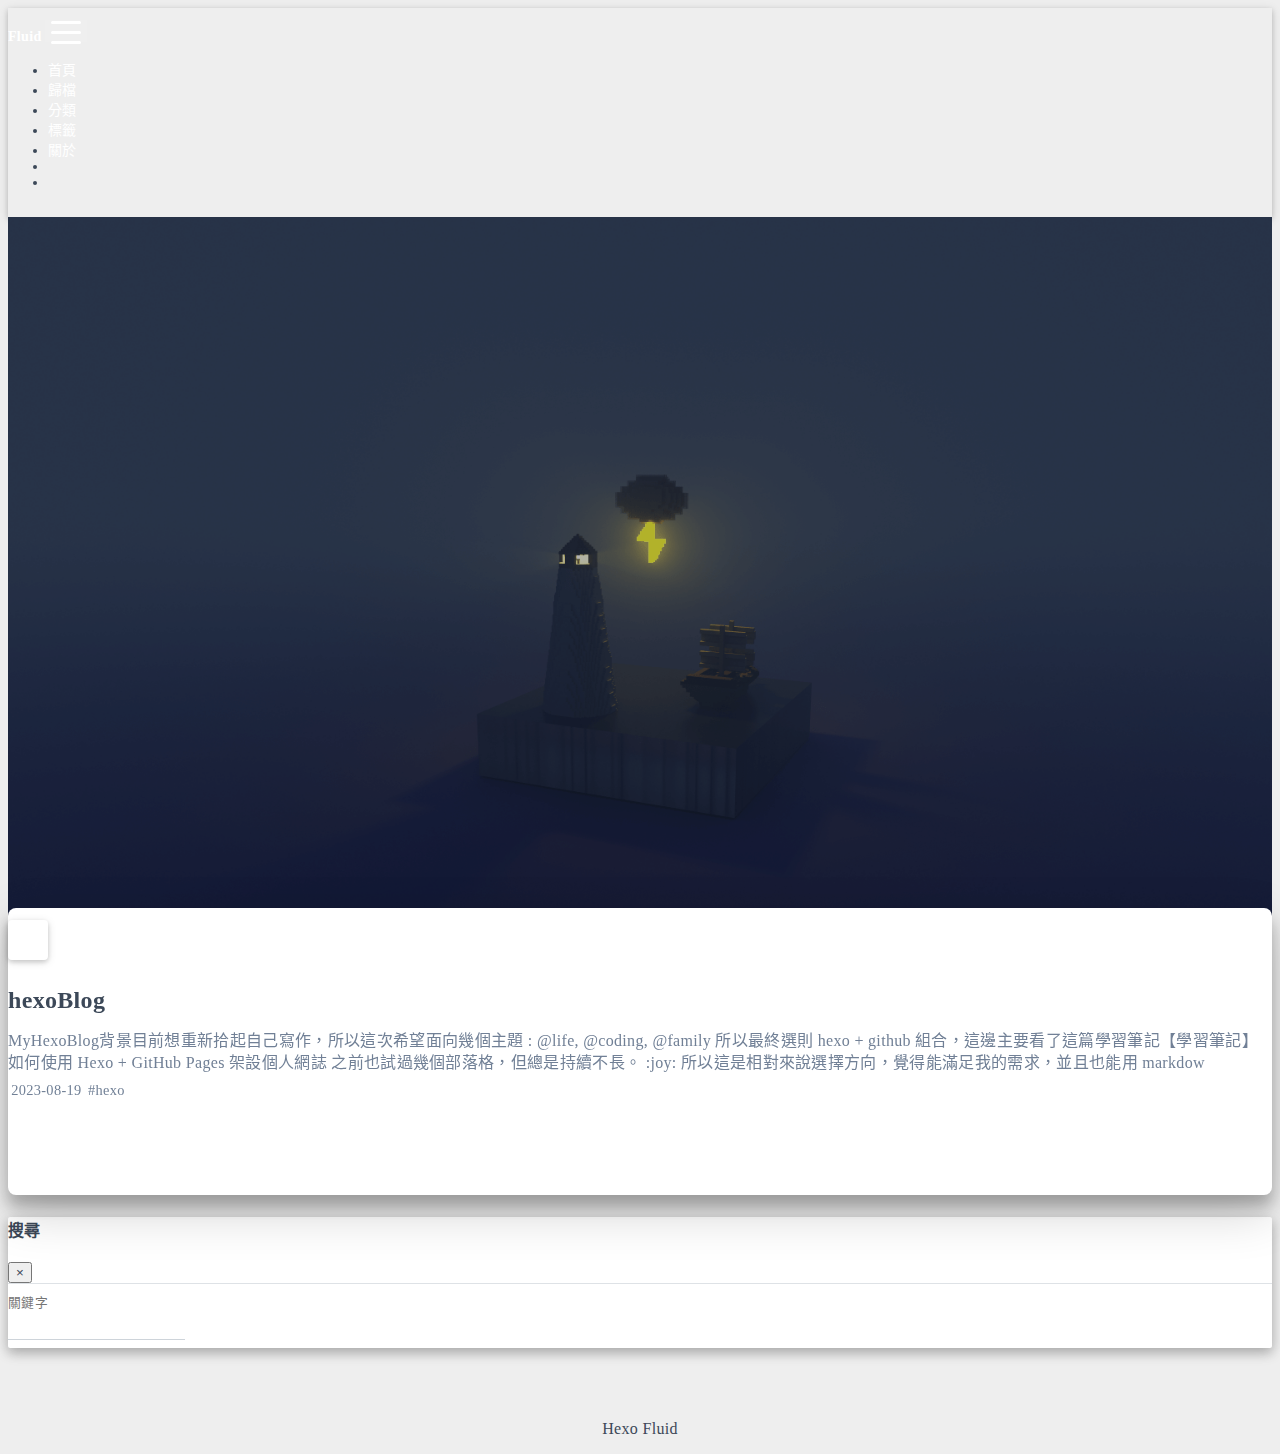
<file: index.html>
<!DOCTYPE html>
<html lang="zh-TW" data-default-color-scheme=auto>



<head>
  <meta charset="UTF-8">
  <link rel="apple-touch-icon" sizes="76x76" href="/img/fluid.png">
  <link rel="icon" href="/img/fluid.png">
  <meta name="viewport" content="width=device-width, initial-scale=1.0, maximum-scale=5.0, shrink-to-fit=no">
  <meta http-equiv="x-ua-compatible" content="ie=edge">
  
  <meta name="theme-color" content="#2f4154">
  <meta name="author" content="John Doe">
  <meta name="keywords" content="">
  
    <meta property="og:type" content="website">
<meta property="og:title" content="Hexo">
<meta property="og:url" content="http://example.com/index.html">
<meta property="og:site_name" content="Hexo">
<meta property="og:locale" content="zh_TW">
<meta property="article:author" content="John Doe">
<meta name="twitter:card" content="summary_large_image">
  
  
  
  <title>Hexo</title>

  <link  rel="stylesheet" href="https://lib.baomitu.com/twitter-bootstrap/4.6.1/css/bootstrap.min.css" />





<!-- 主题依赖的图标库，不要自行修改 -->
<!-- Do not modify the link that theme dependent icons -->

<link rel="stylesheet" href="//at.alicdn.com/t/font_1749284_hj8rtnfg7um.css">



<link rel="stylesheet" href="//at.alicdn.com/t/font_1736178_lbnruvf0jn.css">


<link  rel="stylesheet" href="/css/main.css" />


  <link id="highlight-css" rel="stylesheet" href="/css/highlight.css" />
  
    <link id="highlight-css-dark" rel="stylesheet" href="/css/highlight-dark.css" />
  




  <script id="fluid-configs">
    var Fluid = window.Fluid || {};
    Fluid.ctx = Object.assign({}, Fluid.ctx)
    var CONFIG = {"hostname":"example.com","root":"/","version":"1.9.5-a","typing":{"enable":true,"typeSpeed":70,"cursorChar":"_","loop":false,"scope":[]},"anchorjs":{"enable":true,"element":"h1,h2,h3,h4,h5,h6","placement":"left","visible":"hover","icon":""},"progressbar":{"enable":true,"height_px":3,"color":"#29d","options":{"showSpinner":false,"trickleSpeed":100}},"code_language":{"enable":true,"default":"TEXT"},"copy_btn":true,"image_caption":{"enable":true},"image_zoom":{"enable":true,"img_url_replace":["",""]},"toc":{"enable":true,"placement":"right","headingSelector":"h1,h2,h3,h4,h5,h6","collapseDepth":0},"lazyload":{"enable":true,"loading_img":"/img/loading.gif","onlypost":false,"offset_factor":2},"web_analytics":{"enable":false,"follow_dnt":true,"baidu":null,"google":{"measurement_id":null},"tencent":{"sid":null,"cid":null},"woyaola":null,"cnzz":null,"leancloud":{"app_id":null,"app_key":null,"server_url":null,"path":"window.location.pathname","ignore_local":false}},"search_path":"/local-search.xml","include_content_in_search":true};

    if (CONFIG.web_analytics.follow_dnt) {
      var dntVal = navigator.doNotTrack || window.doNotTrack || navigator.msDoNotTrack;
      Fluid.ctx.dnt = dntVal && (dntVal.startsWith('1') || dntVal.startsWith('yes') || dntVal.startsWith('on'));
    }
  </script>
  <script  src="/js/utils.js" ></script>
  <script  src="/js/color-schema.js" ></script>
  


  
<meta name="generator" content="Hexo 6.3.0"></head>


<body>
  

  <header>
    

<div class="header-inner" style="height: 100vh;">
  <nav id="navbar" class="navbar fixed-top  navbar-expand-lg navbar-dark scrolling-navbar">
  <div class="container">
    <a class="navbar-brand" href="/">
      <strong>Fluid</strong>
    </a>

    <button id="navbar-toggler-btn" class="navbar-toggler" type="button" data-toggle="collapse"
            data-target="#navbarSupportedContent"
            aria-controls="navbarSupportedContent" aria-expanded="false" aria-label="Toggle navigation">
      <div class="animated-icon"><span></span><span></span><span></span></div>
    </button>

    <!-- Collapsible content -->
    <div class="collapse navbar-collapse" id="navbarSupportedContent">
      <ul class="navbar-nav ml-auto text-center">
        
          
          
          
          
            <li class="nav-item">
              <a class="nav-link" href="/">
                <i class="iconfont icon-home-fill"></i>
                <span>首頁</span>
              </a>
            </li>
          
        
          
          
          
          
            <li class="nav-item">
              <a class="nav-link" href="/archives/">
                <i class="iconfont icon-archive-fill"></i>
                <span>歸檔</span>
              </a>
            </li>
          
        
          
          
          
          
            <li class="nav-item">
              <a class="nav-link" href="/categories/">
                <i class="iconfont icon-category-fill"></i>
                <span>分類</span>
              </a>
            </li>
          
        
          
          
          
          
            <li class="nav-item">
              <a class="nav-link" href="/tags/">
                <i class="iconfont icon-tags-fill"></i>
                <span>標籤</span>
              </a>
            </li>
          
        
          
          
          
          
            <li class="nav-item">
              <a class="nav-link" href="/about/">
                <i class="iconfont icon-user-fill"></i>
                <span>關於</span>
              </a>
            </li>
          
        
        
          <li class="nav-item" id="search-btn">
            <a class="nav-link" target="_self" href="javascript:;" data-toggle="modal" data-target="#modalSearch" aria-label="Search">
              <i class="iconfont icon-search"></i>
            </a>
          </li>
          
        
        
          <li class="nav-item" id="color-toggle-btn">
            <a class="nav-link" target="_self" href="javascript:;" aria-label="Color Toggle">
              <i class="iconfont icon-dark" id="color-toggle-icon"></i>
            </a>
          </li>
        
      </ul>
    </div>
  </div>
</nav>

  

<div id="banner" class="banner" parallax=true
     style="background: url('/img/default.png') no-repeat center center; background-size: cover;">
  <div class="full-bg-img">
    <div class="mask flex-center" style="background-color: rgba(0, 0, 0, 0.3)">
      <div class="banner-text text-center fade-in-up">
        <div class="h2">
          
            <span id="subtitle" data-typed-text="An elegant Material-Design theme for Hexo"></span>
          
        </div>

        
      </div>

      
        <div class="scroll-down-bar">
          <i class="iconfont icon-arrowdown"></i>
        </div>
      
    </div>
  </div>
</div>

</div>

  </header>

  <main>
    
      <div class="container nopadding-x-md">
        <div id="board"
          style="margin-top: 0">
          
          <div class="container">
            <div class="row">
              <div class="col-12 col-md-10 m-auto">
                


  <div class="row mx-auto index-card">
    
    
    <article class="col-12 col-md-12 mx-auto index-info">
      <h2 class="index-header">
        
        <a href="/2023/08/19/hexoBlog/" target="_self">
          hexoBlog
        </a>
      </h2>

      
      <a class="index-excerpt index-excerpt__noimg" href="/2023/08/19/hexoBlog/" target="_self">
        <div>
          MyHexoBlog背景目前想重新拾起自己寫作，所以這次希望面向幾個主題 :  @life, @coding, @family 所以最終選則 hexo + github 組合，這邊主要看了這篇學習筆記【學習筆記】如何使用 Hexo + GitHub Pages 架設個人網誌 之前也試過幾個部落格，但總是持續不長。 :joy: 所以這是相對來說選擇方向，覺得能滿足我的需求，並且也能用 markdow
        </div>
      </a>

      <div class="index-btm post-metas">
        
          <div class="post-meta mr-3">
            <i class="iconfont icon-date"></i>
            <time datetime="2023-08-19 20:01" pubdate>
              2023-08-19
            </time>
          </div>
        
        
        
          <div class="post-meta">
            <i class="iconfont icon-tags"></i>
            
              <a href="/tags/hexo/">#hexo</a>
            
          </div>
        
      </div>
    </article>
  </div>





              </div>
            </div>
          </div>
        </div>
      </div>
    

    
      <a id="scroll-top-button" aria-label="TOP" href="#" role="button">
        <i class="iconfont icon-arrowup" aria-hidden="true"></i>
      </a>
    

    
      <div class="modal fade" id="modalSearch" tabindex="-1" role="dialog" aria-labelledby="ModalLabel"
     aria-hidden="true">
  <div class="modal-dialog modal-dialog-scrollable modal-lg" role="document">
    <div class="modal-content">
      <div class="modal-header text-center">
        <h4 class="modal-title w-100 font-weight-bold">搜尋</h4>
        <button type="button" id="local-search-close" class="close" data-dismiss="modal" aria-label="Close">
          <span aria-hidden="true">&times;</span>
        </button>
      </div>
      <div class="modal-body mx-3">
        <div class="md-form mb-5">
          <input type="text" id="local-search-input" class="form-control validate">
          <label data-error="x" data-success="v" for="local-search-input">關鍵字</label>
        </div>
        <div class="list-group" id="local-search-result"></div>
      </div>
    </div>
  </div>
</div>

    

    
  </main>

  <footer>
    <div class="footer-inner">
  
    <div class="footer-content">
       <a href="https://hexo.io" target="_blank" rel="nofollow noopener"><span>Hexo</span></a> <i class="iconfont icon-love"></i> <a href="https://github.com/fluid-dev/hexo-theme-fluid" target="_blank" rel="nofollow noopener"><span>Fluid</span></a> 
    </div>
  
  
  
  
</div>

  </footer>

  <!-- Scripts -->
  
  <script  src="https://lib.baomitu.com/nprogress/0.2.0/nprogress.min.js" ></script>
  <link  rel="stylesheet" href="https://lib.baomitu.com/nprogress/0.2.0/nprogress.min.css" />

  <script>
    NProgress.configure({"showSpinner":false,"trickleSpeed":100})
    NProgress.start()
    window.addEventListener('load', function() {
      NProgress.done();
    })
  </script>


<script  src="https://lib.baomitu.com/jquery/3.6.4/jquery.min.js" ></script>
<script  src="https://lib.baomitu.com/twitter-bootstrap/4.6.1/js/bootstrap.min.js" ></script>
<script  src="/js/events.js" ></script>
<script  src="/js/plugins.js" ></script>


  <script  src="https://lib.baomitu.com/typed.js/2.0.12/typed.min.js" ></script>
  <script>
    (function (window, document) {
      var typing = Fluid.plugins.typing;
      var subtitle = document.getElementById('subtitle');
      if (!subtitle || !typing) {
        return;
      }
      var text = subtitle.getAttribute('data-typed-text');
      
        typing(text);
      
    })(window, document);
  </script>




  
    <script  src="/js/img-lazyload.js" ></script>
  




  <script  src="/js/local-search.js" ></script>





<!-- 主题的启动项，将它保持在最底部 -->
<!-- the boot of the theme, keep it at the bottom -->
<script  src="/js/boot.js" ></script>


  

  <noscript>
    <div class="noscript-warning">博客在允許 JavaScript 運行的環境下瀏覽效果更佳</div>
  </noscript>
</body>
</html>
</file>
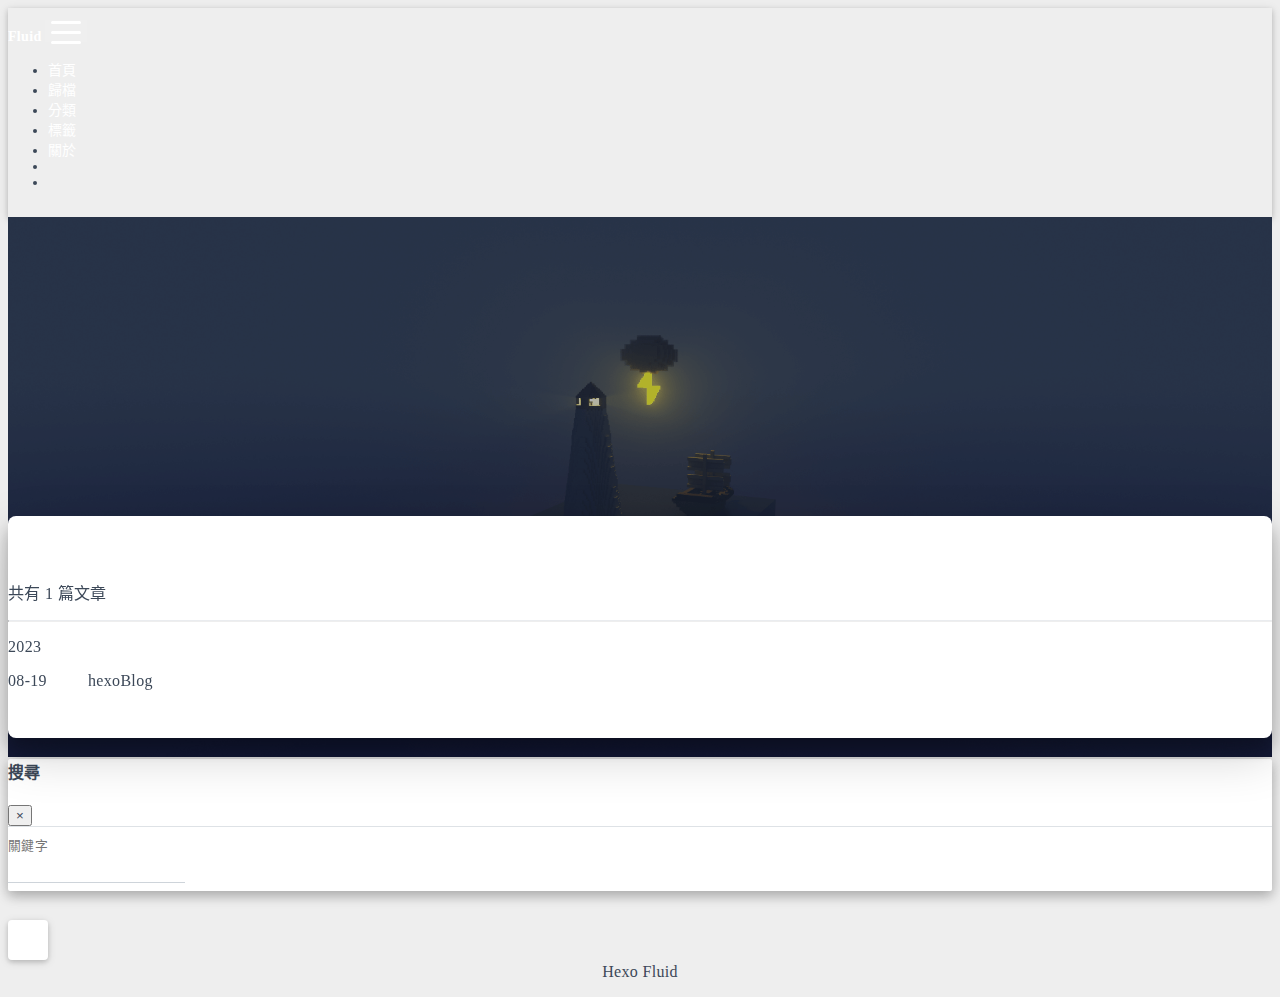
<file: archives/index.html>
<!DOCTYPE html>
<html lang="zh-TW" data-default-color-scheme=auto>



<head>
  <meta charset="UTF-8">
  <link rel="apple-touch-icon" sizes="76x76" href="/img/fluid.png">
  <link rel="icon" href="/img/fluid.png">
  <meta name="viewport" content="width=device-width, initial-scale=1.0, maximum-scale=5.0, shrink-to-fit=no">
  <meta http-equiv="x-ua-compatible" content="ie=edge">
  
  <meta name="theme-color" content="#2f4154">
  <meta name="author" content="John Doe">
  <meta name="keywords" content="">
  
    <meta property="og:type" content="website">
<meta property="og:title" content="歸檔">
<meta property="og:url" content="http://example.com/archives/index.html">
<meta property="og:site_name" content="Hexo">
<meta property="og:locale" content="zh_TW">
<meta property="article:author" content="John Doe">
<meta name="twitter:card" content="summary_large_image">
  
  
  
  <title>歸檔 - Hexo</title>

  <link  rel="stylesheet" href="https://lib.baomitu.com/twitter-bootstrap/4.6.1/css/bootstrap.min.css" />





<!-- 主题依赖的图标库，不要自行修改 -->
<!-- Do not modify the link that theme dependent icons -->

<link rel="stylesheet" href="//at.alicdn.com/t/font_1749284_hj8rtnfg7um.css">



<link rel="stylesheet" href="//at.alicdn.com/t/font_1736178_lbnruvf0jn.css">


<link  rel="stylesheet" href="/css/main.css" />


  <link id="highlight-css" rel="stylesheet" href="/css/highlight.css" />
  
    <link id="highlight-css-dark" rel="stylesheet" href="/css/highlight-dark.css" />
  




  <script id="fluid-configs">
    var Fluid = window.Fluid || {};
    Fluid.ctx = Object.assign({}, Fluid.ctx)
    var CONFIG = {"hostname":"example.com","root":"/","version":"1.9.5-a","typing":{"enable":true,"typeSpeed":70,"cursorChar":"_","loop":false,"scope":[]},"anchorjs":{"enable":true,"element":"h1,h2,h3,h4,h5,h6","placement":"left","visible":"hover","icon":""},"progressbar":{"enable":true,"height_px":3,"color":"#29d","options":{"showSpinner":false,"trickleSpeed":100}},"code_language":{"enable":true,"default":"TEXT"},"copy_btn":true,"image_caption":{"enable":true},"image_zoom":{"enable":true,"img_url_replace":["",""]},"toc":{"enable":true,"placement":"right","headingSelector":"h1,h2,h3,h4,h5,h6","collapseDepth":0},"lazyload":{"enable":true,"loading_img":"/img/loading.gif","onlypost":false,"offset_factor":2},"web_analytics":{"enable":false,"follow_dnt":true,"baidu":null,"google":{"measurement_id":null},"tencent":{"sid":null,"cid":null},"woyaola":null,"cnzz":null,"leancloud":{"app_id":null,"app_key":null,"server_url":null,"path":"window.location.pathname","ignore_local":false}},"search_path":"/local-search.xml","include_content_in_search":true};

    if (CONFIG.web_analytics.follow_dnt) {
      var dntVal = navigator.doNotTrack || window.doNotTrack || navigator.msDoNotTrack;
      Fluid.ctx.dnt = dntVal && (dntVal.startsWith('1') || dntVal.startsWith('yes') || dntVal.startsWith('on'));
    }
  </script>
  <script  src="/js/utils.js" ></script>
  <script  src="/js/color-schema.js" ></script>
  


  
<meta name="generator" content="Hexo 6.3.0"></head>


<body>
  

  <header>
    

<div class="header-inner" style="height: 60vh;">
  <nav id="navbar" class="navbar fixed-top  navbar-expand-lg navbar-dark scrolling-navbar">
  <div class="container">
    <a class="navbar-brand" href="/">
      <strong>Fluid</strong>
    </a>

    <button id="navbar-toggler-btn" class="navbar-toggler" type="button" data-toggle="collapse"
            data-target="#navbarSupportedContent"
            aria-controls="navbarSupportedContent" aria-expanded="false" aria-label="Toggle navigation">
      <div class="animated-icon"><span></span><span></span><span></span></div>
    </button>

    <!-- Collapsible content -->
    <div class="collapse navbar-collapse" id="navbarSupportedContent">
      <ul class="navbar-nav ml-auto text-center">
        
          
          
          
          
            <li class="nav-item">
              <a class="nav-link" href="/">
                <i class="iconfont icon-home-fill"></i>
                <span>首頁</span>
              </a>
            </li>
          
        
          
          
          
          
            <li class="nav-item">
              <a class="nav-link" href="/archives/">
                <i class="iconfont icon-archive-fill"></i>
                <span>歸檔</span>
              </a>
            </li>
          
        
          
          
          
          
            <li class="nav-item">
              <a class="nav-link" href="/categories/">
                <i class="iconfont icon-category-fill"></i>
                <span>分類</span>
              </a>
            </li>
          
        
          
          
          
          
            <li class="nav-item">
              <a class="nav-link" href="/tags/">
                <i class="iconfont icon-tags-fill"></i>
                <span>標籤</span>
              </a>
            </li>
          
        
          
          
          
          
            <li class="nav-item">
              <a class="nav-link" href="/about/">
                <i class="iconfont icon-user-fill"></i>
                <span>關於</span>
              </a>
            </li>
          
        
        
          <li class="nav-item" id="search-btn">
            <a class="nav-link" target="_self" href="javascript:;" data-toggle="modal" data-target="#modalSearch" aria-label="Search">
              <i class="iconfont icon-search"></i>
            </a>
          </li>
          
        
        
          <li class="nav-item" id="color-toggle-btn">
            <a class="nav-link" target="_self" href="javascript:;" aria-label="Color Toggle">
              <i class="iconfont icon-dark" id="color-toggle-icon"></i>
            </a>
          </li>
        
      </ul>
    </div>
  </div>
</nav>

  

<div id="banner" class="banner" parallax=true
     style="background: url('/img/default.png') no-repeat center center; background-size: cover;">
  <div class="full-bg-img">
    <div class="mask flex-center" style="background-color: rgba(0, 0, 0, 0.3)">
      <div class="banner-text text-center fade-in-up">
        <div class="h2">
          
            <span id="subtitle" data-typed-text="歸檔"></span>
          
        </div>

        
      </div>

      
    </div>
  </div>
</div>

</div>

  </header>

  <main>
    
      <div class="container nopadding-x-md">
        <div id="board"
          >
          
          <div class="container">
            <div class="row">
              <div class="col-12 col-md-10 m-auto">
                

<div class="list-group">
  <p class="h4">共有 1 篇文章</p>
  <hr>
  
  
    
      
      <p class="h5">2023</p>
    
    <a href="/2023/08/19/hexoBlog/" class="list-group-item list-group-item-action">
      <time>08-19</time>
      <div class="list-group-item-title">hexoBlog</div>
    </a>
  
</div>





              </div>
            </div>
          </div>
        </div>
      </div>
    

    
      <a id="scroll-top-button" aria-label="TOP" href="#" role="button">
        <i class="iconfont icon-arrowup" aria-hidden="true"></i>
      </a>
    

    
      <div class="modal fade" id="modalSearch" tabindex="-1" role="dialog" aria-labelledby="ModalLabel"
     aria-hidden="true">
  <div class="modal-dialog modal-dialog-scrollable modal-lg" role="document">
    <div class="modal-content">
      <div class="modal-header text-center">
        <h4 class="modal-title w-100 font-weight-bold">搜尋</h4>
        <button type="button" id="local-search-close" class="close" data-dismiss="modal" aria-label="Close">
          <span aria-hidden="true">&times;</span>
        </button>
      </div>
      <div class="modal-body mx-3">
        <div class="md-form mb-5">
          <input type="text" id="local-search-input" class="form-control validate">
          <label data-error="x" data-success="v" for="local-search-input">關鍵字</label>
        </div>
        <div class="list-group" id="local-search-result"></div>
      </div>
    </div>
  </div>
</div>

    

    
  </main>

  <footer>
    <div class="footer-inner">
  
    <div class="footer-content">
       <a href="https://hexo.io" target="_blank" rel="nofollow noopener"><span>Hexo</span></a> <i class="iconfont icon-love"></i> <a href="https://github.com/fluid-dev/hexo-theme-fluid" target="_blank" rel="nofollow noopener"><span>Fluid</span></a> 
    </div>
  
  
  
  
</div>

  </footer>

  <!-- Scripts -->
  
  <script  src="https://lib.baomitu.com/nprogress/0.2.0/nprogress.min.js" ></script>
  <link  rel="stylesheet" href="https://lib.baomitu.com/nprogress/0.2.0/nprogress.min.css" />

  <script>
    NProgress.configure({"showSpinner":false,"trickleSpeed":100})
    NProgress.start()
    window.addEventListener('load', function() {
      NProgress.done();
    })
  </script>


<script  src="https://lib.baomitu.com/jquery/3.6.4/jquery.min.js" ></script>
<script  src="https://lib.baomitu.com/twitter-bootstrap/4.6.1/js/bootstrap.min.js" ></script>
<script  src="/js/events.js" ></script>
<script  src="/js/plugins.js" ></script>


  <script  src="https://lib.baomitu.com/typed.js/2.0.12/typed.min.js" ></script>
  <script>
    (function (window, document) {
      var typing = Fluid.plugins.typing;
      var subtitle = document.getElementById('subtitle');
      if (!subtitle || !typing) {
        return;
      }
      var text = subtitle.getAttribute('data-typed-text');
      
        typing(text);
      
    })(window, document);
  </script>




  
    <script  src="/js/img-lazyload.js" ></script>
  




  <script  src="/js/local-search.js" ></script>





<!-- 主题的启动项，将它保持在最底部 -->
<!-- the boot of the theme, keep it at the bottom -->
<script  src="/js/boot.js" ></script>


  

  <noscript>
    <div class="noscript-warning">博客在允許 JavaScript 運行的環境下瀏覽效果更佳</div>
  </noscript>
</body>
</html>
</file>
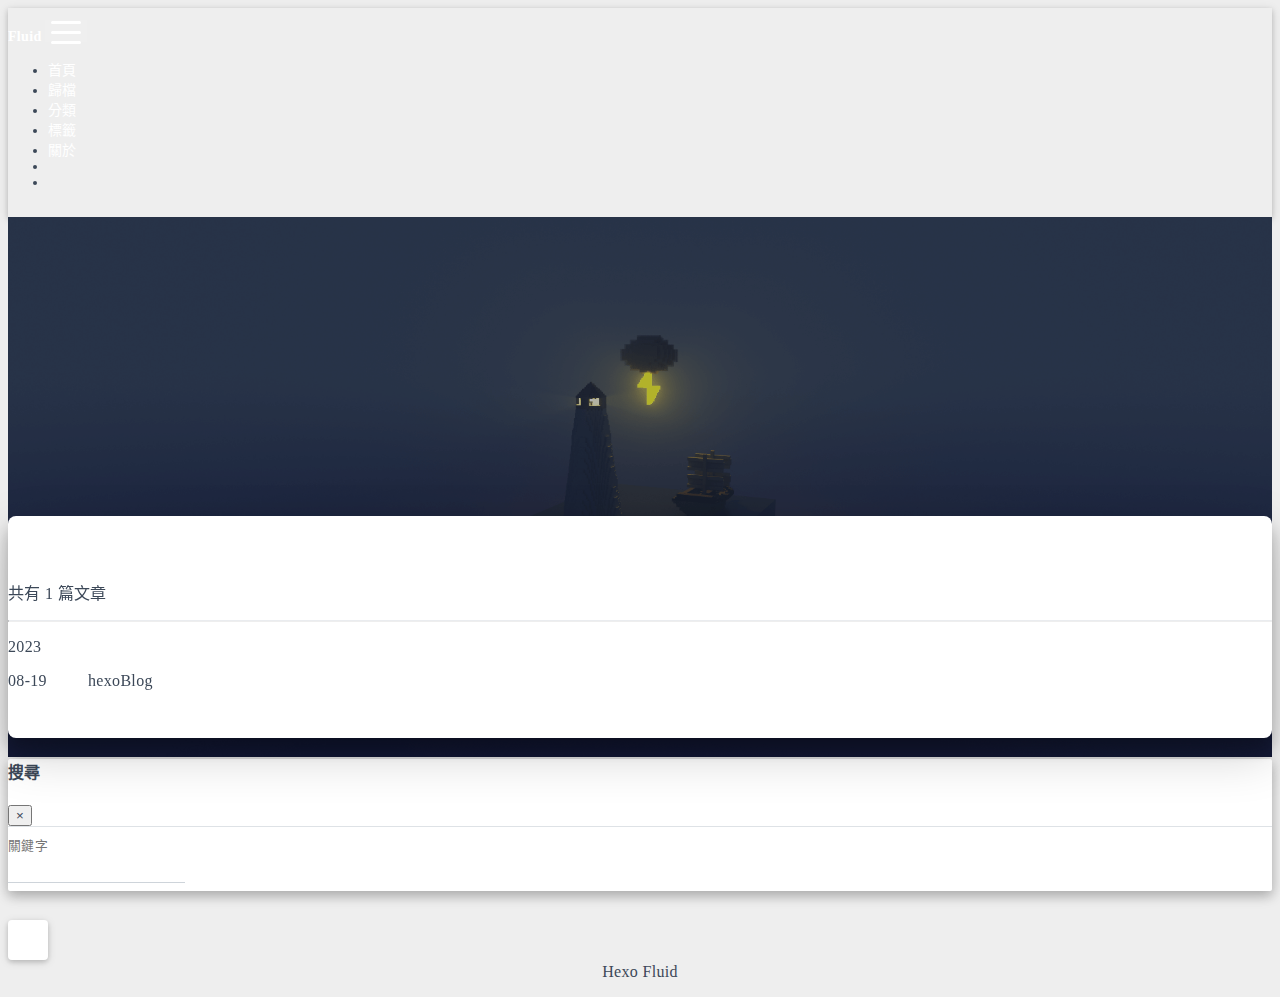
<file: archives/2023/index.html>
<!DOCTYPE html>
<html lang="zh-TW" data-default-color-scheme=auto>



<head>
  <meta charset="UTF-8">
  <link rel="apple-touch-icon" sizes="76x76" href="/img/fluid.png">
  <link rel="icon" href="/img/fluid.png">
  <meta name="viewport" content="width=device-width, initial-scale=1.0, maximum-scale=5.0, shrink-to-fit=no">
  <meta http-equiv="x-ua-compatible" content="ie=edge">
  
  <meta name="theme-color" content="#2f4154">
  <meta name="author" content="John Doe">
  <meta name="keywords" content="">
  
    <meta property="og:type" content="website">
<meta property="og:title" content="歸檔">
<meta property="og:url" content="http://example.com/archives/2023/index.html">
<meta property="og:site_name" content="Hexo">
<meta property="og:locale" content="zh_TW">
<meta property="article:author" content="John Doe">
<meta name="twitter:card" content="summary_large_image">
  
  
  
  <title>歸檔 - Hexo</title>

  <link  rel="stylesheet" href="https://lib.baomitu.com/twitter-bootstrap/4.6.1/css/bootstrap.min.css" />





<!-- 主题依赖的图标库，不要自行修改 -->
<!-- Do not modify the link that theme dependent icons -->

<link rel="stylesheet" href="//at.alicdn.com/t/font_1749284_hj8rtnfg7um.css">



<link rel="stylesheet" href="//at.alicdn.com/t/font_1736178_lbnruvf0jn.css">


<link  rel="stylesheet" href="/css/main.css" />


  <link id="highlight-css" rel="stylesheet" href="/css/highlight.css" />
  
    <link id="highlight-css-dark" rel="stylesheet" href="/css/highlight-dark.css" />
  




  <script id="fluid-configs">
    var Fluid = window.Fluid || {};
    Fluid.ctx = Object.assign({}, Fluid.ctx)
    var CONFIG = {"hostname":"example.com","root":"/","version":"1.9.5-a","typing":{"enable":true,"typeSpeed":70,"cursorChar":"_","loop":false,"scope":[]},"anchorjs":{"enable":true,"element":"h1,h2,h3,h4,h5,h6","placement":"left","visible":"hover","icon":""},"progressbar":{"enable":true,"height_px":3,"color":"#29d","options":{"showSpinner":false,"trickleSpeed":100}},"code_language":{"enable":true,"default":"TEXT"},"copy_btn":true,"image_caption":{"enable":true},"image_zoom":{"enable":true,"img_url_replace":["",""]},"toc":{"enable":true,"placement":"right","headingSelector":"h1,h2,h3,h4,h5,h6","collapseDepth":0},"lazyload":{"enable":true,"loading_img":"/img/loading.gif","onlypost":false,"offset_factor":2},"web_analytics":{"enable":false,"follow_dnt":true,"baidu":null,"google":{"measurement_id":null},"tencent":{"sid":null,"cid":null},"woyaola":null,"cnzz":null,"leancloud":{"app_id":null,"app_key":null,"server_url":null,"path":"window.location.pathname","ignore_local":false}},"search_path":"/local-search.xml","include_content_in_search":true};

    if (CONFIG.web_analytics.follow_dnt) {
      var dntVal = navigator.doNotTrack || window.doNotTrack || navigator.msDoNotTrack;
      Fluid.ctx.dnt = dntVal && (dntVal.startsWith('1') || dntVal.startsWith('yes') || dntVal.startsWith('on'));
    }
  </script>
  <script  src="/js/utils.js" ></script>
  <script  src="/js/color-schema.js" ></script>
  


  
<meta name="generator" content="Hexo 6.3.0"></head>


<body>
  

  <header>
    

<div class="header-inner" style="height: 60vh;">
  <nav id="navbar" class="navbar fixed-top  navbar-expand-lg navbar-dark scrolling-navbar">
  <div class="container">
    <a class="navbar-brand" href="/">
      <strong>Fluid</strong>
    </a>

    <button id="navbar-toggler-btn" class="navbar-toggler" type="button" data-toggle="collapse"
            data-target="#navbarSupportedContent"
            aria-controls="navbarSupportedContent" aria-expanded="false" aria-label="Toggle navigation">
      <div class="animated-icon"><span></span><span></span><span></span></div>
    </button>

    <!-- Collapsible content -->
    <div class="collapse navbar-collapse" id="navbarSupportedContent">
      <ul class="navbar-nav ml-auto text-center">
        
          
          
          
          
            <li class="nav-item">
              <a class="nav-link" href="/">
                <i class="iconfont icon-home-fill"></i>
                <span>首頁</span>
              </a>
            </li>
          
        
          
          
          
          
            <li class="nav-item">
              <a class="nav-link" href="/archives/">
                <i class="iconfont icon-archive-fill"></i>
                <span>歸檔</span>
              </a>
            </li>
          
        
          
          
          
          
            <li class="nav-item">
              <a class="nav-link" href="/categories/">
                <i class="iconfont icon-category-fill"></i>
                <span>分類</span>
              </a>
            </li>
          
        
          
          
          
          
            <li class="nav-item">
              <a class="nav-link" href="/tags/">
                <i class="iconfont icon-tags-fill"></i>
                <span>標籤</span>
              </a>
            </li>
          
        
          
          
          
          
            <li class="nav-item">
              <a class="nav-link" href="/about/">
                <i class="iconfont icon-user-fill"></i>
                <span>關於</span>
              </a>
            </li>
          
        
        
          <li class="nav-item" id="search-btn">
            <a class="nav-link" target="_self" href="javascript:;" data-toggle="modal" data-target="#modalSearch" aria-label="Search">
              <i class="iconfont icon-search"></i>
            </a>
          </li>
          
        
        
          <li class="nav-item" id="color-toggle-btn">
            <a class="nav-link" target="_self" href="javascript:;" aria-label="Color Toggle">
              <i class="iconfont icon-dark" id="color-toggle-icon"></i>
            </a>
          </li>
        
      </ul>
    </div>
  </div>
</nav>

  

<div id="banner" class="banner" parallax=true
     style="background: url('/img/default.png') no-repeat center center; background-size: cover;">
  <div class="full-bg-img">
    <div class="mask flex-center" style="background-color: rgba(0, 0, 0, 0.3)">
      <div class="banner-text text-center fade-in-up">
        <div class="h2">
          
            <span id="subtitle" data-typed-text="歸檔"></span>
          
        </div>

        
      </div>

      
    </div>
  </div>
</div>

</div>

  </header>

  <main>
    
      <div class="container nopadding-x-md">
        <div id="board"
          >
          
          <div class="container">
            <div class="row">
              <div class="col-12 col-md-10 m-auto">
                

<div class="list-group">
  <p class="h4">共有 1 篇文章</p>
  <hr>
  
  
    
      
      <p class="h5">2023</p>
    
    <a href="/2023/08/19/hexoBlog/" class="list-group-item list-group-item-action">
      <time>08-19</time>
      <div class="list-group-item-title">hexoBlog</div>
    </a>
  
</div>





              </div>
            </div>
          </div>
        </div>
      </div>
    

    
      <a id="scroll-top-button" aria-label="TOP" href="#" role="button">
        <i class="iconfont icon-arrowup" aria-hidden="true"></i>
      </a>
    

    
      <div class="modal fade" id="modalSearch" tabindex="-1" role="dialog" aria-labelledby="ModalLabel"
     aria-hidden="true">
  <div class="modal-dialog modal-dialog-scrollable modal-lg" role="document">
    <div class="modal-content">
      <div class="modal-header text-center">
        <h4 class="modal-title w-100 font-weight-bold">搜尋</h4>
        <button type="button" id="local-search-close" class="close" data-dismiss="modal" aria-label="Close">
          <span aria-hidden="true">&times;</span>
        </button>
      </div>
      <div class="modal-body mx-3">
        <div class="md-form mb-5">
          <input type="text" id="local-search-input" class="form-control validate">
          <label data-error="x" data-success="v" for="local-search-input">關鍵字</label>
        </div>
        <div class="list-group" id="local-search-result"></div>
      </div>
    </div>
  </div>
</div>

    

    
  </main>

  <footer>
    <div class="footer-inner">
  
    <div class="footer-content">
       <a href="https://hexo.io" target="_blank" rel="nofollow noopener"><span>Hexo</span></a> <i class="iconfont icon-love"></i> <a href="https://github.com/fluid-dev/hexo-theme-fluid" target="_blank" rel="nofollow noopener"><span>Fluid</span></a> 
    </div>
  
  
  
  
</div>

  </footer>

  <!-- Scripts -->
  
  <script  src="https://lib.baomitu.com/nprogress/0.2.0/nprogress.min.js" ></script>
  <link  rel="stylesheet" href="https://lib.baomitu.com/nprogress/0.2.0/nprogress.min.css" />

  <script>
    NProgress.configure({"showSpinner":false,"trickleSpeed":100})
    NProgress.start()
    window.addEventListener('load', function() {
      NProgress.done();
    })
  </script>


<script  src="https://lib.baomitu.com/jquery/3.6.4/jquery.min.js" ></script>
<script  src="https://lib.baomitu.com/twitter-bootstrap/4.6.1/js/bootstrap.min.js" ></script>
<script  src="/js/events.js" ></script>
<script  src="/js/plugins.js" ></script>


  <script  src="https://lib.baomitu.com/typed.js/2.0.12/typed.min.js" ></script>
  <script>
    (function (window, document) {
      var typing = Fluid.plugins.typing;
      var subtitle = document.getElementById('subtitle');
      if (!subtitle || !typing) {
        return;
      }
      var text = subtitle.getAttribute('data-typed-text');
      
        typing(text);
      
    })(window, document);
  </script>




  
    <script  src="/js/img-lazyload.js" ></script>
  




  <script  src="/js/local-search.js" ></script>





<!-- 主题的启动项，将它保持在最底部 -->
<!-- the boot of the theme, keep it at the bottom -->
<script  src="/js/boot.js" ></script>


  

  <noscript>
    <div class="noscript-warning">博客在允許 JavaScript 運行的環境下瀏覽效果更佳</div>
  </noscript>
</body>
</html>
</file>
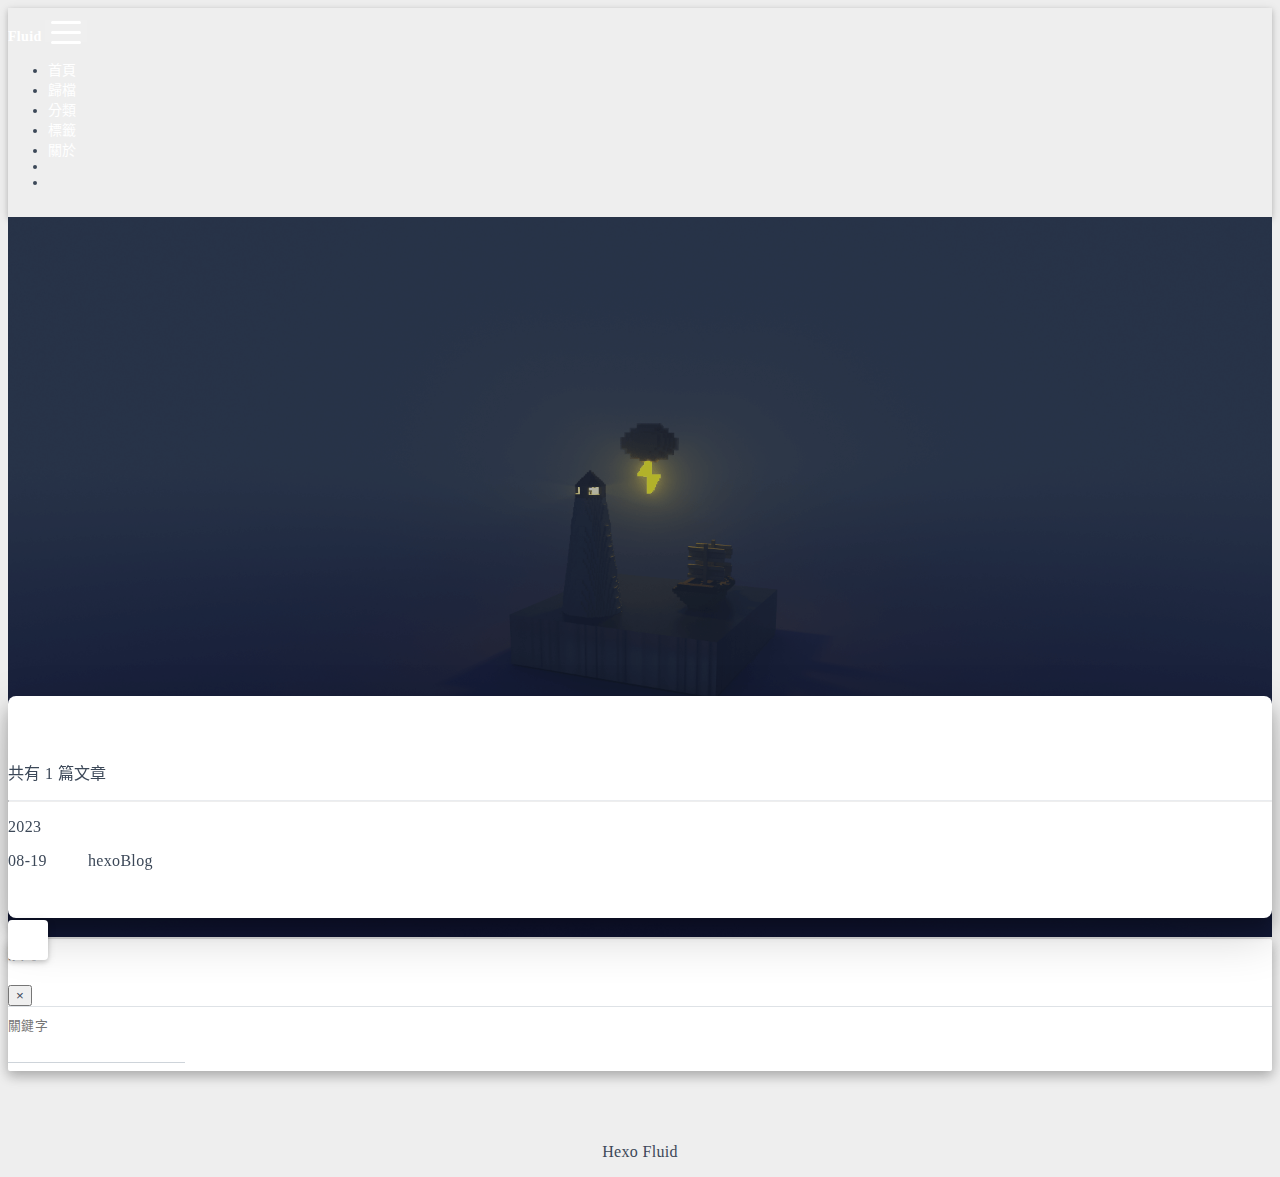
<file: tags/hexo/index.html>
<!DOCTYPE html>
<html lang="zh-TW" data-default-color-scheme=auto>



<head>
  <meta charset="UTF-8">
  <link rel="apple-touch-icon" sizes="76x76" href="/img/fluid.png">
  <link rel="icon" href="/img/fluid.png">
  <meta name="viewport" content="width=device-width, initial-scale=1.0, maximum-scale=5.0, shrink-to-fit=no">
  <meta http-equiv="x-ua-compatible" content="ie=edge">
  
  <meta name="theme-color" content="#2f4154">
  <meta name="author" content="John Doe">
  <meta name="keywords" content="">
  
    <meta property="og:type" content="website">
<meta property="og:title" content="標籤 - hexo">
<meta property="og:url" content="http://example.com/tags/hexo/index.html">
<meta property="og:site_name" content="Hexo">
<meta property="og:locale" content="zh_TW">
<meta property="article:author" content="John Doe">
<meta name="twitter:card" content="summary_large_image">
  
  
  
  <title>標籤 - hexo - Hexo</title>

  <link  rel="stylesheet" href="https://lib.baomitu.com/twitter-bootstrap/4.6.1/css/bootstrap.min.css" />





<!-- 主题依赖的图标库，不要自行修改 -->
<!-- Do not modify the link that theme dependent icons -->

<link rel="stylesheet" href="//at.alicdn.com/t/font_1749284_hj8rtnfg7um.css">



<link rel="stylesheet" href="//at.alicdn.com/t/font_1736178_lbnruvf0jn.css">


<link  rel="stylesheet" href="/css/main.css" />


  <link id="highlight-css" rel="stylesheet" href="/css/highlight.css" />
  
    <link id="highlight-css-dark" rel="stylesheet" href="/css/highlight-dark.css" />
  




  <script id="fluid-configs">
    var Fluid = window.Fluid || {};
    Fluid.ctx = Object.assign({}, Fluid.ctx)
    var CONFIG = {"hostname":"example.com","root":"/","version":"1.9.5-a","typing":{"enable":true,"typeSpeed":70,"cursorChar":"_","loop":false,"scope":[]},"anchorjs":{"enable":true,"element":"h1,h2,h3,h4,h5,h6","placement":"left","visible":"hover","icon":""},"progressbar":{"enable":true,"height_px":3,"color":"#29d","options":{"showSpinner":false,"trickleSpeed":100}},"code_language":{"enable":true,"default":"TEXT"},"copy_btn":true,"image_caption":{"enable":true},"image_zoom":{"enable":true,"img_url_replace":["",""]},"toc":{"enable":true,"placement":"right","headingSelector":"h1,h2,h3,h4,h5,h6","collapseDepth":0},"lazyload":{"enable":true,"loading_img":"/img/loading.gif","onlypost":false,"offset_factor":2},"web_analytics":{"enable":false,"follow_dnt":true,"baidu":null,"google":{"measurement_id":null},"tencent":{"sid":null,"cid":null},"woyaola":null,"cnzz":null,"leancloud":{"app_id":null,"app_key":null,"server_url":null,"path":"window.location.pathname","ignore_local":false}},"search_path":"/local-search.xml","include_content_in_search":true};

    if (CONFIG.web_analytics.follow_dnt) {
      var dntVal = navigator.doNotTrack || window.doNotTrack || navigator.msDoNotTrack;
      Fluid.ctx.dnt = dntVal && (dntVal.startsWith('1') || dntVal.startsWith('yes') || dntVal.startsWith('on'));
    }
  </script>
  <script  src="/js/utils.js" ></script>
  <script  src="/js/color-schema.js" ></script>
  


  
<meta name="generator" content="Hexo 6.3.0"></head>


<body>
  

  <header>
    

<div class="header-inner" style="height: 80vh;">
  <nav id="navbar" class="navbar fixed-top  navbar-expand-lg navbar-dark scrolling-navbar">
  <div class="container">
    <a class="navbar-brand" href="/">
      <strong>Fluid</strong>
    </a>

    <button id="navbar-toggler-btn" class="navbar-toggler" type="button" data-toggle="collapse"
            data-target="#navbarSupportedContent"
            aria-controls="navbarSupportedContent" aria-expanded="false" aria-label="Toggle navigation">
      <div class="animated-icon"><span></span><span></span><span></span></div>
    </button>

    <!-- Collapsible content -->
    <div class="collapse navbar-collapse" id="navbarSupportedContent">
      <ul class="navbar-nav ml-auto text-center">
        
          
          
          
          
            <li class="nav-item">
              <a class="nav-link" href="/">
                <i class="iconfont icon-home-fill"></i>
                <span>首頁</span>
              </a>
            </li>
          
        
          
          
          
          
            <li class="nav-item">
              <a class="nav-link" href="/archives/">
                <i class="iconfont icon-archive-fill"></i>
                <span>歸檔</span>
              </a>
            </li>
          
        
          
          
          
          
            <li class="nav-item">
              <a class="nav-link" href="/categories/">
                <i class="iconfont icon-category-fill"></i>
                <span>分類</span>
              </a>
            </li>
          
        
          
          
          
          
            <li class="nav-item">
              <a class="nav-link" href="/tags/">
                <i class="iconfont icon-tags-fill"></i>
                <span>標籤</span>
              </a>
            </li>
          
        
          
          
          
          
            <li class="nav-item">
              <a class="nav-link" href="/about/">
                <i class="iconfont icon-user-fill"></i>
                <span>關於</span>
              </a>
            </li>
          
        
        
          <li class="nav-item" id="search-btn">
            <a class="nav-link" target="_self" href="javascript:;" data-toggle="modal" data-target="#modalSearch" aria-label="Search">
              <i class="iconfont icon-search"></i>
            </a>
          </li>
          
        
        
          <li class="nav-item" id="color-toggle-btn">
            <a class="nav-link" target="_self" href="javascript:;" aria-label="Color Toggle">
              <i class="iconfont icon-dark" id="color-toggle-icon"></i>
            </a>
          </li>
        
      </ul>
    </div>
  </div>
</nav>

  

<div id="banner" class="banner" parallax=true
     style="background: url('/img/default.png') no-repeat center center; background-size: cover;">
  <div class="full-bg-img">
    <div class="mask flex-center" style="background-color: rgba(0, 0, 0, 0.3)">
      <div class="banner-text text-center fade-in-up">
        <div class="h2">
          
            <span id="subtitle" data-typed-text="標籤 - hexo"></span>
          
        </div>

        
      </div>

      
        <div class="scroll-down-bar">
          <i class="iconfont icon-arrowdown"></i>
        </div>
      
    </div>
  </div>
</div>

</div>

  </header>

  <main>
    
      <div class="container nopadding-x-md">
        <div id="board"
          >
          
          <div class="container">
            <div class="row">
              <div class="col-12 col-md-10 m-auto">
                

<div class="list-group">
  <p class="h4">共有 1 篇文章</p>
  <hr>
  
  
    
      
      <p class="h5">2023</p>
    
    <a href="/2023/08/19/hexoBlog/" class="list-group-item list-group-item-action">
      <time>08-19</time>
      <div class="list-group-item-title">hexoBlog</div>
    </a>
  
</div>





              </div>
            </div>
          </div>
        </div>
      </div>
    

    
      <a id="scroll-top-button" aria-label="TOP" href="#" role="button">
        <i class="iconfont icon-arrowup" aria-hidden="true"></i>
      </a>
    

    
      <div class="modal fade" id="modalSearch" tabindex="-1" role="dialog" aria-labelledby="ModalLabel"
     aria-hidden="true">
  <div class="modal-dialog modal-dialog-scrollable modal-lg" role="document">
    <div class="modal-content">
      <div class="modal-header text-center">
        <h4 class="modal-title w-100 font-weight-bold">搜尋</h4>
        <button type="button" id="local-search-close" class="close" data-dismiss="modal" aria-label="Close">
          <span aria-hidden="true">&times;</span>
        </button>
      </div>
      <div class="modal-body mx-3">
        <div class="md-form mb-5">
          <input type="text" id="local-search-input" class="form-control validate">
          <label data-error="x" data-success="v" for="local-search-input">關鍵字</label>
        </div>
        <div class="list-group" id="local-search-result"></div>
      </div>
    </div>
  </div>
</div>

    

    
  </main>

  <footer>
    <div class="footer-inner">
  
    <div class="footer-content">
       <a href="https://hexo.io" target="_blank" rel="nofollow noopener"><span>Hexo</span></a> <i class="iconfont icon-love"></i> <a href="https://github.com/fluid-dev/hexo-theme-fluid" target="_blank" rel="nofollow noopener"><span>Fluid</span></a> 
    </div>
  
  
  
  
</div>

  </footer>

  <!-- Scripts -->
  
  <script  src="https://lib.baomitu.com/nprogress/0.2.0/nprogress.min.js" ></script>
  <link  rel="stylesheet" href="https://lib.baomitu.com/nprogress/0.2.0/nprogress.min.css" />

  <script>
    NProgress.configure({"showSpinner":false,"trickleSpeed":100})
    NProgress.start()
    window.addEventListener('load', function() {
      NProgress.done();
    })
  </script>


<script  src="https://lib.baomitu.com/jquery/3.6.4/jquery.min.js" ></script>
<script  src="https://lib.baomitu.com/twitter-bootstrap/4.6.1/js/bootstrap.min.js" ></script>
<script  src="/js/events.js" ></script>
<script  src="/js/plugins.js" ></script>


  <script  src="https://lib.baomitu.com/typed.js/2.0.12/typed.min.js" ></script>
  <script>
    (function (window, document) {
      var typing = Fluid.plugins.typing;
      var subtitle = document.getElementById('subtitle');
      if (!subtitle || !typing) {
        return;
      }
      var text = subtitle.getAttribute('data-typed-text');
      
        typing(text);
      
    })(window, document);
  </script>




  
    <script  src="/js/img-lazyload.js" ></script>
  




  <script  src="/js/local-search.js" ></script>





<!-- 主题的启动项，将它保持在最底部 -->
<!-- the boot of the theme, keep it at the bottom -->
<script  src="/js/boot.js" ></script>


  

  <noscript>
    <div class="noscript-warning">博客在允許 JavaScript 運行的環境下瀏覽效果更佳</div>
  </noscript>
</body>
</html>
</file>
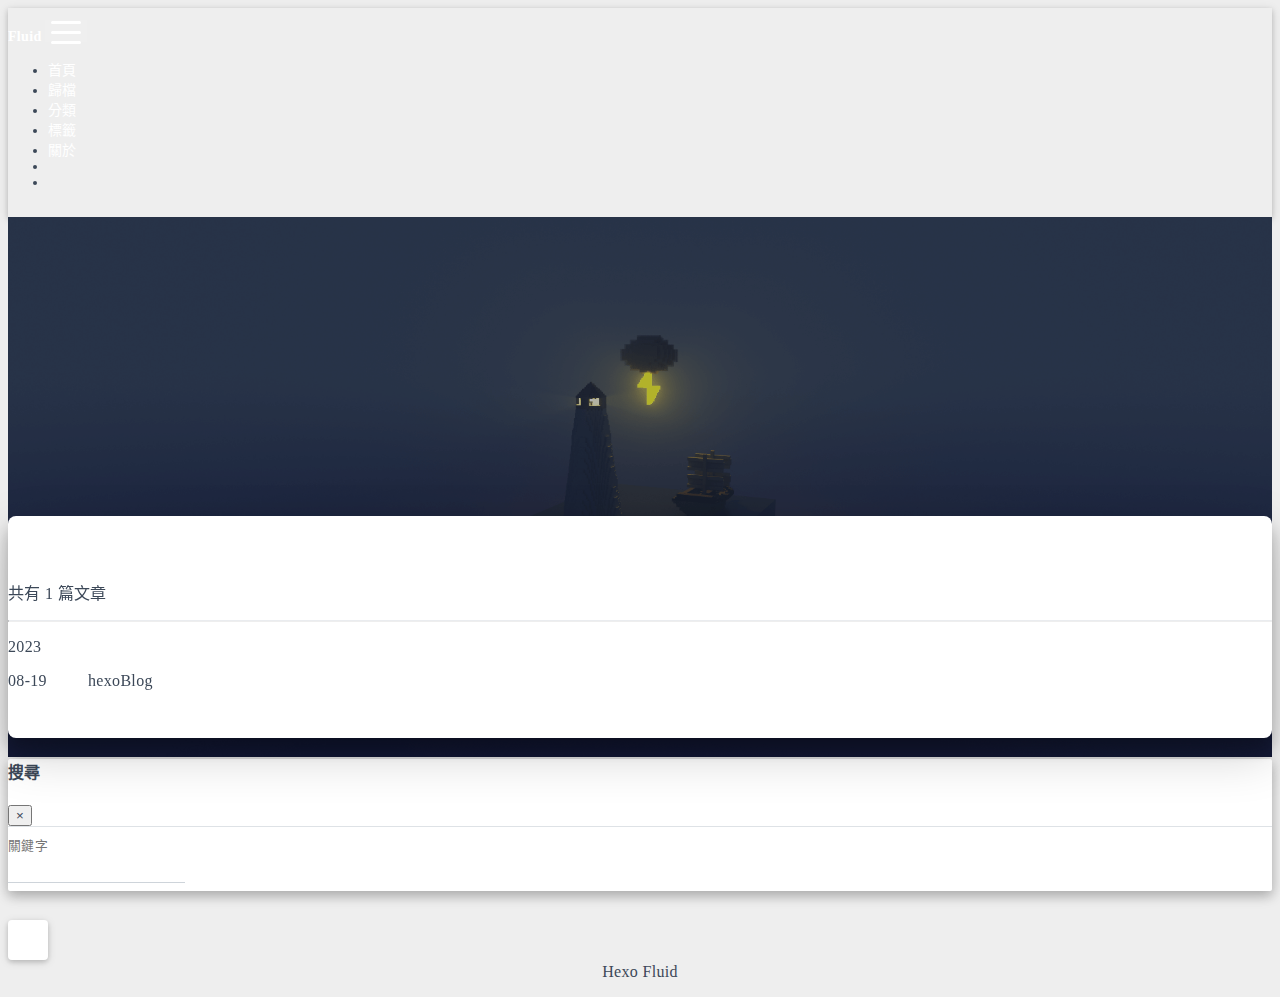
<file: archives/2023/08/index.html>
<!DOCTYPE html>
<html lang="zh-TW" data-default-color-scheme=auto>



<head>
  <meta charset="UTF-8">
  <link rel="apple-touch-icon" sizes="76x76" href="/img/fluid.png">
  <link rel="icon" href="/img/fluid.png">
  <meta name="viewport" content="width=device-width, initial-scale=1.0, maximum-scale=5.0, shrink-to-fit=no">
  <meta http-equiv="x-ua-compatible" content="ie=edge">
  
  <meta name="theme-color" content="#2f4154">
  <meta name="author" content="John Doe">
  <meta name="keywords" content="">
  
    <meta property="og:type" content="website">
<meta property="og:title" content="歸檔">
<meta property="og:url" content="http://example.com/archives/2023/08/index.html">
<meta property="og:site_name" content="Hexo">
<meta property="og:locale" content="zh_TW">
<meta property="article:author" content="John Doe">
<meta name="twitter:card" content="summary_large_image">
  
  
  
  <title>歸檔 - Hexo</title>

  <link  rel="stylesheet" href="https://lib.baomitu.com/twitter-bootstrap/4.6.1/css/bootstrap.min.css" />





<!-- 主题依赖的图标库，不要自行修改 -->
<!-- Do not modify the link that theme dependent icons -->

<link rel="stylesheet" href="//at.alicdn.com/t/font_1749284_hj8rtnfg7um.css">



<link rel="stylesheet" href="//at.alicdn.com/t/font_1736178_lbnruvf0jn.css">


<link  rel="stylesheet" href="/css/main.css" />


  <link id="highlight-css" rel="stylesheet" href="/css/highlight.css" />
  
    <link id="highlight-css-dark" rel="stylesheet" href="/css/highlight-dark.css" />
  




  <script id="fluid-configs">
    var Fluid = window.Fluid || {};
    Fluid.ctx = Object.assign({}, Fluid.ctx)
    var CONFIG = {"hostname":"example.com","root":"/","version":"1.9.5-a","typing":{"enable":true,"typeSpeed":70,"cursorChar":"_","loop":false,"scope":[]},"anchorjs":{"enable":true,"element":"h1,h2,h3,h4,h5,h6","placement":"left","visible":"hover","icon":""},"progressbar":{"enable":true,"height_px":3,"color":"#29d","options":{"showSpinner":false,"trickleSpeed":100}},"code_language":{"enable":true,"default":"TEXT"},"copy_btn":true,"image_caption":{"enable":true},"image_zoom":{"enable":true,"img_url_replace":["",""]},"toc":{"enable":true,"placement":"right","headingSelector":"h1,h2,h3,h4,h5,h6","collapseDepth":0},"lazyload":{"enable":true,"loading_img":"/img/loading.gif","onlypost":false,"offset_factor":2},"web_analytics":{"enable":false,"follow_dnt":true,"baidu":null,"google":{"measurement_id":null},"tencent":{"sid":null,"cid":null},"woyaola":null,"cnzz":null,"leancloud":{"app_id":null,"app_key":null,"server_url":null,"path":"window.location.pathname","ignore_local":false}},"search_path":"/local-search.xml","include_content_in_search":true};

    if (CONFIG.web_analytics.follow_dnt) {
      var dntVal = navigator.doNotTrack || window.doNotTrack || navigator.msDoNotTrack;
      Fluid.ctx.dnt = dntVal && (dntVal.startsWith('1') || dntVal.startsWith('yes') || dntVal.startsWith('on'));
    }
  </script>
  <script  src="/js/utils.js" ></script>
  <script  src="/js/color-schema.js" ></script>
  


  
<meta name="generator" content="Hexo 6.3.0"></head>


<body>
  

  <header>
    

<div class="header-inner" style="height: 60vh;">
  <nav id="navbar" class="navbar fixed-top  navbar-expand-lg navbar-dark scrolling-navbar">
  <div class="container">
    <a class="navbar-brand" href="/">
      <strong>Fluid</strong>
    </a>

    <button id="navbar-toggler-btn" class="navbar-toggler" type="button" data-toggle="collapse"
            data-target="#navbarSupportedContent"
            aria-controls="navbarSupportedContent" aria-expanded="false" aria-label="Toggle navigation">
      <div class="animated-icon"><span></span><span></span><span></span></div>
    </button>

    <!-- Collapsible content -->
    <div class="collapse navbar-collapse" id="navbarSupportedContent">
      <ul class="navbar-nav ml-auto text-center">
        
          
          
          
          
            <li class="nav-item">
              <a class="nav-link" href="/">
                <i class="iconfont icon-home-fill"></i>
                <span>首頁</span>
              </a>
            </li>
          
        
          
          
          
          
            <li class="nav-item">
              <a class="nav-link" href="/archives/">
                <i class="iconfont icon-archive-fill"></i>
                <span>歸檔</span>
              </a>
            </li>
          
        
          
          
          
          
            <li class="nav-item">
              <a class="nav-link" href="/categories/">
                <i class="iconfont icon-category-fill"></i>
                <span>分類</span>
              </a>
            </li>
          
        
          
          
          
          
            <li class="nav-item">
              <a class="nav-link" href="/tags/">
                <i class="iconfont icon-tags-fill"></i>
                <span>標籤</span>
              </a>
            </li>
          
        
          
          
          
          
            <li class="nav-item">
              <a class="nav-link" href="/about/">
                <i class="iconfont icon-user-fill"></i>
                <span>關於</span>
              </a>
            </li>
          
        
        
          <li class="nav-item" id="search-btn">
            <a class="nav-link" target="_self" href="javascript:;" data-toggle="modal" data-target="#modalSearch" aria-label="Search">
              <i class="iconfont icon-search"></i>
            </a>
          </li>
          
        
        
          <li class="nav-item" id="color-toggle-btn">
            <a class="nav-link" target="_self" href="javascript:;" aria-label="Color Toggle">
              <i class="iconfont icon-dark" id="color-toggle-icon"></i>
            </a>
          </li>
        
      </ul>
    </div>
  </div>
</nav>

  

<div id="banner" class="banner" parallax=true
     style="background: url('/img/default.png') no-repeat center center; background-size: cover;">
  <div class="full-bg-img">
    <div class="mask flex-center" style="background-color: rgba(0, 0, 0, 0.3)">
      <div class="banner-text text-center fade-in-up">
        <div class="h2">
          
            <span id="subtitle" data-typed-text="歸檔"></span>
          
        </div>

        
      </div>

      
    </div>
  </div>
</div>

</div>

  </header>

  <main>
    
      <div class="container nopadding-x-md">
        <div id="board"
          >
          
          <div class="container">
            <div class="row">
              <div class="col-12 col-md-10 m-auto">
                

<div class="list-group">
  <p class="h4">共有 1 篇文章</p>
  <hr>
  
  
    
      
      <p class="h5">2023</p>
    
    <a href="/2023/08/19/hexoBlog/" class="list-group-item list-group-item-action">
      <time>08-19</time>
      <div class="list-group-item-title">hexoBlog</div>
    </a>
  
</div>





              </div>
            </div>
          </div>
        </div>
      </div>
    

    
      <a id="scroll-top-button" aria-label="TOP" href="#" role="button">
        <i class="iconfont icon-arrowup" aria-hidden="true"></i>
      </a>
    

    
      <div class="modal fade" id="modalSearch" tabindex="-1" role="dialog" aria-labelledby="ModalLabel"
     aria-hidden="true">
  <div class="modal-dialog modal-dialog-scrollable modal-lg" role="document">
    <div class="modal-content">
      <div class="modal-header text-center">
        <h4 class="modal-title w-100 font-weight-bold">搜尋</h4>
        <button type="button" id="local-search-close" class="close" data-dismiss="modal" aria-label="Close">
          <span aria-hidden="true">&times;</span>
        </button>
      </div>
      <div class="modal-body mx-3">
        <div class="md-form mb-5">
          <input type="text" id="local-search-input" class="form-control validate">
          <label data-error="x" data-success="v" for="local-search-input">關鍵字</label>
        </div>
        <div class="list-group" id="local-search-result"></div>
      </div>
    </div>
  </div>
</div>

    

    
  </main>

  <footer>
    <div class="footer-inner">
  
    <div class="footer-content">
       <a href="https://hexo.io" target="_blank" rel="nofollow noopener"><span>Hexo</span></a> <i class="iconfont icon-love"></i> <a href="https://github.com/fluid-dev/hexo-theme-fluid" target="_blank" rel="nofollow noopener"><span>Fluid</span></a> 
    </div>
  
  
  
  
</div>

  </footer>

  <!-- Scripts -->
  
  <script  src="https://lib.baomitu.com/nprogress/0.2.0/nprogress.min.js" ></script>
  <link  rel="stylesheet" href="https://lib.baomitu.com/nprogress/0.2.0/nprogress.min.css" />

  <script>
    NProgress.configure({"showSpinner":false,"trickleSpeed":100})
    NProgress.start()
    window.addEventListener('load', function() {
      NProgress.done();
    })
  </script>


<script  src="https://lib.baomitu.com/jquery/3.6.4/jquery.min.js" ></script>
<script  src="https://lib.baomitu.com/twitter-bootstrap/4.6.1/js/bootstrap.min.js" ></script>
<script  src="/js/events.js" ></script>
<script  src="/js/plugins.js" ></script>


  <script  src="https://lib.baomitu.com/typed.js/2.0.12/typed.min.js" ></script>
  <script>
    (function (window, document) {
      var typing = Fluid.plugins.typing;
      var subtitle = document.getElementById('subtitle');
      if (!subtitle || !typing) {
        return;
      }
      var text = subtitle.getAttribute('data-typed-text');
      
        typing(text);
      
    })(window, document);
  </script>




  
    <script  src="/js/img-lazyload.js" ></script>
  




  <script  src="/js/local-search.js" ></script>





<!-- 主题的启动项，将它保持在最底部 -->
<!-- the boot of the theme, keep it at the bottom -->
<script  src="/js/boot.js" ></script>


  

  <noscript>
    <div class="noscript-warning">博客在允許 JavaScript 運行的環境下瀏覽效果更佳</div>
  </noscript>
</body>
</html>
</file>
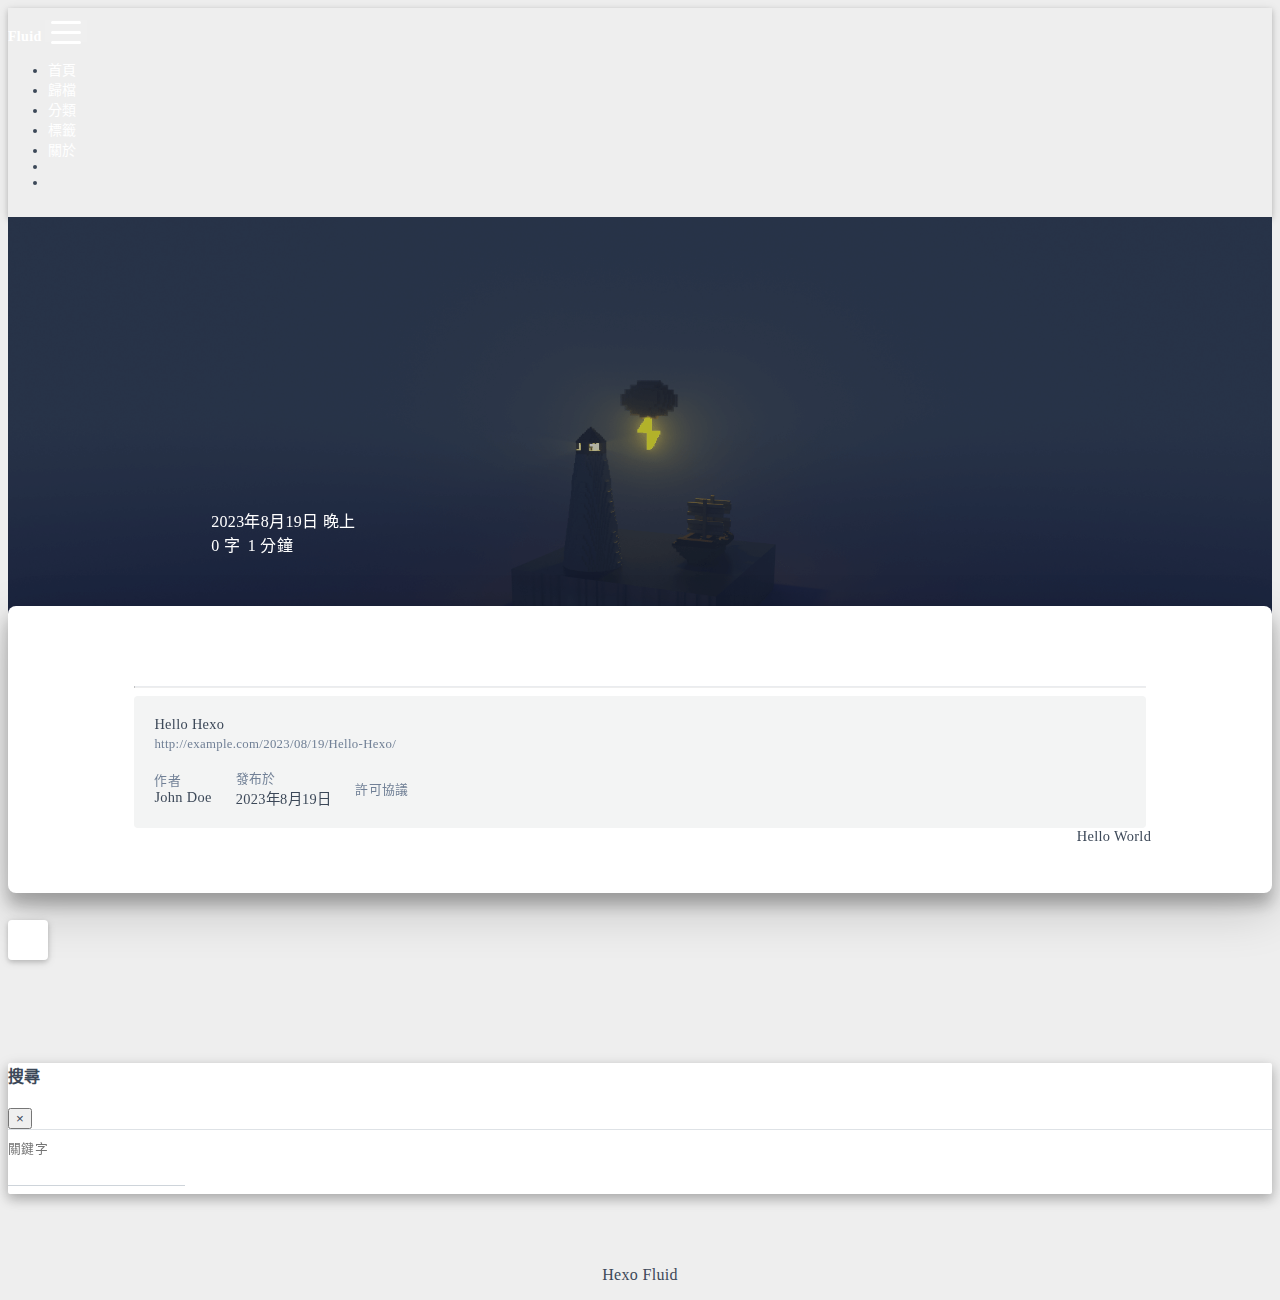
<file: 2023/08/19/Hello-Hexo/index.html>
<!DOCTYPE html>
<html lang="zh-TW" data-default-color-scheme=auto>



<head>
  <meta charset="UTF-8">
  <link rel="apple-touch-icon" sizes="76x76" href="/img/fluid.png">
  <link rel="icon" href="/img/fluid.png">
  <meta name="viewport" content="width=device-width, initial-scale=1.0, maximum-scale=5.0, shrink-to-fit=no">
  <meta http-equiv="x-ua-compatible" content="ie=edge">
  
  <meta name="theme-color" content="#2f4154">
  <meta name="author" content="John Doe">
  <meta name="keywords" content="">
  
    <meta property="og:type" content="article">
<meta property="og:title" content="Hello Hexo">
<meta property="og:url" content="http://example.com/2023/08/19/Hello-Hexo/index.html">
<meta property="og:site_name" content="Hexo">
<meta property="og:locale" content="zh_TW">
<meta property="article:published_time" content="2023-08-19T10:24:21.000Z">
<meta property="article:modified_time" content="2023-08-19T10:24:21.801Z">
<meta property="article:author" content="John Doe">
<meta name="twitter:card" content="summary_large_image">
  
  
  
  <title>Hello Hexo - Hexo</title>

  <link  rel="stylesheet" href="https://lib.baomitu.com/twitter-bootstrap/4.6.1/css/bootstrap.min.css" />



  <link  rel="stylesheet" href="https://lib.baomitu.com/github-markdown-css/4.0.0/github-markdown.min.css" />

  <link  rel="stylesheet" href="https://lib.baomitu.com/hint.css/2.7.0/hint.min.css" />

  <link  rel="stylesheet" href="https://lib.baomitu.com/fancybox/3.5.7/jquery.fancybox.min.css" />



<!-- 主题依赖的图标库，不要自行修改 -->
<!-- Do not modify the link that theme dependent icons -->

<link rel="stylesheet" href="//at.alicdn.com/t/font_1749284_hj8rtnfg7um.css">



<link rel="stylesheet" href="//at.alicdn.com/t/font_1736178_lbnruvf0jn.css">


<link  rel="stylesheet" href="/css/main.css" />


  <link id="highlight-css" rel="stylesheet" href="/css/highlight.css" />
  
    <link id="highlight-css-dark" rel="stylesheet" href="/css/highlight-dark.css" />
  




  <script id="fluid-configs">
    var Fluid = window.Fluid || {};
    Fluid.ctx = Object.assign({}, Fluid.ctx)
    var CONFIG = {"hostname":"example.com","root":"/","version":"1.9.5-a","typing":{"enable":true,"typeSpeed":70,"cursorChar":"_","loop":false,"scope":[]},"anchorjs":{"enable":true,"element":"h1,h2,h3,h4,h5,h6","placement":"left","visible":"hover","icon":""},"progressbar":{"enable":true,"height_px":3,"color":"#29d","options":{"showSpinner":false,"trickleSpeed":100}},"code_language":{"enable":true,"default":"TEXT"},"copy_btn":true,"image_caption":{"enable":true},"image_zoom":{"enable":true,"img_url_replace":["",""]},"toc":{"enable":true,"placement":"right","headingSelector":"h1,h2,h3,h4,h5,h6","collapseDepth":0},"lazyload":{"enable":true,"loading_img":"/img/loading.gif","onlypost":false,"offset_factor":2},"web_analytics":{"enable":false,"follow_dnt":true,"baidu":null,"google":{"measurement_id":null},"tencent":{"sid":null,"cid":null},"woyaola":null,"cnzz":null,"leancloud":{"app_id":null,"app_key":null,"server_url":null,"path":"window.location.pathname","ignore_local":false}},"search_path":"/local-search.xml","include_content_in_search":true};

    if (CONFIG.web_analytics.follow_dnt) {
      var dntVal = navigator.doNotTrack || window.doNotTrack || navigator.msDoNotTrack;
      Fluid.ctx.dnt = dntVal && (dntVal.startsWith('1') || dntVal.startsWith('yes') || dntVal.startsWith('on'));
    }
  </script>
  <script  src="/js/utils.js" ></script>
  <script  src="/js/color-schema.js" ></script>
  


  
<meta name="generator" content="Hexo 6.3.0"></head>


<body>
  

  <header>
    

<div class="header-inner" style="height: 70vh;">
  <nav id="navbar" class="navbar fixed-top  navbar-expand-lg navbar-dark scrolling-navbar">
  <div class="container">
    <a class="navbar-brand" href="/">
      <strong>Fluid</strong>
    </a>

    <button id="navbar-toggler-btn" class="navbar-toggler" type="button" data-toggle="collapse"
            data-target="#navbarSupportedContent"
            aria-controls="navbarSupportedContent" aria-expanded="false" aria-label="Toggle navigation">
      <div class="animated-icon"><span></span><span></span><span></span></div>
    </button>

    <!-- Collapsible content -->
    <div class="collapse navbar-collapse" id="navbarSupportedContent">
      <ul class="navbar-nav ml-auto text-center">
        
          
          
          
          
            <li class="nav-item">
              <a class="nav-link" href="/">
                <i class="iconfont icon-home-fill"></i>
                <span>首頁</span>
              </a>
            </li>
          
        
          
          
          
          
            <li class="nav-item">
              <a class="nav-link" href="/archives/">
                <i class="iconfont icon-archive-fill"></i>
                <span>歸檔</span>
              </a>
            </li>
          
        
          
          
          
          
            <li class="nav-item">
              <a class="nav-link" href="/categories/">
                <i class="iconfont icon-category-fill"></i>
                <span>分類</span>
              </a>
            </li>
          
        
          
          
          
          
            <li class="nav-item">
              <a class="nav-link" href="/tags/">
                <i class="iconfont icon-tags-fill"></i>
                <span>標籤</span>
              </a>
            </li>
          
        
          
          
          
          
            <li class="nav-item">
              <a class="nav-link" href="/about/">
                <i class="iconfont icon-user-fill"></i>
                <span>關於</span>
              </a>
            </li>
          
        
        
          <li class="nav-item" id="search-btn">
            <a class="nav-link" target="_self" href="javascript:;" data-toggle="modal" data-target="#modalSearch" aria-label="Search">
              <i class="iconfont icon-search"></i>
            </a>
          </li>
          
        
        
          <li class="nav-item" id="color-toggle-btn">
            <a class="nav-link" target="_self" href="javascript:;" aria-label="Color Toggle">
              <i class="iconfont icon-dark" id="color-toggle-icon"></i>
            </a>
          </li>
        
      </ul>
    </div>
  </div>
</nav>

  

<div id="banner" class="banner" parallax=true
     style="background: url('/img/default.png') no-repeat center center; background-size: cover;">
  <div class="full-bg-img">
    <div class="mask flex-center" style="background-color: rgba(0, 0, 0, 0.3)">
      <div class="banner-text text-center fade-in-up">
        <div class="h2">
          
            <span id="subtitle" data-typed-text="Hello Hexo"></span>
          
        </div>

        
          
  <div class="mt-3">
    
    
      <span class="post-meta">
        <i class="iconfont icon-date-fill" aria-hidden="true"></i>
        <time datetime="2023-08-19 18:24" pubdate>
          2023年8月19日 晚上
        </time>
      </span>
    
  </div>

  <div class="mt-1">
    
      <span class="post-meta mr-2">
        <i class="iconfont icon-chart"></i>
        
          0 字
        
      </span>
    

    
      <span class="post-meta mr-2">
        <i class="iconfont icon-clock-fill"></i>
        
        
        
          1 分鐘
        
      </span>
    

    
    
  </div>


        
      </div>

      
    </div>
  </div>
</div>

</div>

  </header>

  <main>
    
      

<div class="container-fluid nopadding-x">
  <div class="row nomargin-x">
    <div class="side-col d-none d-lg-block col-lg-2">
      

    </div>

    <div class="col-lg-8 nopadding-x-md">
      <div class="container nopadding-x-md" id="board-ctn">
        <div id="board">
          <article class="post-content mx-auto">
            <h1 id="seo-header">Hello Hexo</h1>
            
            
              <div class="markdown-body">
                
                
                
              </div>
            
            <hr/>
            <div>
              <div class="post-metas my-3">
  
  
</div>


              
  

  <div class="license-box my-3">
    <div class="license-title">
      <div>Hello Hexo</div>
      <div>http://example.com/2023/08/19/Hello-Hexo/</div>
    </div>
    <div class="license-meta">
      
        <div class="license-meta-item">
          <div>作者</div>
          <div>John Doe</div>
        </div>
      
      
        <div class="license-meta-item license-meta-date">
          <div>發布於</div>
          <div>2023年8月19日</div>
        </div>
      
      
      
        <div class="license-meta-item">
          <div>許可協議</div>
          <div>
            
              
              
                <a class="print-no-link" target="_blank" href="https://creativecommons.org/licenses/by/4.0/">
                  <span class="hint--top hint--rounded" aria-label="BY - 署名">
                    <i class="iconfont icon-by"></i>
                  </span>
                </a>
              
            
          </div>
        </div>
      
    </div>
    <div class="license-icon iconfont"></div>
  </div>



              
                <div class="post-prevnext my-3">
                  <article class="post-prev col-6">
                    
                    
                  </article>
                  <article class="post-next col-6">
                    
                    
                      <a href="/2023/08/19/hello-world/" title="Hello World">
                        <span class="hidden-mobile">Hello World</span>
                        <span class="visible-mobile">下一篇</span>
                        <i class="iconfont icon-arrowright"></i>
                      </a>
                    
                  </article>
                </div>
              
            </div>

            
          </article>
        </div>
      </div>
    </div>

    <div class="side-col d-none d-lg-block col-lg-2">
      
  <aside class="sidebar" style="margin-left: -1rem">
    <div id="toc">
  <p class="toc-header">
    <i class="iconfont icon-list"></i>
    <span>目錄</span>
  </p>
  <div class="toc-body" id="toc-body"></div>
</div>



  </aside>


    </div>
  </div>
</div>





  



  



  



  



  







    

    
      <a id="scroll-top-button" aria-label="TOP" href="#" role="button">
        <i class="iconfont icon-arrowup" aria-hidden="true"></i>
      </a>
    

    
      <div class="modal fade" id="modalSearch" tabindex="-1" role="dialog" aria-labelledby="ModalLabel"
     aria-hidden="true">
  <div class="modal-dialog modal-dialog-scrollable modal-lg" role="document">
    <div class="modal-content">
      <div class="modal-header text-center">
        <h4 class="modal-title w-100 font-weight-bold">搜尋</h4>
        <button type="button" id="local-search-close" class="close" data-dismiss="modal" aria-label="Close">
          <span aria-hidden="true">&times;</span>
        </button>
      </div>
      <div class="modal-body mx-3">
        <div class="md-form mb-5">
          <input type="text" id="local-search-input" class="form-control validate">
          <label data-error="x" data-success="v" for="local-search-input">關鍵字</label>
        </div>
        <div class="list-group" id="local-search-result"></div>
      </div>
    </div>
  </div>
</div>

    

    
  </main>

  <footer>
    <div class="footer-inner">
  
    <div class="footer-content">
       <a href="https://hexo.io" target="_blank" rel="nofollow noopener"><span>Hexo</span></a> <i class="iconfont icon-love"></i> <a href="https://github.com/fluid-dev/hexo-theme-fluid" target="_blank" rel="nofollow noopener"><span>Fluid</span></a> 
    </div>
  
  
  
  
</div>

  </footer>

  <!-- Scripts -->
  
  <script  src="https://lib.baomitu.com/nprogress/0.2.0/nprogress.min.js" ></script>
  <link  rel="stylesheet" href="https://lib.baomitu.com/nprogress/0.2.0/nprogress.min.css" />

  <script>
    NProgress.configure({"showSpinner":false,"trickleSpeed":100})
    NProgress.start()
    window.addEventListener('load', function() {
      NProgress.done();
    })
  </script>


<script  src="https://lib.baomitu.com/jquery/3.6.4/jquery.min.js" ></script>
<script  src="https://lib.baomitu.com/twitter-bootstrap/4.6.1/js/bootstrap.min.js" ></script>
<script  src="/js/events.js" ></script>
<script  src="/js/plugins.js" ></script>


  <script  src="https://lib.baomitu.com/typed.js/2.0.12/typed.min.js" ></script>
  <script>
    (function (window, document) {
      var typing = Fluid.plugins.typing;
      var subtitle = document.getElementById('subtitle');
      if (!subtitle || !typing) {
        return;
      }
      var text = subtitle.getAttribute('data-typed-text');
      
        typing(text);
      
    })(window, document);
  </script>




  
    <script  src="/js/img-lazyload.js" ></script>
  




  
<script>
  Fluid.utils.createScript('https://lib.baomitu.com/tocbot/4.20.1/tocbot.min.js', function() {
    var toc = jQuery('#toc');
    if (toc.length === 0 || !window.tocbot) { return; }
    var boardCtn = jQuery('#board-ctn');
    var boardTop = boardCtn.offset().top;

    window.tocbot.init(Object.assign({
      tocSelector     : '#toc-body',
      contentSelector : '.markdown-body',
      linkClass       : 'tocbot-link',
      activeLinkClass : 'tocbot-active-link',
      listClass       : 'tocbot-list',
      isCollapsedClass: 'tocbot-is-collapsed',
      collapsibleClass: 'tocbot-is-collapsible',
      scrollSmooth    : true,
      includeTitleTags: true,
      headingsOffset  : -boardTop,
    }, CONFIG.toc));
    if (toc.find('.toc-list-item').length > 0) {
      toc.css('visibility', 'visible');
    }

    Fluid.events.registerRefreshCallback(function() {
      if ('tocbot' in window) {
        tocbot.refresh();
        var toc = jQuery('#toc');
        if (toc.length === 0 || !tocbot) {
          return;
        }
        if (toc.find('.toc-list-item').length > 0) {
          toc.css('visibility', 'visible');
        }
      }
    });
  });
</script>


  <script src=https://lib.baomitu.com/clipboard.js/2.0.11/clipboard.min.js></script>

  <script>Fluid.plugins.codeWidget();</script>


  
<script>
  Fluid.utils.createScript('https://lib.baomitu.com/anchor-js/4.3.1/anchor.min.js', function() {
    window.anchors.options = {
      placement: CONFIG.anchorjs.placement,
      visible  : CONFIG.anchorjs.visible
    };
    if (CONFIG.anchorjs.icon) {
      window.anchors.options.icon = CONFIG.anchorjs.icon;
    }
    var el = (CONFIG.anchorjs.element || 'h1,h2,h3,h4,h5,h6').split(',');
    var res = [];
    for (var item of el) {
      res.push('.markdown-body > ' + item.trim());
    }
    if (CONFIG.anchorjs.placement === 'left') {
      window.anchors.options.class = 'anchorjs-link-left';
    }
    window.anchors.add(res.join(', '));

    Fluid.events.registerRefreshCallback(function() {
      if ('anchors' in window) {
        anchors.removeAll();
        var el = (CONFIG.anchorjs.element || 'h1,h2,h3,h4,h5,h6').split(',');
        var res = [];
        for (var item of el) {
          res.push('.markdown-body > ' + item.trim());
        }
        if (CONFIG.anchorjs.placement === 'left') {
          anchors.options.class = 'anchorjs-link-left';
        }
        anchors.add(res.join(', '));
      }
    });
  });
</script>


  
<script>
  Fluid.utils.createScript('https://lib.baomitu.com/fancybox/3.5.7/jquery.fancybox.min.js', function() {
    Fluid.plugins.fancyBox();
  });
</script>


  <script>Fluid.plugins.imageCaption();</script>

  <script  src="/js/local-search.js" ></script>





<!-- 主题的启动项，将它保持在最底部 -->
<!-- the boot of the theme, keep it at the bottom -->
<script  src="/js/boot.js" ></script>


  

  <noscript>
    <div class="noscript-warning">博客在允許 JavaScript 運行的環境下瀏覽效果更佳</div>
  </noscript>
</body>
</html>
</file>
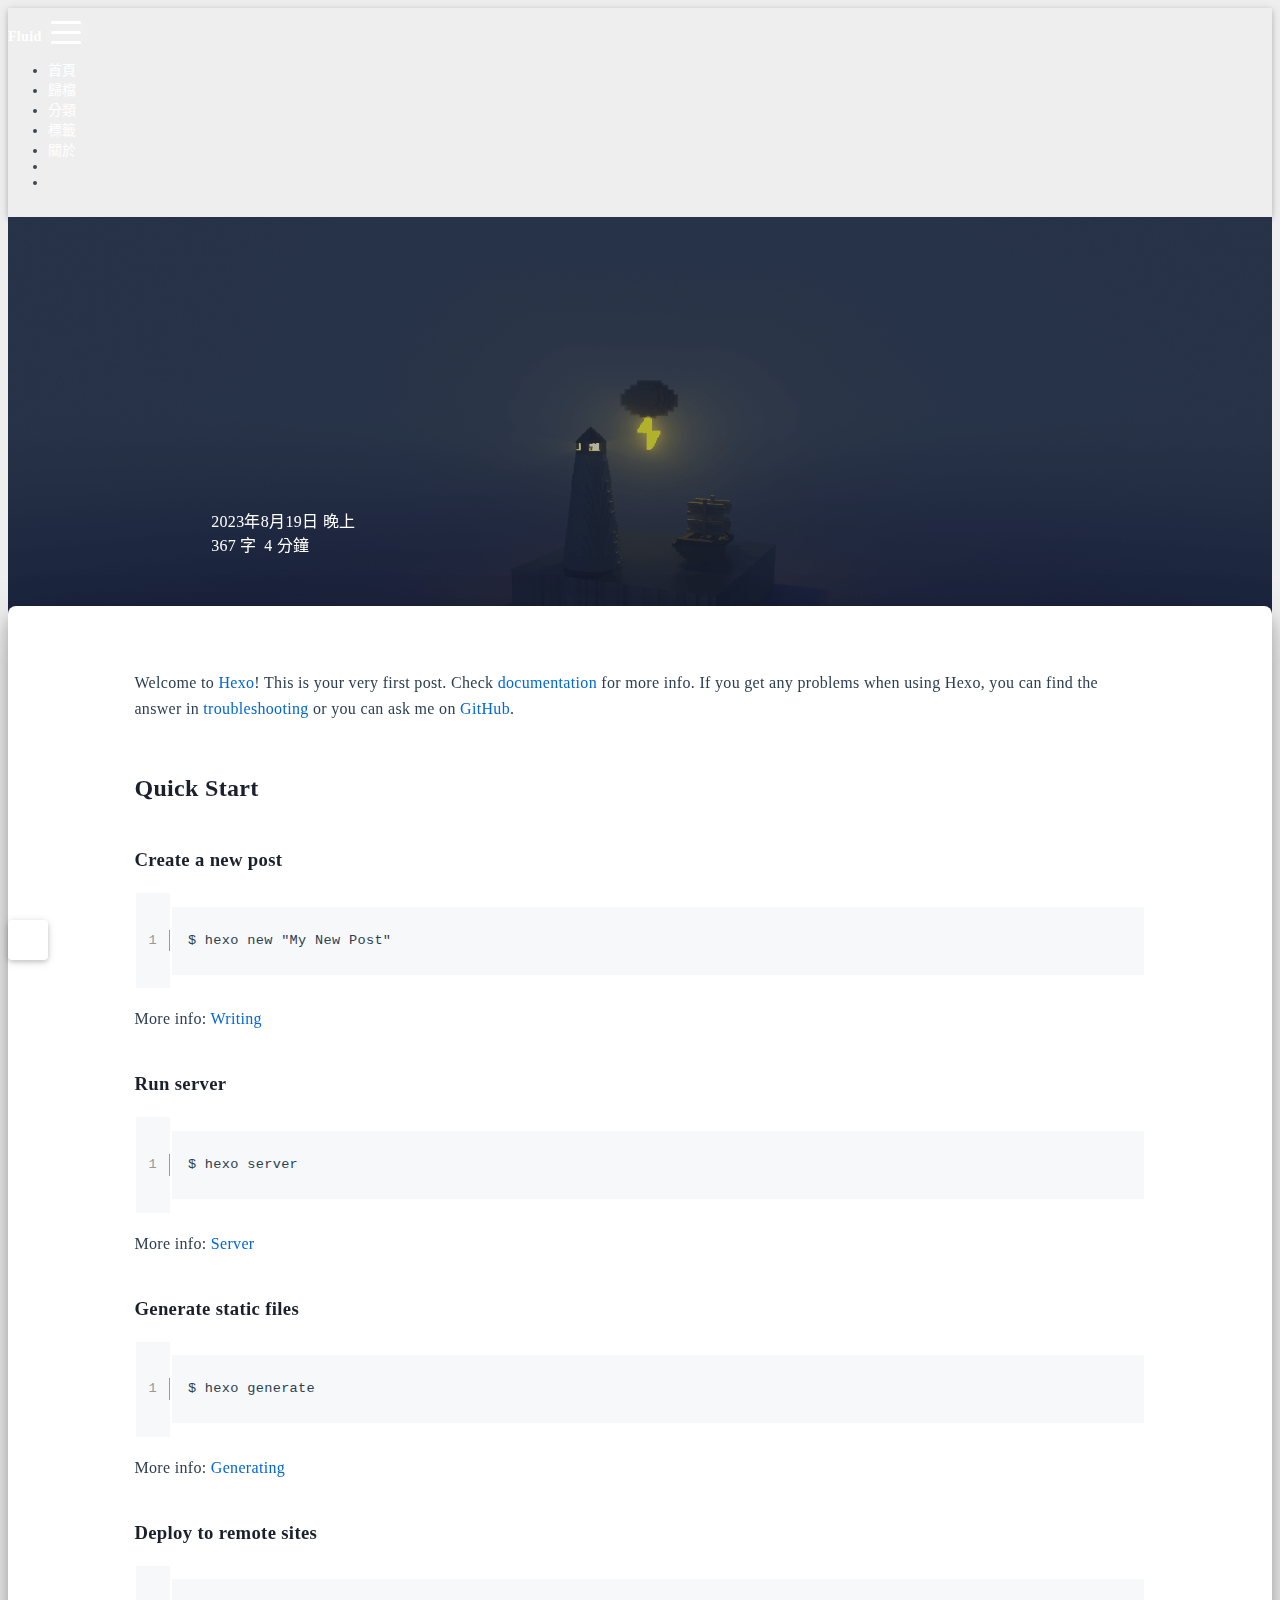
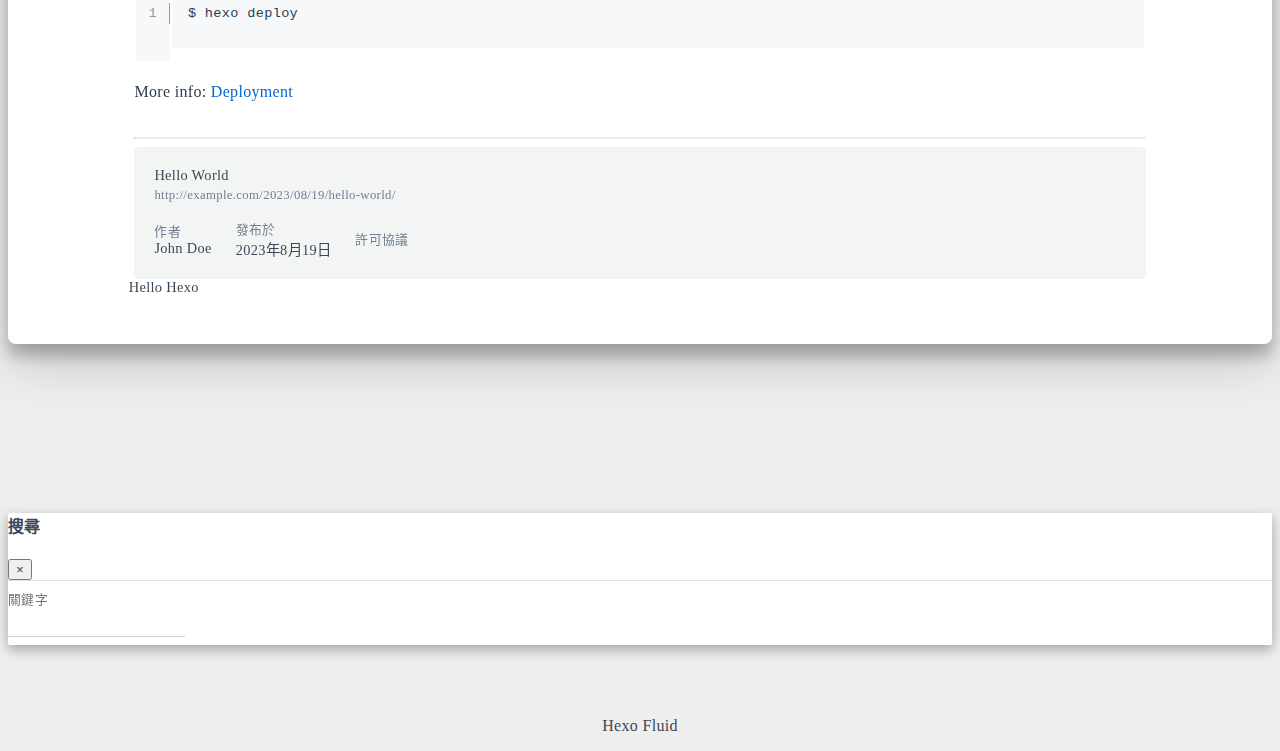
<file: 2023/08/19/hello-world/index.html>
<!DOCTYPE html>
<html lang="zh-TW" data-default-color-scheme=auto>



<head>
  <meta charset="UTF-8">
  <link rel="apple-touch-icon" sizes="76x76" href="/img/fluid.png">
  <link rel="icon" href="/img/fluid.png">
  <meta name="viewport" content="width=device-width, initial-scale=1.0, maximum-scale=5.0, shrink-to-fit=no">
  <meta http-equiv="x-ua-compatible" content="ie=edge">
  
  <meta name="theme-color" content="#2f4154">
  <meta name="author" content="John Doe">
  <meta name="keywords" content="">
  
    <meta name="description" content="Welcome to Hexo! This is your very first post. Check documentation for more info. If you get any problems when using Hexo, you can find the answer in troubleshooting or you can ask me on GitHub. Quick">
<meta property="og:type" content="article">
<meta property="og:title" content="Hello World">
<meta property="og:url" content="http://example.com/2023/08/19/hello-world/index.html">
<meta property="og:site_name" content="Hexo">
<meta property="og:description" content="Welcome to Hexo! This is your very first post. Check documentation for more info. If you get any problems when using Hexo, you can find the answer in troubleshooting or you can ask me on GitHub. Quick">
<meta property="og:locale" content="zh_TW">
<meta property="article:published_time" content="2023-08-19T10:23:00.987Z">
<meta property="article:modified_time" content="2023-08-19T10:23:00.987Z">
<meta property="article:author" content="John Doe">
<meta name="twitter:card" content="summary_large_image">
  
  
  
  <title>Hello World - Hexo</title>

  <link  rel="stylesheet" href="https://lib.baomitu.com/twitter-bootstrap/4.6.1/css/bootstrap.min.css" />



  <link  rel="stylesheet" href="https://lib.baomitu.com/github-markdown-css/4.0.0/github-markdown.min.css" />

  <link  rel="stylesheet" href="https://lib.baomitu.com/hint.css/2.7.0/hint.min.css" />

  <link  rel="stylesheet" href="https://lib.baomitu.com/fancybox/3.5.7/jquery.fancybox.min.css" />



<!-- 主题依赖的图标库，不要自行修改 -->
<!-- Do not modify the link that theme dependent icons -->

<link rel="stylesheet" href="//at.alicdn.com/t/font_1749284_hj8rtnfg7um.css">



<link rel="stylesheet" href="//at.alicdn.com/t/font_1736178_lbnruvf0jn.css">


<link  rel="stylesheet" href="/css/main.css" />


  <link id="highlight-css" rel="stylesheet" href="/css/highlight.css" />
  
    <link id="highlight-css-dark" rel="stylesheet" href="/css/highlight-dark.css" />
  




  <script id="fluid-configs">
    var Fluid = window.Fluid || {};
    Fluid.ctx = Object.assign({}, Fluid.ctx)
    var CONFIG = {"hostname":"example.com","root":"/","version":"1.9.5-a","typing":{"enable":true,"typeSpeed":70,"cursorChar":"_","loop":false,"scope":[]},"anchorjs":{"enable":true,"element":"h1,h2,h3,h4,h5,h6","placement":"left","visible":"hover","icon":""},"progressbar":{"enable":true,"height_px":3,"color":"#29d","options":{"showSpinner":false,"trickleSpeed":100}},"code_language":{"enable":true,"default":"TEXT"},"copy_btn":true,"image_caption":{"enable":true},"image_zoom":{"enable":true,"img_url_replace":["",""]},"toc":{"enable":true,"placement":"right","headingSelector":"h1,h2,h3,h4,h5,h6","collapseDepth":0},"lazyload":{"enable":true,"loading_img":"/img/loading.gif","onlypost":false,"offset_factor":2},"web_analytics":{"enable":false,"follow_dnt":true,"baidu":null,"google":{"measurement_id":null},"tencent":{"sid":null,"cid":null},"woyaola":null,"cnzz":null,"leancloud":{"app_id":null,"app_key":null,"server_url":null,"path":"window.location.pathname","ignore_local":false}},"search_path":"/local-search.xml","include_content_in_search":true};

    if (CONFIG.web_analytics.follow_dnt) {
      var dntVal = navigator.doNotTrack || window.doNotTrack || navigator.msDoNotTrack;
      Fluid.ctx.dnt = dntVal && (dntVal.startsWith('1') || dntVal.startsWith('yes') || dntVal.startsWith('on'));
    }
  </script>
  <script  src="/js/utils.js" ></script>
  <script  src="/js/color-schema.js" ></script>
  


  
<meta name="generator" content="Hexo 6.3.0"></head>


<body>
  

  <header>
    

<div class="header-inner" style="height: 70vh;">
  <nav id="navbar" class="navbar fixed-top  navbar-expand-lg navbar-dark scrolling-navbar">
  <div class="container">
    <a class="navbar-brand" href="/">
      <strong>Fluid</strong>
    </a>

    <button id="navbar-toggler-btn" class="navbar-toggler" type="button" data-toggle="collapse"
            data-target="#navbarSupportedContent"
            aria-controls="navbarSupportedContent" aria-expanded="false" aria-label="Toggle navigation">
      <div class="animated-icon"><span></span><span></span><span></span></div>
    </button>

    <!-- Collapsible content -->
    <div class="collapse navbar-collapse" id="navbarSupportedContent">
      <ul class="navbar-nav ml-auto text-center">
        
          
          
          
          
            <li class="nav-item">
              <a class="nav-link" href="/">
                <i class="iconfont icon-home-fill"></i>
                <span>首頁</span>
              </a>
            </li>
          
        
          
          
          
          
            <li class="nav-item">
              <a class="nav-link" href="/archives/">
                <i class="iconfont icon-archive-fill"></i>
                <span>歸檔</span>
              </a>
            </li>
          
        
          
          
          
          
            <li class="nav-item">
              <a class="nav-link" href="/categories/">
                <i class="iconfont icon-category-fill"></i>
                <span>分類</span>
              </a>
            </li>
          
        
          
          
          
          
            <li class="nav-item">
              <a class="nav-link" href="/tags/">
                <i class="iconfont icon-tags-fill"></i>
                <span>標籤</span>
              </a>
            </li>
          
        
          
          
          
          
            <li class="nav-item">
              <a class="nav-link" href="/about/">
                <i class="iconfont icon-user-fill"></i>
                <span>關於</span>
              </a>
            </li>
          
        
        
          <li class="nav-item" id="search-btn">
            <a class="nav-link" target="_self" href="javascript:;" data-toggle="modal" data-target="#modalSearch" aria-label="Search">
              <i class="iconfont icon-search"></i>
            </a>
          </li>
          
        
        
          <li class="nav-item" id="color-toggle-btn">
            <a class="nav-link" target="_self" href="javascript:;" aria-label="Color Toggle">
              <i class="iconfont icon-dark" id="color-toggle-icon"></i>
            </a>
          </li>
        
      </ul>
    </div>
  </div>
</nav>

  

<div id="banner" class="banner" parallax=true
     style="background: url('/img/default.png') no-repeat center center; background-size: cover;">
  <div class="full-bg-img">
    <div class="mask flex-center" style="background-color: rgba(0, 0, 0, 0.3)">
      <div class="banner-text text-center fade-in-up">
        <div class="h2">
          
            <span id="subtitle" data-typed-text="Hello World"></span>
          
        </div>

        
          
  <div class="mt-3">
    
    
      <span class="post-meta">
        <i class="iconfont icon-date-fill" aria-hidden="true"></i>
        <time datetime="2023-08-19 18:23" pubdate>
          2023年8月19日 晚上
        </time>
      </span>
    
  </div>

  <div class="mt-1">
    
      <span class="post-meta mr-2">
        <i class="iconfont icon-chart"></i>
        
          367 字
        
      </span>
    

    
      <span class="post-meta mr-2">
        <i class="iconfont icon-clock-fill"></i>
        
        
        
          4 分鐘
        
      </span>
    

    
    
  </div>


        
      </div>

      
    </div>
  </div>
</div>

</div>

  </header>

  <main>
    
      

<div class="container-fluid nopadding-x">
  <div class="row nomargin-x">
    <div class="side-col d-none d-lg-block col-lg-2">
      

    </div>

    <div class="col-lg-8 nopadding-x-md">
      <div class="container nopadding-x-md" id="board-ctn">
        <div id="board">
          <article class="post-content mx-auto">
            <h1 id="seo-header">Hello World</h1>
            
            
              <div class="markdown-body">
                
                <p>Welcome to <a target="_blank" rel="noopener" href="https://hexo.io/">Hexo</a>! This is your very first post. Check <a target="_blank" rel="noopener" href="https://hexo.io/docs/">documentation</a> for more info. If you get any problems when using Hexo, you can find the answer in <a target="_blank" rel="noopener" href="https://hexo.io/docs/troubleshooting.html">troubleshooting</a> or you can ask me on <a target="_blank" rel="noopener" href="https://github.com/hexojs/hexo/issues">GitHub</a>.</p>
<h2 id="Quick-Start"><a href="#Quick-Start" class="headerlink" title="Quick Start"></a>Quick Start</h2><h3 id="Create-a-new-post"><a href="#Create-a-new-post" class="headerlink" title="Create a new post"></a>Create a new post</h3><figure class="highlight bash"><table><tr><td class="gutter"><pre><span class="line">1</span><br></pre></td><td class="code"><pre><span class="line">$ hexo new <span class="string">&quot;My New Post&quot;</span></span><br></pre></td></tr></table></figure>

<p>More info: <a target="_blank" rel="noopener" href="https://hexo.io/docs/writing.html">Writing</a></p>
<h3 id="Run-server"><a href="#Run-server" class="headerlink" title="Run server"></a>Run server</h3><figure class="highlight bash"><table><tr><td class="gutter"><pre><span class="line">1</span><br></pre></td><td class="code"><pre><span class="line">$ hexo server</span><br></pre></td></tr></table></figure>

<p>More info: <a target="_blank" rel="noopener" href="https://hexo.io/docs/server.html">Server</a></p>
<h3 id="Generate-static-files"><a href="#Generate-static-files" class="headerlink" title="Generate static files"></a>Generate static files</h3><figure class="highlight bash"><table><tr><td class="gutter"><pre><span class="line">1</span><br></pre></td><td class="code"><pre><span class="line">$ hexo generate</span><br></pre></td></tr></table></figure>

<p>More info: <a target="_blank" rel="noopener" href="https://hexo.io/docs/generating.html">Generating</a></p>
<h3 id="Deploy-to-remote-sites"><a href="#Deploy-to-remote-sites" class="headerlink" title="Deploy to remote sites"></a>Deploy to remote sites</h3><figure class="highlight bash"><table><tr><td class="gutter"><pre><span class="line">1</span><br></pre></td><td class="code"><pre><span class="line">$ hexo deploy</span><br></pre></td></tr></table></figure>

<p>More info: <a target="_blank" rel="noopener" href="https://hexo.io/docs/one-command-deployment.html">Deployment</a></p>

                
              </div>
            
            <hr/>
            <div>
              <div class="post-metas my-3">
  
  
</div>


              
  

  <div class="license-box my-3">
    <div class="license-title">
      <div>Hello World</div>
      <div>http://example.com/2023/08/19/hello-world/</div>
    </div>
    <div class="license-meta">
      
        <div class="license-meta-item">
          <div>作者</div>
          <div>John Doe</div>
        </div>
      
      
        <div class="license-meta-item license-meta-date">
          <div>發布於</div>
          <div>2023年8月19日</div>
        </div>
      
      
      
        <div class="license-meta-item">
          <div>許可協議</div>
          <div>
            
              
              
                <a class="print-no-link" target="_blank" href="https://creativecommons.org/licenses/by/4.0/">
                  <span class="hint--top hint--rounded" aria-label="BY - 署名">
                    <i class="iconfont icon-by"></i>
                  </span>
                </a>
              
            
          </div>
        </div>
      
    </div>
    <div class="license-icon iconfont"></div>
  </div>



              
                <div class="post-prevnext my-3">
                  <article class="post-prev col-6">
                    
                    
                      <a href="/2023/08/19/Hello-Hexo/" title="Hello Hexo">
                        <i class="iconfont icon-arrowleft"></i>
                        <span class="hidden-mobile">Hello Hexo</span>
                        <span class="visible-mobile">上一篇</span>
                      </a>
                    
                  </article>
                  <article class="post-next col-6">
                    
                    
                  </article>
                </div>
              
            </div>

            
          </article>
        </div>
      </div>
    </div>

    <div class="side-col d-none d-lg-block col-lg-2">
      
  <aside class="sidebar" style="margin-left: -1rem">
    <div id="toc">
  <p class="toc-header">
    <i class="iconfont icon-list"></i>
    <span>目錄</span>
  </p>
  <div class="toc-body" id="toc-body"></div>
</div>



  </aside>


    </div>
  </div>
</div>





  



  



  



  



  







    

    
      <a id="scroll-top-button" aria-label="TOP" href="#" role="button">
        <i class="iconfont icon-arrowup" aria-hidden="true"></i>
      </a>
    

    
      <div class="modal fade" id="modalSearch" tabindex="-1" role="dialog" aria-labelledby="ModalLabel"
     aria-hidden="true">
  <div class="modal-dialog modal-dialog-scrollable modal-lg" role="document">
    <div class="modal-content">
      <div class="modal-header text-center">
        <h4 class="modal-title w-100 font-weight-bold">搜尋</h4>
        <button type="button" id="local-search-close" class="close" data-dismiss="modal" aria-label="Close">
          <span aria-hidden="true">&times;</span>
        </button>
      </div>
      <div class="modal-body mx-3">
        <div class="md-form mb-5">
          <input type="text" id="local-search-input" class="form-control validate">
          <label data-error="x" data-success="v" for="local-search-input">關鍵字</label>
        </div>
        <div class="list-group" id="local-search-result"></div>
      </div>
    </div>
  </div>
</div>

    

    
  </main>

  <footer>
    <div class="footer-inner">
  
    <div class="footer-content">
       <a href="https://hexo.io" target="_blank" rel="nofollow noopener"><span>Hexo</span></a> <i class="iconfont icon-love"></i> <a href="https://github.com/fluid-dev/hexo-theme-fluid" target="_blank" rel="nofollow noopener"><span>Fluid</span></a> 
    </div>
  
  
  
  
</div>

  </footer>

  <!-- Scripts -->
  
  <script  src="https://lib.baomitu.com/nprogress/0.2.0/nprogress.min.js" ></script>
  <link  rel="stylesheet" href="https://lib.baomitu.com/nprogress/0.2.0/nprogress.min.css" />

  <script>
    NProgress.configure({"showSpinner":false,"trickleSpeed":100})
    NProgress.start()
    window.addEventListener('load', function() {
      NProgress.done();
    })
  </script>


<script  src="https://lib.baomitu.com/jquery/3.6.4/jquery.min.js" ></script>
<script  src="https://lib.baomitu.com/twitter-bootstrap/4.6.1/js/bootstrap.min.js" ></script>
<script  src="/js/events.js" ></script>
<script  src="/js/plugins.js" ></script>


  <script  src="https://lib.baomitu.com/typed.js/2.0.12/typed.min.js" ></script>
  <script>
    (function (window, document) {
      var typing = Fluid.plugins.typing;
      var subtitle = document.getElementById('subtitle');
      if (!subtitle || !typing) {
        return;
      }
      var text = subtitle.getAttribute('data-typed-text');
      
        typing(text);
      
    })(window, document);
  </script>




  
    <script  src="/js/img-lazyload.js" ></script>
  




  
<script>
  Fluid.utils.createScript('https://lib.baomitu.com/tocbot/4.20.1/tocbot.min.js', function() {
    var toc = jQuery('#toc');
    if (toc.length === 0 || !window.tocbot) { return; }
    var boardCtn = jQuery('#board-ctn');
    var boardTop = boardCtn.offset().top;

    window.tocbot.init(Object.assign({
      tocSelector     : '#toc-body',
      contentSelector : '.markdown-body',
      linkClass       : 'tocbot-link',
      activeLinkClass : 'tocbot-active-link',
      listClass       : 'tocbot-list',
      isCollapsedClass: 'tocbot-is-collapsed',
      collapsibleClass: 'tocbot-is-collapsible',
      scrollSmooth    : true,
      includeTitleTags: true,
      headingsOffset  : -boardTop,
    }, CONFIG.toc));
    if (toc.find('.toc-list-item').length > 0) {
      toc.css('visibility', 'visible');
    }

    Fluid.events.registerRefreshCallback(function() {
      if ('tocbot' in window) {
        tocbot.refresh();
        var toc = jQuery('#toc');
        if (toc.length === 0 || !tocbot) {
          return;
        }
        if (toc.find('.toc-list-item').length > 0) {
          toc.css('visibility', 'visible');
        }
      }
    });
  });
</script>


  <script src=https://lib.baomitu.com/clipboard.js/2.0.11/clipboard.min.js></script>

  <script>Fluid.plugins.codeWidget();</script>


  
<script>
  Fluid.utils.createScript('https://lib.baomitu.com/anchor-js/4.3.1/anchor.min.js', function() {
    window.anchors.options = {
      placement: CONFIG.anchorjs.placement,
      visible  : CONFIG.anchorjs.visible
    };
    if (CONFIG.anchorjs.icon) {
      window.anchors.options.icon = CONFIG.anchorjs.icon;
    }
    var el = (CONFIG.anchorjs.element || 'h1,h2,h3,h4,h5,h6').split(',');
    var res = [];
    for (var item of el) {
      res.push('.markdown-body > ' + item.trim());
    }
    if (CONFIG.anchorjs.placement === 'left') {
      window.anchors.options.class = 'anchorjs-link-left';
    }
    window.anchors.add(res.join(', '));

    Fluid.events.registerRefreshCallback(function() {
      if ('anchors' in window) {
        anchors.removeAll();
        var el = (CONFIG.anchorjs.element || 'h1,h2,h3,h4,h5,h6').split(',');
        var res = [];
        for (var item of el) {
          res.push('.markdown-body > ' + item.trim());
        }
        if (CONFIG.anchorjs.placement === 'left') {
          anchors.options.class = 'anchorjs-link-left';
        }
        anchors.add(res.join(', '));
      }
    });
  });
</script>


  
<script>
  Fluid.utils.createScript('https://lib.baomitu.com/fancybox/3.5.7/jquery.fancybox.min.js', function() {
    Fluid.plugins.fancyBox();
  });
</script>


  <script>Fluid.plugins.imageCaption();</script>

  <script  src="/js/local-search.js" ></script>





<!-- 主题的启动项，将它保持在最底部 -->
<!-- the boot of the theme, keep it at the bottom -->
<script  src="/js/boot.js" ></script>


  

  <noscript>
    <div class="noscript-warning">博客在允許 JavaScript 運行的環境下瀏覽效果更佳</div>
  </noscript>
</body>
</html>
</file>
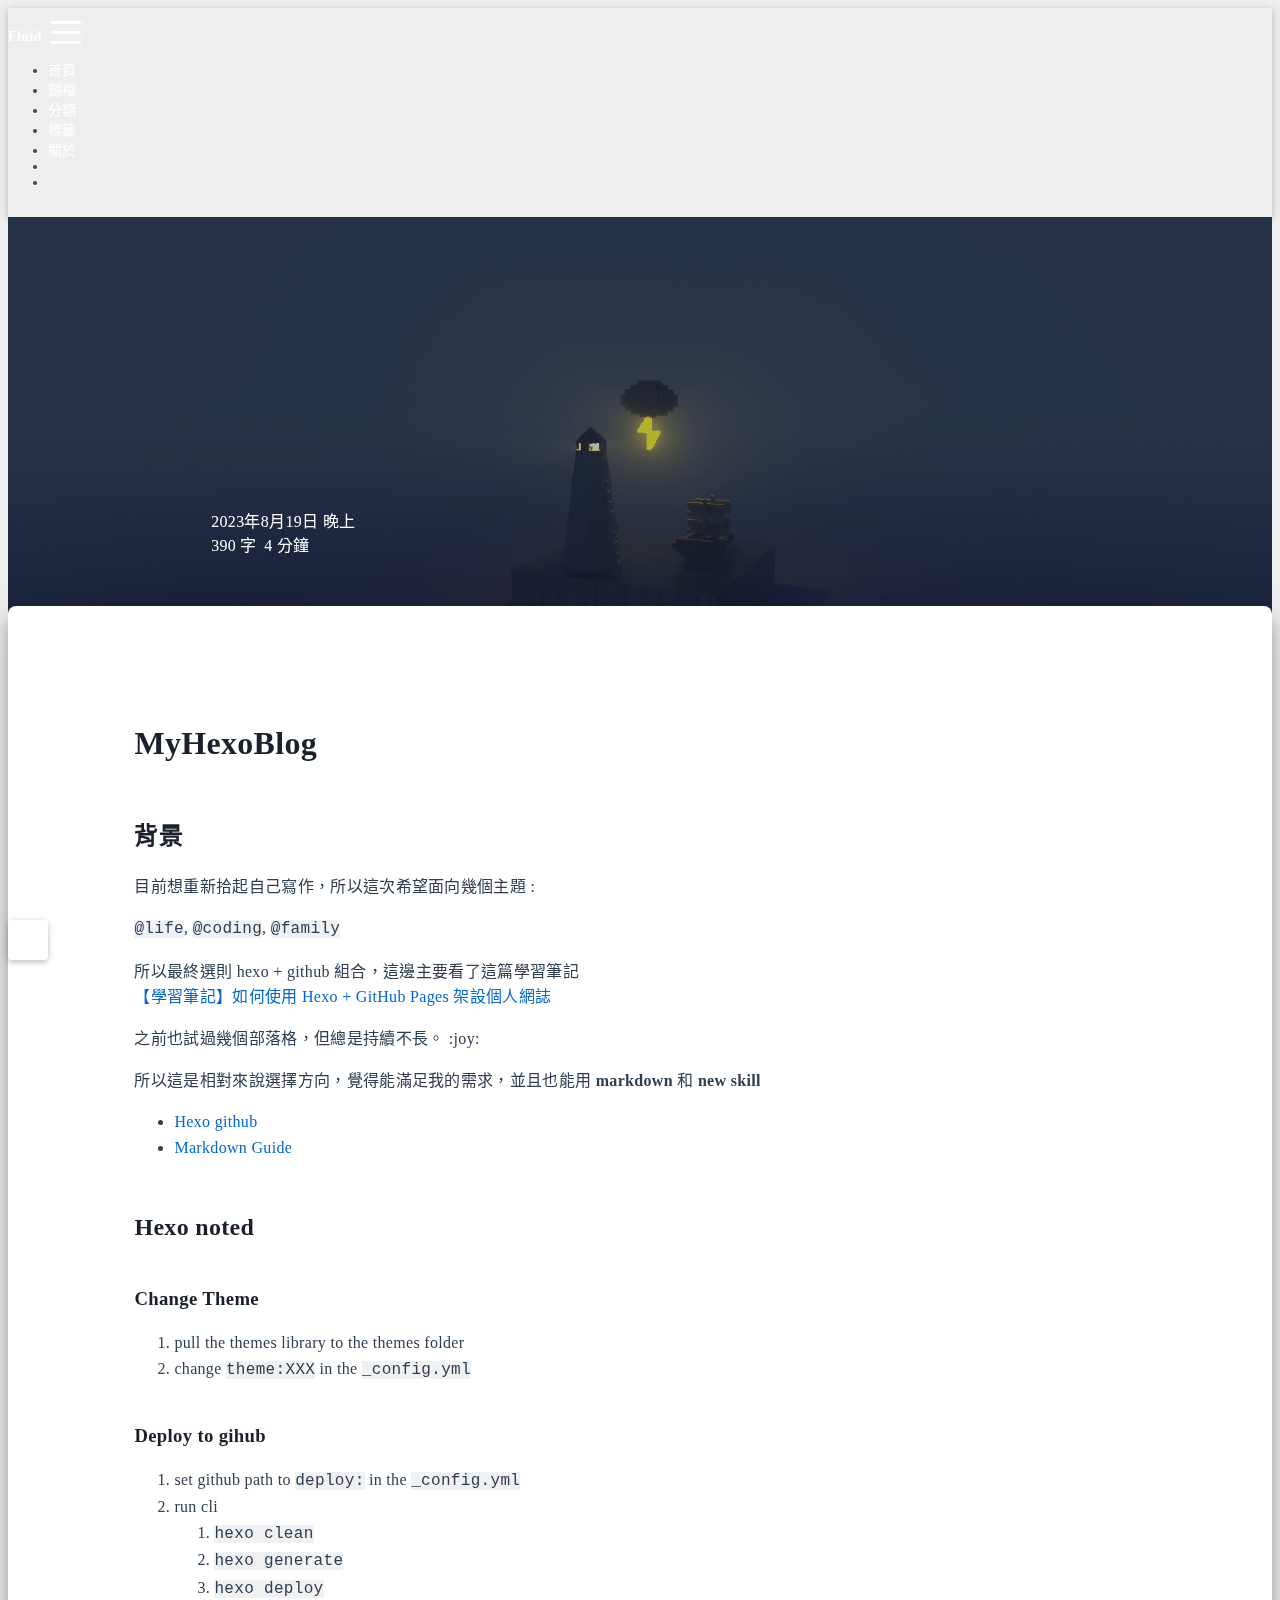
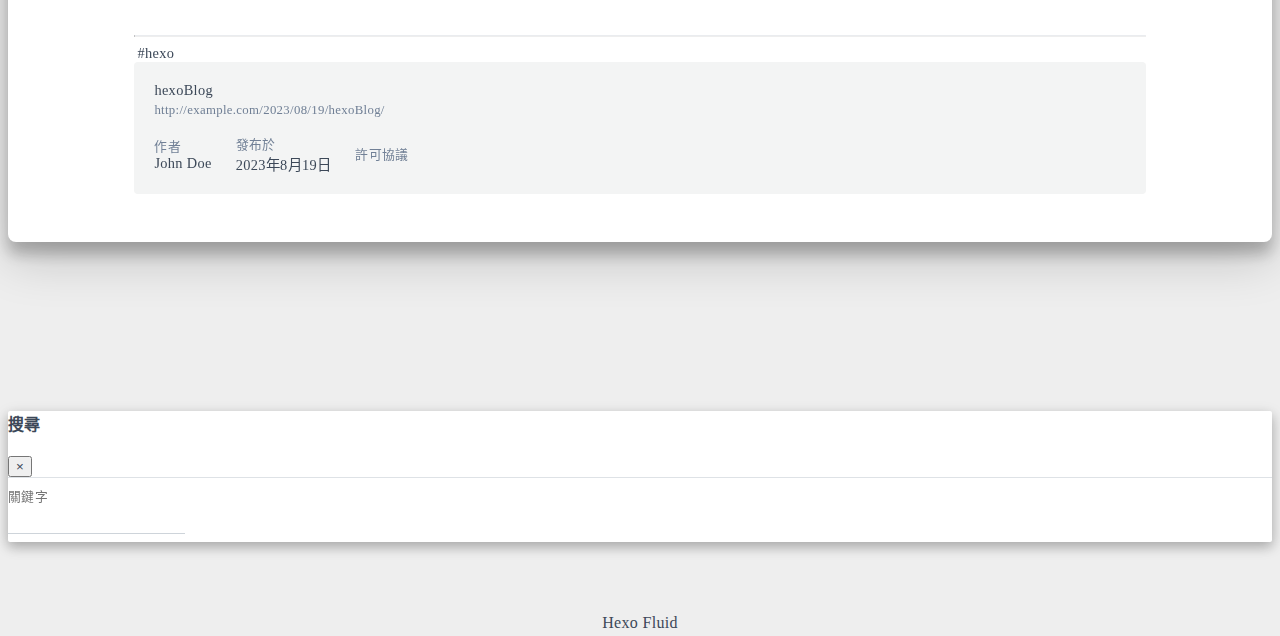
<file: 2023/08/19/hexoBlog/index.html>
<!DOCTYPE html>
<html lang="zh-TW" data-default-color-scheme=auto>



<head>
  <meta charset="UTF-8">
  <link rel="apple-touch-icon" sizes="76x76" href="/img/fluid.png">
  <link rel="icon" href="/img/fluid.png">
  <meta name="viewport" content="width=device-width, initial-scale=1.0, maximum-scale=5.0, shrink-to-fit=no">
  <meta http-equiv="x-ua-compatible" content="ie=edge">
  
  <meta name="theme-color" content="#2f4154">
  <meta name="author" content="John Doe">
  <meta name="keywords" content="">
  
    <meta name="description" content="MyHexoBlog背景目前想重新拾起自己寫作，所以這次希望面向幾個主題 :  @life, @coding, @family 所以最終選則 hexo + github 組合，這邊主要看了這篇學習筆記【學習筆記】如何使用 Hexo + GitHub Pages 架設個人網誌 之前也試過幾個部落格，但總是持續不長。 :joy: 所以這是相對來說選擇方向，覺得能滿足我的需求，並且也能用 markdow">
<meta property="og:type" content="article">
<meta property="og:title" content="hexoBlog">
<meta property="og:url" content="http://example.com/2023/08/19/hexoBlog/index.html">
<meta property="og:site_name" content="Hexo">
<meta property="og:description" content="MyHexoBlog背景目前想重新拾起自己寫作，所以這次希望面向幾個主題 :  @life, @coding, @family 所以最終選則 hexo + github 組合，這邊主要看了這篇學習筆記【學習筆記】如何使用 Hexo + GitHub Pages 架設個人網誌 之前也試過幾個部落格，但總是持續不長。 :joy: 所以這是相對來說選擇方向，覺得能滿足我的需求，並且也能用 markdow">
<meta property="og:locale" content="zh_TW">
<meta property="article:published_time" content="2023-08-19T12:01:37.000Z">
<meta property="article:modified_time" content="2023-08-19T15:10:34.516Z">
<meta property="article:author" content="John Doe">
<meta property="article:tag" content="hexo">
<meta name="twitter:card" content="summary_large_image">
  
  
  
  <title>hexoBlog - Hexo</title>

  <link  rel="stylesheet" href="https://lib.baomitu.com/twitter-bootstrap/4.6.1/css/bootstrap.min.css" />



  <link  rel="stylesheet" href="https://lib.baomitu.com/github-markdown-css/4.0.0/github-markdown.min.css" />

  <link  rel="stylesheet" href="https://lib.baomitu.com/hint.css/2.7.0/hint.min.css" />

  <link  rel="stylesheet" href="https://lib.baomitu.com/fancybox/3.5.7/jquery.fancybox.min.css" />



<!-- 主题依赖的图标库，不要自行修改 -->
<!-- Do not modify the link that theme dependent icons -->

<link rel="stylesheet" href="//at.alicdn.com/t/font_1749284_hj8rtnfg7um.css">



<link rel="stylesheet" href="//at.alicdn.com/t/font_1736178_lbnruvf0jn.css">


<link  rel="stylesheet" href="/css/main.css" />


  <link id="highlight-css" rel="stylesheet" href="/css/highlight.css" />
  
    <link id="highlight-css-dark" rel="stylesheet" href="/css/highlight-dark.css" />
  




  <script id="fluid-configs">
    var Fluid = window.Fluid || {};
    Fluid.ctx = Object.assign({}, Fluid.ctx)
    var CONFIG = {"hostname":"example.com","root":"/","version":"1.9.5-a","typing":{"enable":true,"typeSpeed":70,"cursorChar":"_","loop":false,"scope":[]},"anchorjs":{"enable":true,"element":"h1,h2,h3,h4,h5,h6","placement":"left","visible":"hover","icon":""},"progressbar":{"enable":true,"height_px":3,"color":"#29d","options":{"showSpinner":false,"trickleSpeed":100}},"code_language":{"enable":true,"default":"TEXT"},"copy_btn":true,"image_caption":{"enable":true},"image_zoom":{"enable":true,"img_url_replace":["",""]},"toc":{"enable":true,"placement":"right","headingSelector":"h1,h2,h3,h4,h5,h6","collapseDepth":0},"lazyload":{"enable":true,"loading_img":"/img/loading.gif","onlypost":false,"offset_factor":2},"web_analytics":{"enable":false,"follow_dnt":true,"baidu":null,"google":{"measurement_id":null},"tencent":{"sid":null,"cid":null},"woyaola":null,"cnzz":null,"leancloud":{"app_id":null,"app_key":null,"server_url":null,"path":"window.location.pathname","ignore_local":false}},"search_path":"/local-search.xml","include_content_in_search":true};

    if (CONFIG.web_analytics.follow_dnt) {
      var dntVal = navigator.doNotTrack || window.doNotTrack || navigator.msDoNotTrack;
      Fluid.ctx.dnt = dntVal && (dntVal.startsWith('1') || dntVal.startsWith('yes') || dntVal.startsWith('on'));
    }
  </script>
  <script  src="/js/utils.js" ></script>
  <script  src="/js/color-schema.js" ></script>
  


  
<meta name="generator" content="Hexo 6.3.0"></head>


<body>
  

  <header>
    

<div class="header-inner" style="height: 70vh;">
  <nav id="navbar" class="navbar fixed-top  navbar-expand-lg navbar-dark scrolling-navbar">
  <div class="container">
    <a class="navbar-brand" href="/">
      <strong>Fluid</strong>
    </a>

    <button id="navbar-toggler-btn" class="navbar-toggler" type="button" data-toggle="collapse"
            data-target="#navbarSupportedContent"
            aria-controls="navbarSupportedContent" aria-expanded="false" aria-label="Toggle navigation">
      <div class="animated-icon"><span></span><span></span><span></span></div>
    </button>

    <!-- Collapsible content -->
    <div class="collapse navbar-collapse" id="navbarSupportedContent">
      <ul class="navbar-nav ml-auto text-center">
        
          
          
          
          
            <li class="nav-item">
              <a class="nav-link" href="/">
                <i class="iconfont icon-home-fill"></i>
                <span>首頁</span>
              </a>
            </li>
          
        
          
          
          
          
            <li class="nav-item">
              <a class="nav-link" href="/archives/">
                <i class="iconfont icon-archive-fill"></i>
                <span>歸檔</span>
              </a>
            </li>
          
        
          
          
          
          
            <li class="nav-item">
              <a class="nav-link" href="/categories/">
                <i class="iconfont icon-category-fill"></i>
                <span>分類</span>
              </a>
            </li>
          
        
          
          
          
          
            <li class="nav-item">
              <a class="nav-link" href="/tags/">
                <i class="iconfont icon-tags-fill"></i>
                <span>標籤</span>
              </a>
            </li>
          
        
          
          
          
          
            <li class="nav-item">
              <a class="nav-link" href="/about/">
                <i class="iconfont icon-user-fill"></i>
                <span>關於</span>
              </a>
            </li>
          
        
        
          <li class="nav-item" id="search-btn">
            <a class="nav-link" target="_self" href="javascript:;" data-toggle="modal" data-target="#modalSearch" aria-label="Search">
              <i class="iconfont icon-search"></i>
            </a>
          </li>
          
        
        
          <li class="nav-item" id="color-toggle-btn">
            <a class="nav-link" target="_self" href="javascript:;" aria-label="Color Toggle">
              <i class="iconfont icon-dark" id="color-toggle-icon"></i>
            </a>
          </li>
        
      </ul>
    </div>
  </div>
</nav>

  

<div id="banner" class="banner" parallax=true
     style="background: url('/img/default.png') no-repeat center center; background-size: cover;">
  <div class="full-bg-img">
    <div class="mask flex-center" style="background-color: rgba(0, 0, 0, 0.3)">
      <div class="banner-text text-center fade-in-up">
        <div class="h2">
          
            <span id="subtitle" data-typed-text="hexoBlog"></span>
          
        </div>

        
          
  <div class="mt-3">
    
    
      <span class="post-meta">
        <i class="iconfont icon-date-fill" aria-hidden="true"></i>
        <time datetime="2023-08-19 20:01" pubdate>
          2023年8月19日 晚上
        </time>
      </span>
    
  </div>

  <div class="mt-1">
    
      <span class="post-meta mr-2">
        <i class="iconfont icon-chart"></i>
        
          390 字
        
      </span>
    

    
      <span class="post-meta mr-2">
        <i class="iconfont icon-clock-fill"></i>
        
        
        
          4 分鐘
        
      </span>
    

    
    
  </div>


        
      </div>

      
    </div>
  </div>
</div>

</div>

  </header>

  <main>
    
      

<div class="container-fluid nopadding-x">
  <div class="row nomargin-x">
    <div class="side-col d-none d-lg-block col-lg-2">
      

    </div>

    <div class="col-lg-8 nopadding-x-md">
      <div class="container nopadding-x-md" id="board-ctn">
        <div id="board">
          <article class="post-content mx-auto">
            <h1 id="seo-header">hexoBlog</h1>
            
            
              <div class="markdown-body">
                
                <h1 id="MyHexoBlog"><a href="#MyHexoBlog" class="headerlink" title="MyHexoBlog"></a>MyHexoBlog</h1><h2 id="背景"><a href="#背景" class="headerlink" title="背景"></a>背景</h2><p>目前想重新拾起自己寫作，所以這次希望面向幾個主題 : </p>
<p><code>@life</code>, <code>@coding</code>, <code>@family</code></p>
<p>所以最終選則 hexo + github 組合，這邊主要看了這篇學習筆記<br><a target="_blank" rel="noopener" href="https://hackmd.io/@Heidi-Liu/note-hexo-githu">【學習筆記】如何使用 Hexo + GitHub Pages 架設個人網誌</a></p>
<p>之前也試過幾個部落格，但總是持續不長。 :joy:</p>
<p>所以這是相對來說選擇方向，覺得能滿足我的需求，並且也能用 <strong>markdown</strong> 和 <strong>new skill</strong></p>
<ul>
<li><a target="_blank" rel="noopener" href="https://github.com/hexojs/hexo">Hexo github</a></li>
<li><a target="_blank" rel="noopener" href="https://www.markdownguide.org/cheat-sheet/">Markdown Guide</a></li>
</ul>
<h2 id="Hexo-noted"><a href="#Hexo-noted" class="headerlink" title="Hexo noted"></a>Hexo noted</h2><h3 id="Change-Theme"><a href="#Change-Theme" class="headerlink" title="Change Theme"></a>Change Theme</h3><ol>
<li>pull the themes library to the themes folder</li>
<li>change <code>theme:XXX</code> in the <code>_config.yml</code></li>
</ol>
<h3 id="Deploy-to-gihub"><a href="#Deploy-to-gihub" class="headerlink" title="Deploy to gihub"></a>Deploy to gihub</h3><ol>
<li>set github path to <code>deploy:</code> in the <code>_config.yml</code></li>
<li>run cli <ol>
<li><code>hexo clean</code></li>
<li><code>hexo generate</code></li>
<li><code>hexo deploy</code></li>
</ol>
</li>
</ol>

                
              </div>
            
            <hr/>
            <div>
              <div class="post-metas my-3">
  
  
    <div class="post-meta">
      <i class="iconfont icon-tags"></i>
      
        <a href="/tags/hexo/" class="print-no-link">#hexo</a>
      
    </div>
  
</div>


              
  

  <div class="license-box my-3">
    <div class="license-title">
      <div>hexoBlog</div>
      <div>http://example.com/2023/08/19/hexoBlog/</div>
    </div>
    <div class="license-meta">
      
        <div class="license-meta-item">
          <div>作者</div>
          <div>John Doe</div>
        </div>
      
      
        <div class="license-meta-item license-meta-date">
          <div>發布於</div>
          <div>2023年8月19日</div>
        </div>
      
      
      
        <div class="license-meta-item">
          <div>許可協議</div>
          <div>
            
              
              
                <a class="print-no-link" target="_blank" href="https://creativecommons.org/licenses/by/4.0/">
                  <span class="hint--top hint--rounded" aria-label="BY - 署名">
                    <i class="iconfont icon-by"></i>
                  </span>
                </a>
              
            
          </div>
        </div>
      
    </div>
    <div class="license-icon iconfont"></div>
  </div>



              
                <div class="post-prevnext my-3">
                  <article class="post-prev col-6">
                    
                    
                  </article>
                  <article class="post-next col-6">
                    
                    
                  </article>
                </div>
              
            </div>

            
          </article>
        </div>
      </div>
    </div>

    <div class="side-col d-none d-lg-block col-lg-2">
      
  <aside class="sidebar" style="margin-left: -1rem">
    <div id="toc">
  <p class="toc-header">
    <i class="iconfont icon-list"></i>
    <span>目錄</span>
  </p>
  <div class="toc-body" id="toc-body"></div>
</div>



  </aside>


    </div>
  </div>
</div>





  



  



  



  



  







    

    
      <a id="scroll-top-button" aria-label="TOP" href="#" role="button">
        <i class="iconfont icon-arrowup" aria-hidden="true"></i>
      </a>
    

    
      <div class="modal fade" id="modalSearch" tabindex="-1" role="dialog" aria-labelledby="ModalLabel"
     aria-hidden="true">
  <div class="modal-dialog modal-dialog-scrollable modal-lg" role="document">
    <div class="modal-content">
      <div class="modal-header text-center">
        <h4 class="modal-title w-100 font-weight-bold">搜尋</h4>
        <button type="button" id="local-search-close" class="close" data-dismiss="modal" aria-label="Close">
          <span aria-hidden="true">&times;</span>
        </button>
      </div>
      <div class="modal-body mx-3">
        <div class="md-form mb-5">
          <input type="text" id="local-search-input" class="form-control validate">
          <label data-error="x" data-success="v" for="local-search-input">關鍵字</label>
        </div>
        <div class="list-group" id="local-search-result"></div>
      </div>
    </div>
  </div>
</div>

    

    
  </main>

  <footer>
    <div class="footer-inner">
  
    <div class="footer-content">
       <a href="https://hexo.io" target="_blank" rel="nofollow noopener"><span>Hexo</span></a> <i class="iconfont icon-love"></i> <a href="https://github.com/fluid-dev/hexo-theme-fluid" target="_blank" rel="nofollow noopener"><span>Fluid</span></a> 
    </div>
  
  
  
  
</div>

  </footer>

  <!-- Scripts -->
  
  <script  src="https://lib.baomitu.com/nprogress/0.2.0/nprogress.min.js" ></script>
  <link  rel="stylesheet" href="https://lib.baomitu.com/nprogress/0.2.0/nprogress.min.css" />

  <script>
    NProgress.configure({"showSpinner":false,"trickleSpeed":100})
    NProgress.start()
    window.addEventListener('load', function() {
      NProgress.done();
    })
  </script>


<script  src="https://lib.baomitu.com/jquery/3.6.4/jquery.min.js" ></script>
<script  src="https://lib.baomitu.com/twitter-bootstrap/4.6.1/js/bootstrap.min.js" ></script>
<script  src="/js/events.js" ></script>
<script  src="/js/plugins.js" ></script>


  <script  src="https://lib.baomitu.com/typed.js/2.0.12/typed.min.js" ></script>
  <script>
    (function (window, document) {
      var typing = Fluid.plugins.typing;
      var subtitle = document.getElementById('subtitle');
      if (!subtitle || !typing) {
        return;
      }
      var text = subtitle.getAttribute('data-typed-text');
      
        typing(text);
      
    })(window, document);
  </script>




  
    <script  src="/js/img-lazyload.js" ></script>
  




  
<script>
  Fluid.utils.createScript('https://lib.baomitu.com/tocbot/4.20.1/tocbot.min.js', function() {
    var toc = jQuery('#toc');
    if (toc.length === 0 || !window.tocbot) { return; }
    var boardCtn = jQuery('#board-ctn');
    var boardTop = boardCtn.offset().top;

    window.tocbot.init(Object.assign({
      tocSelector     : '#toc-body',
      contentSelector : '.markdown-body',
      linkClass       : 'tocbot-link',
      activeLinkClass : 'tocbot-active-link',
      listClass       : 'tocbot-list',
      isCollapsedClass: 'tocbot-is-collapsed',
      collapsibleClass: 'tocbot-is-collapsible',
      scrollSmooth    : true,
      includeTitleTags: true,
      headingsOffset  : -boardTop,
    }, CONFIG.toc));
    if (toc.find('.toc-list-item').length > 0) {
      toc.css('visibility', 'visible');
    }

    Fluid.events.registerRefreshCallback(function() {
      if ('tocbot' in window) {
        tocbot.refresh();
        var toc = jQuery('#toc');
        if (toc.length === 0 || !tocbot) {
          return;
        }
        if (toc.find('.toc-list-item').length > 0) {
          toc.css('visibility', 'visible');
        }
      }
    });
  });
</script>


  <script src=https://lib.baomitu.com/clipboard.js/2.0.11/clipboard.min.js></script>

  <script>Fluid.plugins.codeWidget();</script>


  
<script>
  Fluid.utils.createScript('https://lib.baomitu.com/anchor-js/4.3.1/anchor.min.js', function() {
    window.anchors.options = {
      placement: CONFIG.anchorjs.placement,
      visible  : CONFIG.anchorjs.visible
    };
    if (CONFIG.anchorjs.icon) {
      window.anchors.options.icon = CONFIG.anchorjs.icon;
    }
    var el = (CONFIG.anchorjs.element || 'h1,h2,h3,h4,h5,h6').split(',');
    var res = [];
    for (var item of el) {
      res.push('.markdown-body > ' + item.trim());
    }
    if (CONFIG.anchorjs.placement === 'left') {
      window.anchors.options.class = 'anchorjs-link-left';
    }
    window.anchors.add(res.join(', '));

    Fluid.events.registerRefreshCallback(function() {
      if ('anchors' in window) {
        anchors.removeAll();
        var el = (CONFIG.anchorjs.element || 'h1,h2,h3,h4,h5,h6').split(',');
        var res = [];
        for (var item of el) {
          res.push('.markdown-body > ' + item.trim());
        }
        if (CONFIG.anchorjs.placement === 'left') {
          anchors.options.class = 'anchorjs-link-left';
        }
        anchors.add(res.join(', '));
      }
    });
  });
</script>


  
<script>
  Fluid.utils.createScript('https://lib.baomitu.com/fancybox/3.5.7/jquery.fancybox.min.js', function() {
    Fluid.plugins.fancyBox();
  });
</script>


  <script>Fluid.plugins.imageCaption();</script>

  <script  src="/js/local-search.js" ></script>





<!-- 主题的启动项，将它保持在最底部 -->
<!-- the boot of the theme, keep it at the bottom -->
<script  src="/js/boot.js" ></script>


  

  <noscript>
    <div class="noscript-warning">博客在允許 JavaScript 運行的環境下瀏覽效果更佳</div>
  </noscript>
</body>
</html>
</file>
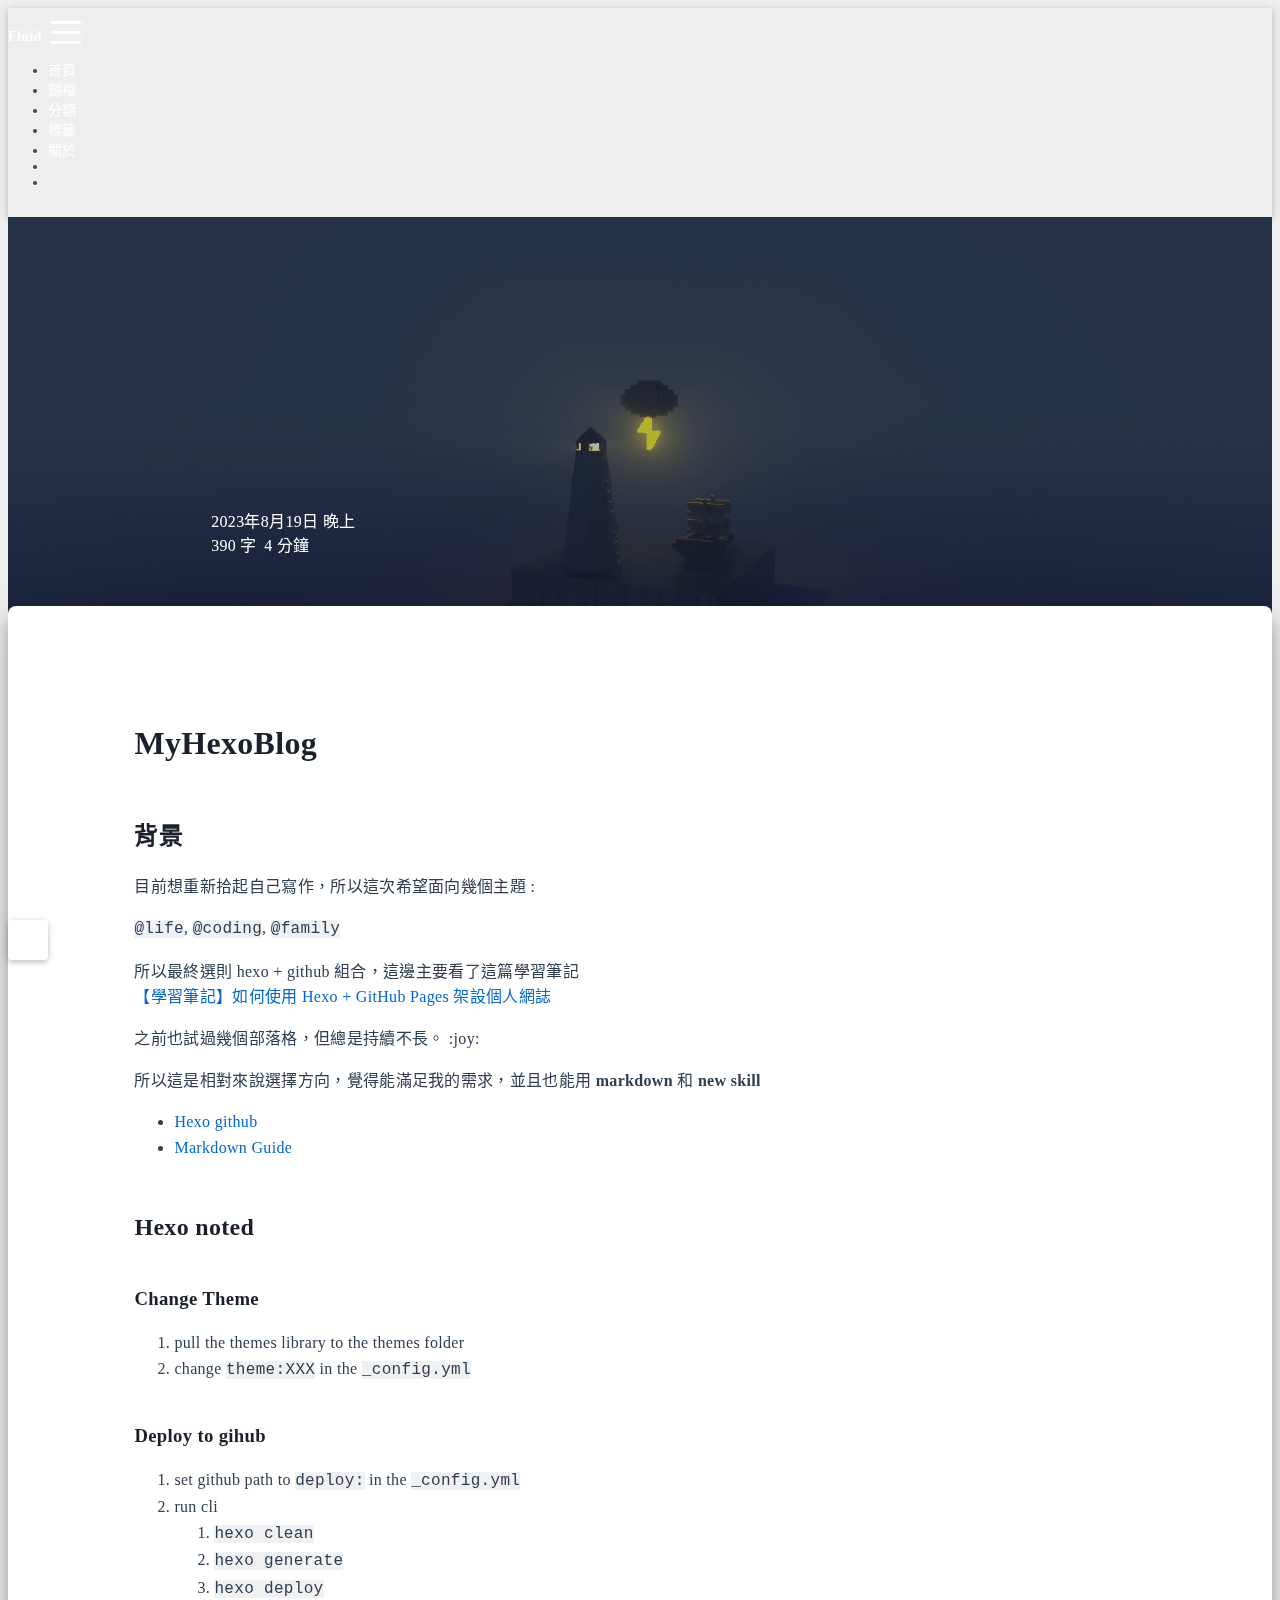
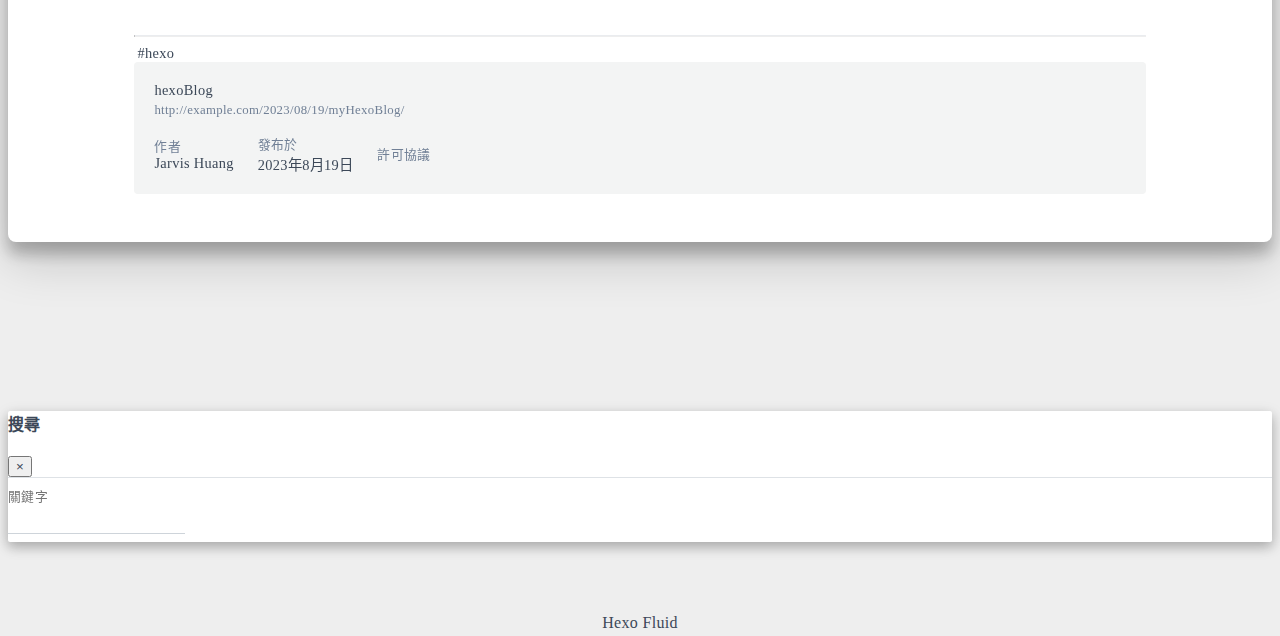
<file: 2023/08/19/myHexoBlog/index.html>
<!DOCTYPE html>
<html lang="zh-TW" data-default-color-scheme=auto>



<head>
  <meta charset="UTF-8">
  <link rel="apple-touch-icon" sizes="76x76" href="/img/fluid.png">
  <link rel="icon" href="/img/fluid.png">
  <meta name="viewport" content="width=device-width, initial-scale=1.0, maximum-scale=5.0, shrink-to-fit=no">
  <meta http-equiv="x-ua-compatible" content="ie=edge">
  
  <meta name="theme-color" content="#2f4154">
  <meta name="author" content="Jarvis Huang">
  <meta name="keywords" content="">
  
    <meta name="description" content="MyHexoBlog背景目前想重新拾起自己寫作，所以這次希望面向幾個主題 :  @life, @coding, @family 所以最終選則 hexo + github 組合，這邊主要看了這篇學習筆記【學習筆記】如何使用 Hexo + GitHub Pages 架設個人網誌 之前也試過幾個部落格，但總是持續不長。 :joy: 所以這是相對來說選擇方向，覺得能滿足我的需求，並且也能用 markdow">
<meta property="og:type" content="article">
<meta property="og:title" content="hexoBlog">
<meta property="og:url" content="http://example.com/2023/08/19/myHexoBlog/index.html">
<meta property="og:site_name" content="Hexo">
<meta property="og:description" content="MyHexoBlog背景目前想重新拾起自己寫作，所以這次希望面向幾個主題 :  @life, @coding, @family 所以最終選則 hexo + github 組合，這邊主要看了這篇學習筆記【學習筆記】如何使用 Hexo + GitHub Pages 架設個人網誌 之前也試過幾個部落格，但總是持續不長。 :joy: 所以這是相對來說選擇方向，覺得能滿足我的需求，並且也能用 markdow">
<meta property="og:locale" content="zh_TW">
<meta property="article:published_time" content="2023-08-19T12:01:37.000Z">
<meta property="article:modified_time" content="2023-08-19T15:10:34.516Z">
<meta property="article:author" content="Jarvis Huang">
<meta property="article:tag" content="hexo">
<meta name="twitter:card" content="summary_large_image">
  
  
  
  <title>hexoBlog - Hexo</title>

  <link  rel="stylesheet" href="https://lib.baomitu.com/twitter-bootstrap/4.6.1/css/bootstrap.min.css" />



  <link  rel="stylesheet" href="https://lib.baomitu.com/github-markdown-css/4.0.0/github-markdown.min.css" />

  <link  rel="stylesheet" href="https://lib.baomitu.com/hint.css/2.7.0/hint.min.css" />

  <link  rel="stylesheet" href="https://lib.baomitu.com/fancybox/3.5.7/jquery.fancybox.min.css" />



<!-- 主题依赖的图标库，不要自行修改 -->
<!-- Do not modify the link that theme dependent icons -->

<link rel="stylesheet" href="//at.alicdn.com/t/font_1749284_hj8rtnfg7um.css">



<link rel="stylesheet" href="//at.alicdn.com/t/font_1736178_lbnruvf0jn.css">


<link  rel="stylesheet" href="/css/main.css" />


  <link id="highlight-css" rel="stylesheet" href="/css/highlight.css" />
  
    <link id="highlight-css-dark" rel="stylesheet" href="/css/highlight-dark.css" />
  




  <script id="fluid-configs">
    var Fluid = window.Fluid || {};
    Fluid.ctx = Object.assign({}, Fluid.ctx)
    var CONFIG = {"hostname":"example.com","root":"/","version":"1.9.5-a","typing":{"enable":true,"typeSpeed":70,"cursorChar":"_","loop":false,"scope":[]},"anchorjs":{"enable":true,"element":"h1,h2,h3,h4,h5,h6","placement":"left","visible":"hover","icon":""},"progressbar":{"enable":true,"height_px":3,"color":"#29d","options":{"showSpinner":false,"trickleSpeed":100}},"code_language":{"enable":true,"default":"TEXT"},"copy_btn":true,"image_caption":{"enable":true},"image_zoom":{"enable":true,"img_url_replace":["",""]},"toc":{"enable":true,"placement":"right","headingSelector":"h1,h2,h3,h4,h5,h6","collapseDepth":0},"lazyload":{"enable":true,"loading_img":"/img/loading.gif","onlypost":false,"offset_factor":2},"web_analytics":{"enable":false,"follow_dnt":true,"baidu":null,"google":{"measurement_id":null},"tencent":{"sid":null,"cid":null},"woyaola":null,"cnzz":null,"leancloud":{"app_id":null,"app_key":null,"server_url":null,"path":"window.location.pathname","ignore_local":false}},"search_path":"/local-search.xml","include_content_in_search":true};

    if (CONFIG.web_analytics.follow_dnt) {
      var dntVal = navigator.doNotTrack || window.doNotTrack || navigator.msDoNotTrack;
      Fluid.ctx.dnt = dntVal && (dntVal.startsWith('1') || dntVal.startsWith('yes') || dntVal.startsWith('on'));
    }
  </script>
  <script  src="/js/utils.js" ></script>
  <script  src="/js/color-schema.js" ></script>
  


  
<meta name="generator" content="Hexo 6.3.0"></head>


<body>
  

  <header>
    

<div class="header-inner" style="height: 70vh;">
  <nav id="navbar" class="navbar fixed-top  navbar-expand-lg navbar-dark scrolling-navbar">
  <div class="container">
    <a class="navbar-brand" href="/">
      <strong>Fluid</strong>
    </a>

    <button id="navbar-toggler-btn" class="navbar-toggler" type="button" data-toggle="collapse"
            data-target="#navbarSupportedContent"
            aria-controls="navbarSupportedContent" aria-expanded="false" aria-label="Toggle navigation">
      <div class="animated-icon"><span></span><span></span><span></span></div>
    </button>

    <!-- Collapsible content -->
    <div class="collapse navbar-collapse" id="navbarSupportedContent">
      <ul class="navbar-nav ml-auto text-center">
        
          
          
          
          
            <li class="nav-item">
              <a class="nav-link" href="/">
                <i class="iconfont icon-home-fill"></i>
                <span>首頁</span>
              </a>
            </li>
          
        
          
          
          
          
            <li class="nav-item">
              <a class="nav-link" href="/archives/">
                <i class="iconfont icon-archive-fill"></i>
                <span>歸檔</span>
              </a>
            </li>
          
        
          
          
          
          
            <li class="nav-item">
              <a class="nav-link" href="/categories/">
                <i class="iconfont icon-category-fill"></i>
                <span>分類</span>
              </a>
            </li>
          
        
          
          
          
          
            <li class="nav-item">
              <a class="nav-link" href="/tags/">
                <i class="iconfont icon-tags-fill"></i>
                <span>標籤</span>
              </a>
            </li>
          
        
          
          
          
          
            <li class="nav-item">
              <a class="nav-link" href="/about/">
                <i class="iconfont icon-user-fill"></i>
                <span>關於</span>
              </a>
            </li>
          
        
        
          <li class="nav-item" id="search-btn">
            <a class="nav-link" target="_self" href="javascript:;" data-toggle="modal" data-target="#modalSearch" aria-label="Search">
              <i class="iconfont icon-search"></i>
            </a>
          </li>
          
        
        
          <li class="nav-item" id="color-toggle-btn">
            <a class="nav-link" target="_self" href="javascript:;" aria-label="Color Toggle">
              <i class="iconfont icon-dark" id="color-toggle-icon"></i>
            </a>
          </li>
        
      </ul>
    </div>
  </div>
</nav>

  

<div id="banner" class="banner" parallax=true
     style="background: url('/img/default.png') no-repeat center center; background-size: cover;">
  <div class="full-bg-img">
    <div class="mask flex-center" style="background-color: rgba(0, 0, 0, 0.3)">
      <div class="banner-text text-center fade-in-up">
        <div class="h2">
          
            <span id="subtitle" data-typed-text="hexoBlog"></span>
          
        </div>

        
          
  <div class="mt-3">
    
    
      <span class="post-meta">
        <i class="iconfont icon-date-fill" aria-hidden="true"></i>
        <time datetime="2023-08-19 20:01" pubdate>
          2023年8月19日 晚上
        </time>
      </span>
    
  </div>

  <div class="mt-1">
    
      <span class="post-meta mr-2">
        <i class="iconfont icon-chart"></i>
        
          390 字
        
      </span>
    

    
      <span class="post-meta mr-2">
        <i class="iconfont icon-clock-fill"></i>
        
        
        
          4 分鐘
        
      </span>
    

    
    
  </div>


        
      </div>

      
    </div>
  </div>
</div>

</div>

  </header>

  <main>
    
      

<div class="container-fluid nopadding-x">
  <div class="row nomargin-x">
    <div class="side-col d-none d-lg-block col-lg-2">
      

    </div>

    <div class="col-lg-8 nopadding-x-md">
      <div class="container nopadding-x-md" id="board-ctn">
        <div id="board">
          <article class="post-content mx-auto">
            <h1 id="seo-header">hexoBlog</h1>
            
            
              <div class="markdown-body">
                
                <h1 id="MyHexoBlog"><a href="#MyHexoBlog" class="headerlink" title="MyHexoBlog"></a>MyHexoBlog</h1><h2 id="背景"><a href="#背景" class="headerlink" title="背景"></a>背景</h2><p>目前想重新拾起自己寫作，所以這次希望面向幾個主題 : </p>
<p><code>@life</code>, <code>@coding</code>, <code>@family</code></p>
<p>所以最終選則 hexo + github 組合，這邊主要看了這篇學習筆記<br><a target="_blank" rel="noopener" href="https://hackmd.io/@Heidi-Liu/note-hexo-githu">【學習筆記】如何使用 Hexo + GitHub Pages 架設個人網誌</a></p>
<p>之前也試過幾個部落格，但總是持續不長。 :joy:</p>
<p>所以這是相對來說選擇方向，覺得能滿足我的需求，並且也能用 <strong>markdown</strong> 和 <strong>new skill</strong></p>
<ul>
<li><a target="_blank" rel="noopener" href="https://github.com/hexojs/hexo">Hexo github</a></li>
<li><a target="_blank" rel="noopener" href="https://www.markdownguide.org/cheat-sheet/">Markdown Guide</a></li>
</ul>
<h2 id="Hexo-noted"><a href="#Hexo-noted" class="headerlink" title="Hexo noted"></a>Hexo noted</h2><h3 id="Change-Theme"><a href="#Change-Theme" class="headerlink" title="Change Theme"></a>Change Theme</h3><ol>
<li>pull the themes library to the themes folder</li>
<li>change <code>theme:XXX</code> in the <code>_config.yml</code></li>
</ol>
<h3 id="Deploy-to-gihub"><a href="#Deploy-to-gihub" class="headerlink" title="Deploy to gihub"></a>Deploy to gihub</h3><ol>
<li>set github path to <code>deploy:</code> in the <code>_config.yml</code></li>
<li>run cli <ol>
<li><code>hexo clean</code></li>
<li><code>hexo generate</code></li>
<li><code>hexo deploy</code></li>
</ol>
</li>
</ol>

                
              </div>
            
            <hr/>
            <div>
              <div class="post-metas my-3">
  
  
    <div class="post-meta">
      <i class="iconfont icon-tags"></i>
      
        <a href="/tags/hexo/" class="print-no-link">#hexo</a>
      
    </div>
  
</div>


              
  

  <div class="license-box my-3">
    <div class="license-title">
      <div>hexoBlog</div>
      <div>http://example.com/2023/08/19/myHexoBlog/</div>
    </div>
    <div class="license-meta">
      
        <div class="license-meta-item">
          <div>作者</div>
          <div>Jarvis Huang</div>
        </div>
      
      
        <div class="license-meta-item license-meta-date">
          <div>發布於</div>
          <div>2023年8月19日</div>
        </div>
      
      
      
        <div class="license-meta-item">
          <div>許可協議</div>
          <div>
            
              
              
                <a class="print-no-link" target="_blank" href="https://creativecommons.org/licenses/by/4.0/">
                  <span class="hint--top hint--rounded" aria-label="BY - 署名">
                    <i class="iconfont icon-by"></i>
                  </span>
                </a>
              
            
          </div>
        </div>
      
    </div>
    <div class="license-icon iconfont"></div>
  </div>



              
                <div class="post-prevnext my-3">
                  <article class="post-prev col-6">
                    
                    
                  </article>
                  <article class="post-next col-6">
                    
                    
                  </article>
                </div>
              
            </div>

            
          </article>
        </div>
      </div>
    </div>

    <div class="side-col d-none d-lg-block col-lg-2">
      
  <aside class="sidebar" style="margin-left: -1rem">
    <div id="toc">
  <p class="toc-header">
    <i class="iconfont icon-list"></i>
    <span>目錄</span>
  </p>
  <div class="toc-body" id="toc-body"></div>
</div>



  </aside>


    </div>
  </div>
</div>





  



  



  



  



  







    

    
      <a id="scroll-top-button" aria-label="TOP" href="#" role="button">
        <i class="iconfont icon-arrowup" aria-hidden="true"></i>
      </a>
    

    
      <div class="modal fade" id="modalSearch" tabindex="-1" role="dialog" aria-labelledby="ModalLabel"
     aria-hidden="true">
  <div class="modal-dialog modal-dialog-scrollable modal-lg" role="document">
    <div class="modal-content">
      <div class="modal-header text-center">
        <h4 class="modal-title w-100 font-weight-bold">搜尋</h4>
        <button type="button" id="local-search-close" class="close" data-dismiss="modal" aria-label="Close">
          <span aria-hidden="true">&times;</span>
        </button>
      </div>
      <div class="modal-body mx-3">
        <div class="md-form mb-5">
          <input type="text" id="local-search-input" class="form-control validate">
          <label data-error="x" data-success="v" for="local-search-input">關鍵字</label>
        </div>
        <div class="list-group" id="local-search-result"></div>
      </div>
    </div>
  </div>
</div>

    

    
  </main>

  <footer>
    <div class="footer-inner">
  
    <div class="footer-content">
       <a href="https://hexo.io" target="_blank" rel="nofollow noopener"><span>Hexo</span></a> <i class="iconfont icon-love"></i> <a href="https://github.com/fluid-dev/hexo-theme-fluid" target="_blank" rel="nofollow noopener"><span>Fluid</span></a> 
    </div>
  
  
  
  
</div>

  </footer>

  <!-- Scripts -->
  
  <script  src="https://lib.baomitu.com/nprogress/0.2.0/nprogress.min.js" ></script>
  <link  rel="stylesheet" href="https://lib.baomitu.com/nprogress/0.2.0/nprogress.min.css" />

  <script>
    NProgress.configure({"showSpinner":false,"trickleSpeed":100})
    NProgress.start()
    window.addEventListener('load', function() {
      NProgress.done();
    })
  </script>


<script  src="https://lib.baomitu.com/jquery/3.6.4/jquery.min.js" ></script>
<script  src="https://lib.baomitu.com/twitter-bootstrap/4.6.1/js/bootstrap.min.js" ></script>
<script  src="/js/events.js" ></script>
<script  src="/js/plugins.js" ></script>


  <script  src="https://lib.baomitu.com/typed.js/2.0.12/typed.min.js" ></script>
  <script>
    (function (window, document) {
      var typing = Fluid.plugins.typing;
      var subtitle = document.getElementById('subtitle');
      if (!subtitle || !typing) {
        return;
      }
      var text = subtitle.getAttribute('data-typed-text');
      
        typing(text);
      
    })(window, document);
  </script>




  
    <script  src="/js/img-lazyload.js" ></script>
  




  
<script>
  Fluid.utils.createScript('https://lib.baomitu.com/tocbot/4.20.1/tocbot.min.js', function() {
    var toc = jQuery('#toc');
    if (toc.length === 0 || !window.tocbot) { return; }
    var boardCtn = jQuery('#board-ctn');
    var boardTop = boardCtn.offset().top;

    window.tocbot.init(Object.assign({
      tocSelector     : '#toc-body',
      contentSelector : '.markdown-body',
      linkClass       : 'tocbot-link',
      activeLinkClass : 'tocbot-active-link',
      listClass       : 'tocbot-list',
      isCollapsedClass: 'tocbot-is-collapsed',
      collapsibleClass: 'tocbot-is-collapsible',
      scrollSmooth    : true,
      includeTitleTags: true,
      headingsOffset  : -boardTop,
    }, CONFIG.toc));
    if (toc.find('.toc-list-item').length > 0) {
      toc.css('visibility', 'visible');
    }

    Fluid.events.registerRefreshCallback(function() {
      if ('tocbot' in window) {
        tocbot.refresh();
        var toc = jQuery('#toc');
        if (toc.length === 0 || !tocbot) {
          return;
        }
        if (toc.find('.toc-list-item').length > 0) {
          toc.css('visibility', 'visible');
        }
      }
    });
  });
</script>


  <script src=https://lib.baomitu.com/clipboard.js/2.0.11/clipboard.min.js></script>

  <script>Fluid.plugins.codeWidget();</script>


  
<script>
  Fluid.utils.createScript('https://lib.baomitu.com/anchor-js/4.3.1/anchor.min.js', function() {
    window.anchors.options = {
      placement: CONFIG.anchorjs.placement,
      visible  : CONFIG.anchorjs.visible
    };
    if (CONFIG.anchorjs.icon) {
      window.anchors.options.icon = CONFIG.anchorjs.icon;
    }
    var el = (CONFIG.anchorjs.element || 'h1,h2,h3,h4,h5,h6').split(',');
    var res = [];
    for (var item of el) {
      res.push('.markdown-body > ' + item.trim());
    }
    if (CONFIG.anchorjs.placement === 'left') {
      window.anchors.options.class = 'anchorjs-link-left';
    }
    window.anchors.add(res.join(', '));

    Fluid.events.registerRefreshCallback(function() {
      if ('anchors' in window) {
        anchors.removeAll();
        var el = (CONFIG.anchorjs.element || 'h1,h2,h3,h4,h5,h6').split(',');
        var res = [];
        for (var item of el) {
          res.push('.markdown-body > ' + item.trim());
        }
        if (CONFIG.anchorjs.placement === 'left') {
          anchors.options.class = 'anchorjs-link-left';
        }
        anchors.add(res.join(', '));
      }
    });
  });
</script>


  
<script>
  Fluid.utils.createScript('https://lib.baomitu.com/fancybox/3.5.7/jquery.fancybox.min.js', function() {
    Fluid.plugins.fancyBox();
  });
</script>


  <script>Fluid.plugins.imageCaption();</script>

  <script  src="/js/local-search.js" ></script>





<!-- 主题的启动项，将它保持在最底部 -->
<!-- the boot of the theme, keep it at the bottom -->
<script  src="/js/boot.js" ></script>


  

  <noscript>
    <div class="noscript-warning">博客在允許 JavaScript 運行的環境下瀏覽效果更佳</div>
  </noscript>
</body>
</html>
</file>
<file: css/main.css>
.anchorjs-link {
  text-decoration: none !important;
  transition: opacity 0.2s ease-in-out;
}
.markdown-body h1:hover > .anchorjs-link,
h2:hover > .anchorjs-link,
h3:hover > .anchorjs-link,
h4:hover > .anchorjs-link,
h5:hover > .anchorjs-link,
h6:hover > .anchorjs-link {
  opacity: 1;
}
.banner {
  height: 100%;
  position: relative;
  overflow: hidden;
  cursor: default;
}
.banner .mask {
  position: absolute;
  width: 100%;
  height: 100%;
  background-color: rgba(0,0,0,0.3);
}
.banner[parallax="true"] {
  will-change: transform;
  -webkit-transform-style: preserve-3d;
  -webkit-backface-visibility: hidden;
  transition: transform 0.05s ease-out;
}
@media (max-width: 100vh) {
  .header-inner {
    max-height: 100vw;
  }
  #board {
    margin-top: -1rem !important;
  }
}
@media (max-width: 79.99vh) {
  .scroll-down-bar {
    display: none;
  }
}
#board {
  position: relative;
  margin-top: -2rem;
  padding: 3rem 0;
  background-color: var(--board-bg-color);
  transition: background-color 0.2s ease-in-out;
  border-radius: 0.5rem;
  z-index: 3;
  -webkit-box-shadow: 0 12px 15px 0 rgba(0,0,0,0.24), 0 17px 50px 0 rgba(0,0,0,0.19);
  box-shadow: 0 12px 15px 0 rgba(0,0,0,0.24), 0 17px 50px 0 rgba(0,0,0,0.19);
}
.code-widget {
  display: inline-block;
  background-color: transparent;
  font-size: 0.75rem;
  line-height: 1;
  font-weight: bold;
  padding: 0.3rem 0.1rem 0.1rem 0.1rem;
  position: absolute;
  right: 0.45rem;
  top: 0.15rem;
  z-index: 1;
}
.code-widget-light {
  color: #999;
}
.code-widget-dark {
  color: #bababa;
}
.copy-btn {
  cursor: pointer;
  user-select: none;
  -webkit-appearance: none;
  outline: none;
}
.copy-btn > i {
  font-size: 0.75rem !important;
  font-weight: 400;
  margin-right: 0.15rem;
  opacity: 0;
  transition: opacity 0.2s ease-in-out;
}
.markdown-body pre:hover > .copy-btn > i {
  opacity: 0.9;
}
.markdown-body pre:hover > .copy-btn,
.markdown-body pre:not(:hover) > .copy-btn {
  outline: none;
}
.license-box {
  background-color: rgba(27,31,35,0.05);
  transition: background-color 0.2s ease-in-out;
  border-radius: 4px;
  font-size: 0.9rem;
  overflow: hidden;
  padding: 1.25rem;
  position: relative;
  z-index: 1;
}
.license-box .license-icon {
  position: absolute;
  top: 50%;
  left: 100%;
}
.license-box .license-icon::after {
  content: "\e8e4";
  font-size: 12.5rem;
  line-height: 1;
  opacity: 0.1;
  position: relative;
  left: -0.85em;
  bottom: 0.5em;
  z-index: -1;
}
.license-box .license-title {
  margin-bottom: 1rem;
}
.license-box .license-title div:nth-child(1) {
  line-height: 1.2;
  margin-bottom: 0.25rem;
}
.license-box .license-title div:nth-child(2) {
  color: var(--sec-text-color);
  font-size: 0.8rem;
}
.license-box .license-meta {
  align-items: center;
  display: flex;
  flex-wrap: wrap;
  justify-content: flex-start;
}
.license-box .license-meta .license-meta-item {
  align-items: center;
  justify-content: center;
  margin-right: 1.5rem;
}
.license-box .license-meta .license-meta-item div:nth-child(1) {
  color: var(--sec-text-color);
  font-size: 0.8rem;
  font-weight: normal;
}
.license-box .license-meta .license-meta-item i.iconfont {
  font-size: 1rem;
}
@media (max-width: 575px) and (min-width: 425px) {
  .license-box .license-meta .license-meta-item {
    display: flex;
    justify-content: flex-start;
    flex-wrap: wrap;
    font-size: 0.8rem;
    flex: 0 0 50%;
    max-width: 50%;
    margin-right: 0;
  }
  .license-box .license-meta .license-meta-item div:nth-child(1) {
    margin-right: 0.5rem;
  }
  .license-box .license-meta .license-meta-date {
    order: -1;
  }
}
@media (max-width: 424px) {
  .license-box::after {
    top: -65px;
  }
  .license-box .license-meta {
    flex-direction: column;
    align-items: flex-start;
  }
  .license-box .license-meta .license-meta-item {
    display: flex;
    flex-wrap: wrap;
    font-size: 0.8rem;
  }
  .license-box .license-meta .license-meta-item div:nth-child(1) {
    margin-right: 0.5rem;
  }
}
.footer-inner {
  padding: 3rem 0 1rem 0;
  text-align: center;
}
.footer-inner > div:not(:first-child) {
  margin: 0.25rem 0;
  font-size: 0.85rem;
}
.footer-inner .statistics {
  display: flex;
  flex-direction: row;
  justify-content: center;
}
.footer-inner .statistics > span {
  flex: 1;
  margin: 0 0.25rem;
}
.footer-inner .statistics > *:nth-last-child(2):first-child {
  text-align: right;
}
.footer-inner .statistics > *:nth-last-child(2):first-child ~ * {
  text-align: left;
}
.footer-inner .beian {
  display: flex;
  flex-direction: row;
  justify-content: center;
}
.footer-inner .beian > * {
  margin: 0 0.25rem;
}
.footer-inner .beian-police {
  position: relative;
  overflow: hidden;
  display: inline-flex;
  align-items: center;
  justify-content: left;
}
.footer-inner .beian-police img {
  margin-right: 3px;
  width: 1rem;
  height: 1rem;
  margin-bottom: 0.1rem;
}
@media (max-width: 424px) {
  .footer-inner .statistics {
    flex-direction: column;
  }
  .footer-inner .statistics > *:nth-last-child(2):first-child {
    text-align: center;
  }
  .footer-inner .statistics > *:nth-last-child(2):first-child ~ * {
    text-align: center;
  }
  .footer-inner .beian {
    flex-direction: column;
  }
  .footer-inner .beian .beian-police {
    justify-content: center;
  }
  .footer-inner .beian > *:nth-last-child(2):first-child {
    text-align: center;
  }
  .footer-inner .beian > *:nth-last-child(2):first-child ~ * {
    text-align: center;
  }
}
sup > a::before,
.footnote-text::before {
  display: block;
  content: "";
  margin-top: -5rem;
  height: 5rem;
  width: 1px;
  visibility: hidden;
}
sup > a::before,
.footnote-text::before {
  display: inline-block;
}
.footnote-item::before {
  display: block;
  content: "";
  margin-top: -5rem;
  height: 5rem;
  width: 1px;
  visibility: hidden;
}
.footnote-list ol {
  list-style-type: none;
  counter-reset: sectioncounter;
  padding-left: 0.5rem;
  font-size: 0.95rem;
}
.footnote-list ol li:before {
  font-family: "Helvetica Neue", monospace, "Monaco";
  content: "[" counter(sectioncounter) "]";
  counter-increment: sectioncounter;
}
.footnote-list ol li+li {
  margin-top: 0.5rem;
}
.footnote-text {
  padding-left: 0.5em;
}
.navbar {
  background-color: transparent;
  font-size: 0.875rem;
  box-shadow: 0 2px 5px 0 rgba(0,0,0,0.16), 0 2px 10px 0 rgba(0,0,0,0.12);
  -webkit-box-shadow: 0 2px 5px 0 rgba(0,0,0,0.16), 0 2px 10px 0 rgba(0,0,0,0.12);
}
.navbar .navbar-brand {
  color: var(--navbar-text-color);
}
.navbar .navbar-toggler .animated-icon span {
  background-color: var(--navbar-text-color);
}
.navbar .nav-item .nav-link {
  display: block;
  color: var(--navbar-text-color);
  transition: color 0.2s ease-in-out, background-color 0.2s ease-in-out;
}
.navbar .nav-item .nav-link:hover {
  color: var(--link-hover-color);
}
.navbar .nav-item .nav-link:focus {
  color: var(--navbar-text-color);
}
.navbar .nav-item .nav-link i {
  font-size: 0.875rem;
}
.navbar .nav-item .nav-link i:only-child {
  margin: 0 0.2rem;
}
.navbar .navbar-toggler {
  border-width: 0;
  outline: 0;
}
.navbar.scrolling-navbar {
  will-change: background, padding;
  -webkit-transition: background 0.5s ease-in-out, padding 0.5s ease-in-out;
  transition: background 0.5s ease-in-out, padding 0.5s ease-in-out;
}
@media (min-width: 600px) {
  .navbar.scrolling-navbar {
    padding-top: 12px;
    padding-bottom: 12px;
  }
  .navbar.scrolling-navbar .navbar-nav > li {
    -webkit-transition-duration: 1s;
    transition-duration: 1s;
  }
}
.navbar.scrolling-navbar.top-nav-collapse {
  padding-top: 5px;
  padding-bottom: 5px;
}
.navbar .dropdown-menu {
  font-size: 0.875rem;
  color: var(--navbar-text-color);
  background-color: rgba(0,0,0,0.3);
  border: none;
  min-width: 8rem;
  -webkit-transition: background 0.5s ease-in-out, padding 0.5s ease-in-out;
  transition: background 0.5s ease-in-out, padding 0.5s ease-in-out;
}
@media (max-width: 991.98px) {
  .navbar .dropdown-menu {
    text-align: center;
  }
}
.navbar .dropdown-item {
  color: var(--navbar-text-color);
}
.navbar .dropdown-item:hover,
.navbar .dropdown-item:focus {
  color: var(--link-hover-color);
  background-color: rgba(0,0,0,0.1);
}
@media (min-width: 992px) {
  .navbar .dropdown:hover > .dropdown-menu {
    display: block;
  }
  .navbar .dropdown > .dropdown-toggle:active {
    pointer-events: none;
  }
  .navbar .dropdown-menu {
    top: 95%;
  }
}
.navbar .animated-icon {
  width: 30px;
  height: 20px;
  position: relative;
  margin: 0;
  -webkit-transform: rotate(0deg);
  -moz-transform: rotate(0deg);
  -o-transform: rotate(0deg);
  transform: rotate(0deg);
  -webkit-transition: 0.5s ease-in-out;
  -moz-transition: 0.5s ease-in-out;
  -o-transition: 0.5s ease-in-out;
  transition: 0.5s ease-in-out;
  cursor: pointer;
}
.navbar .animated-icon span {
  display: block;
  position: absolute;
  height: 3px;
  width: 100%;
  border-radius: 9px;
  opacity: 1;
  left: 0;
  -webkit-transform: rotate(0deg);
  -moz-transform: rotate(0deg);
  -o-transform: rotate(0deg);
  transform: rotate(0deg);
  -webkit-transition: 0.25s ease-in-out;
  -moz-transition: 0.25s ease-in-out;
  -o-transition: 0.25s ease-in-out;
  transition: 0.25s ease-in-out;
  background: #fff;
}
.navbar .animated-icon span:nth-child(1) {
  top: 0;
}
.navbar .animated-icon span:nth-child(2) {
  top: 10px;
}
.navbar .animated-icon span:nth-child(3) {
  top: 20px;
}
.navbar .animated-icon.open span:nth-child(1) {
  top: 11px;
  -webkit-transform: rotate(135deg);
  -moz-transform: rotate(135deg);
  -o-transform: rotate(135deg);
  transform: rotate(135deg);
}
.navbar .animated-icon.open span:nth-child(2) {
  opacity: 0;
  left: -60px;
}
.navbar .animated-icon.open span:nth-child(3) {
  top: 11px;
  -webkit-transform: rotate(-135deg);
  -moz-transform: rotate(-135deg);
  -o-transform: rotate(-135deg);
  transform: rotate(-135deg);
}
.navbar .dropdown-collapse,
.top-nav-collapse,
.navbar-col-show {
  background-color: var(--navbar-bg-color);
}
@media (max-width: 767px) {
  .navbar {
    font-size: 1rem;
    line-height: 2.5rem;
  }
}
.banner-text {
  color: var(--subtitle-color);
  max-width: calc(960px - 6rem);
  width: 80%;
  overflow-wrap: break-word;
}
.banner-text .typed-cursor {
  margin: 0 0.2rem;
}
@media (max-width: 767px) {
  #subtitle,
  .typed-cursor {
    font-size: 1.5rem;
  }
}
@media (max-width: 575px) {
  .banner-text {
    font-size: 0.9rem;
  }
  #subtitle,
  .typed-cursor {
    font-size: 1.35rem;
  }
}
.modal-dialog .modal-content {
  background-color: var(--board-bg-color);
  border: 0;
  border-radius: 0.125rem;
  -webkit-box-shadow: 0 5px 11px 0 rgba(0,0,0,0.18), 0 4px 15px 0 rgba(0,0,0,0.15);
  box-shadow: 0 5px 11px 0 rgba(0,0,0,0.18), 0 4px 15px 0 rgba(0,0,0,0.15);
}
.modal-dialog .modal-content .modal-header {
  border-bottom-color: var(--line-color);
  transition: border-bottom-color 0.2s ease-in-out;
}
.close {
  color: var(--text-color);
}
.close:hover {
  color: var(--link-hover-color);
}
.close:focus {
  outline: 0;
}
.modal-dialog .modal-content .modal-header {
  border-top-left-radius: 0.125rem;
  border-top-right-radius: 0.125rem;
  border-bottom: 1px solid #dee2e6;
}
.md-form {
  position: relative;
  margin-top: 1.5rem;
  margin-bottom: 1.5rem;
}
.md-form input[type] {
  -webkit-box-sizing: content-box;
  box-sizing: content-box;
  background-color: transparent;
  border: none;
  border-bottom: 1px solid #ced4da;
  border-radius: 0;
  outline: none;
  -webkit-box-shadow: none;
  box-shadow: none;
  transition: border-color 0.15s ease-in-out, box-shadow 0.15s ease-in-out, -webkit-box-shadow 0.15s ease-in-out;
}
.md-form input[type]:focus:not([readonly]) {
  border-bottom: 1px solid #4285f4;
  -webkit-box-shadow: 0 1px 0 0 #4285f4;
  box-shadow: 0 1px 0 0 #4285f4;
}
.md-form input[type]:focus:not([readonly]) + label {
  color: #4285f4;
}
.md-form input[type].valid,
.md-form input[type]:focus.valid {
  border-bottom: 1px solid #00c851;
  -webkit-box-shadow: 0 1px 0 0 #00c851;
  box-shadow: 0 1px 0 0 #00c851;
}
.md-form input[type].valid + label,
.md-form input[type]:focus.valid + label {
  color: #00c851;
}
.md-form input[type].invalid,
.md-form input[type]:focus.invalid {
  border-bottom: 1px solid #f44336;
  -webkit-box-shadow: 0 1px 0 0 #f44336;
  box-shadow: 0 1px 0 0 #f44336;
}
.md-form input[type].invalid + label,
.md-form input[type]:focus.invalid + label {
  color: #f44336;
}
.md-form input[type].validate {
  margin-bottom: 2.5rem;
}
.md-form input[type].form-control {
  height: auto;
  padding: 0.6rem 0 0.4rem 0;
  margin: 0 0 0.5rem 0;
  color: var(--text-color);
  background-color: transparent;
  border-radius: 0;
}
.md-form label {
  font-size: 0.8rem;
  position: absolute;
  top: -1rem;
  left: 0;
  color: #757575;
  cursor: text;
  transition: color 0.2s ease-out;
}
.modal-open[style] {
  padding-right: 0 !important;
  overflow: auto;
}
.modal-open[style] #navbar[style] {
  padding-right: 1rem !important;
}
#nprogress .bar {
  height: 3px !important;
  background-color: #29d !important;
}
#nprogress .peg {
  box-shadow: 0 0 14px #29d, 0 0 8px #29d !important;
}
@media (max-width: 575px) {
  #nprogress .bar {
    display: none;
  }
}
.noscript-warning {
  background-color: #f55;
  color: #fff;
  font-family: sans-serif;
  font-size: 1rem;
  font-weight: bold;
  position: fixed;
  left: 0;
  bottom: 0;
  text-align: center;
  width: 100%;
  z-index: 99;
}
.pagination {
  margin-top: 3rem;
  justify-content: center;
}
.pagination .space {
  align-self: flex-end;
}
.pagination .page-number,
.pagination .current,
.pagination .extend {
  outline: 0;
  border: 0;
  background-color: transparent;
  font-size: 0.9rem;
  padding: 0.5rem 0.75rem;
  line-height: 1.25;
  border-radius: 0.125rem;
}
.pagination .page-number {
  margin: 0 0.05rem;
}
.pagination .page-number:hover,
.pagination .current {
  transition: background-color 0.2s ease-in-out;
  background-color: var(--link-hover-bg-color);
}
.qr-trigger {
  cursor: pointer;
  position: relative;
}
.qr-trigger:hover .qr-img {
  display: block;
  transition: all 0.3s;
}
.qr-img {
  max-width: 12rem;
  position: absolute;
  right: -5.25rem;
  z-index: 99;
  display: none;
  border-radius: 0.2rem;
  background-color: transparent;
  box-shadow: 0 0 20px -5px rgba(158,158,158,0.2);
}
.scroll-down-bar {
  position: absolute;
  width: 100%;
  height: 6rem;
  text-align: center;
  cursor: pointer;
  bottom: 0;
}
.scroll-down-bar i.iconfont {
  font-size: 2rem;
  font-weight: bold;
  display: inline-block;
  position: relative;
  padding-top: 2rem;
  color: var(--subtitle-color);
  transform: translateZ(0);
  animation: scroll-down 1.5s infinite;
}
#scroll-top-button {
  position: fixed;
  z-index: 99;
  background: var(--board-bg-color);
  transition: background-color 0.2s ease-in-out, bottom 0.3s ease;
  border-radius: 4px;
  min-width: 40px;
  min-height: 40px;
  bottom: -60px;
  outline: none;
  display: flex;
  display: -webkit-flex;
  align-items: center;
  box-shadow: 0 2px 5px 0 rgba(0,0,0,0.16), 0 2px 10px 0 rgba(0,0,0,0.12);
}
#scroll-top-button i {
  font-size: 32px;
  margin: auto;
  color: var(--sec-text-color);
}
#scroll-top-button:hover i,
#scroll-top-button:active i {
  animation-name: scroll-top;
  animation-duration: 1s;
  animation-delay: 0.1s;
  animation-timing-function: ease-in-out;
  animation-iteration-count: infinite;
  animation-fill-mode: forwards;
  animation-direction: alternate;
}
#local-search-result .search-list-title {
  border-left: 3px solid #0d47a1;
}
#local-search-result .search-list-content {
  padding: 0 1.25rem;
}
#local-search-result .search-word {
  color: #ff4500;
}
#toc {
  visibility: hidden;
}
.toc-header {
  margin-bottom: 0.5rem;
  font-weight: bold;
  line-height: 1.2;
}
.toc-header,
.toc-header > i {
  font-size: 1.25rem;
}
.toc-body {
  max-height: 75vh;
  overflow-y: auto;
  overflow: -moz-scrollbars-none;
  -ms-overflow-style: none;
}
.toc-body ol {
  list-style: none;
  padding-inline-start: 1rem;
}
.toc-body::-webkit-scrollbar {
  display: none;
}
.tocbot-list {
  position: relative;
}
.tocbot-list ol {
  list-style: none;
  padding-left: 1rem;
}
.tocbot-list a {
  font-size: 0.95rem;
}
.tocbot-link {
  color: var(--text-color);
}
.tocbot-active-link {
  font-weight: bold;
  color: var(--link-hover-color);
}
.tocbot-is-collapsed {
  max-height: 0;
}
.tocbot-is-collapsible {
  overflow: hidden;
  transition: all 0.3s ease-in-out;
}
.toc-list-item {
  white-space: nowrap;
  overflow: hidden;
  text-overflow: ellipsis;
}
.toc-list-item.is-active-li::before {
  height: 1rem;
  margin: 0.25rem 0;
  visibility: visible;
}
.toc-list-item::before {
  width: 0.15rem;
  height: 0.2rem;
  position: absolute;
  left: 0.25rem;
  content: "";
  border-radius: 2px;
  margin: 0.65rem 0;
  background: var(--link-hover-color);
  visibility: hidden;
  transition: height 0.1s ease-in-out, margin 0.1s ease-in-out, visibility 0.1s ease-in-out;
}
.sidebar {
  position: -webkit-sticky;
  position: sticky;
  top: 2rem;
  padding: 3rem 0;
}
html {
  font-size: 16px;
  letter-spacing: 0.02em;
}
html,
body {
  height: 100%;
  font-family: var(--font-family-sans-serif);
  overflow-wrap: break-word;
}
body {
  transition: color 0.2s ease-in-out, background-color 0.2s ease-in-out;
  background-color: var(--body-bg-color);
  color: var(--text-color);
  -webkit-font-smoothing: antialiased;
  -moz-osx-font-smoothing: grayscale;
}
body a {
  color: var(--text-color);
  text-decoration: none;
  cursor: pointer;
  transition: color 0.2s ease-in-out, background-color 0.2s ease-in-out;
}
body a:hover {
  color: var(--link-hover-color);
  text-decoration: none;
  transition: color 0.2s ease-in-out, background-color 0.2s ease-in-out;
}
code {
  color: inherit;
}
table {
  font-size: inherit;
  color: var(--post-text-color);
}
img[lazyload] {
  object-fit: cover;
}
*[align="left"] {
  text-align: left;
}
*[align="center"] {
  text-align: center;
}
*[align="right"] {
  text-align: right;
}
::-webkit-scrollbar {
  width: 6px;
  height: 6px;
}
::-webkit-scrollbar-thumb {
  background-color: var(--scrollbar-color);
  border-radius: 6px;
}
::-webkit-scrollbar-thumb:hover {
  background-color: var(--scrollbar-hover-color);
}
::-webkit-scrollbar-corner {
  background-color: transparent;
}
label {
  margin-bottom: 0;
}
i.iconfont {
  font-size: 1em;
  line-height: 1;
}
:root {
  --color-mode: "light";
  --body-bg-color: #eee;
  --board-bg-color: #fff;
  --text-color: #3c4858;
  --sec-text-color: #718096;
  --post-text-color: #2c3e50;
  --post-heading-color: #1a202c;
  --post-link-color: #0366d6;
  --link-hover-color: #30a9de;
  --link-hover-bg-color: #f8f9fa;
  --line-color: #eaecef;
  --navbar-bg-color: #2f4154;
  --navbar-text-color: #fff;
  --subtitle-color: #fff;
  --scrollbar-color: #c4c6c9;
  --scrollbar-hover-color: #a6a6a6;
  --button-bg-color: transparent;
  --button-hover-bg-color: #f2f3f5;
  --highlight-bg-color: #f6f8fa;
  --inlinecode-bg-color: rgba(175,184,193,0.2);
}
@media (prefers-color-scheme: dark) {
  :root {
    --color-mode: "dark";
  }
  :root:not([data-user-color-scheme]) {
    --body-bg-color: #181c27;
    --board-bg-color: #252d38;
    --text-color: #c4c6c9;
    --sec-text-color: #a7a9ad;
    --post-text-color: #c4c6c9;
    --post-heading-color: #c4c6c9;
    --post-link-color: #1589e9;
    --link-hover-color: #30a9de;
    --link-hover-bg-color: #364151;
    --line-color: #435266;
    --navbar-bg-color: #1f3144;
    --navbar-text-color: #d0d0d0;
    --subtitle-color: #d0d0d0;
    --scrollbar-color: #687582;
    --scrollbar-hover-color: #9da8b3;
    --button-bg-color: transparent;
    --button-hover-bg-color: #46647e;
    --highlight-bg-color: #303030;
    --inlinecode-bg-color: rgba(99,110,123,0.4);
  }
  :root:not([data-user-color-scheme]) img {
    -webkit-filter: brightness(0.9);
    filter: brightness(0.9);
    transition: filter 0.2s ease-in-out;
  }
  :root:not([data-user-color-scheme]) .license-box {
    background-color: rgba(62,75,94,0.35);
    transition: background-color 0.2s ease-in-out;
  }
  :root:not([data-user-color-scheme]) .gt-comment-admin .gt-comment-content {
    background-color: transparent;
    transition: background-color 0.2s ease-in-out;
  }
}
@media not print {
  [data-user-color-scheme="dark"] {
    --body-bg-color: #181c27;
    --board-bg-color: #252d38;
    --text-color: #c4c6c9;
    --sec-text-color: #a7a9ad;
    --post-text-color: #c4c6c9;
    --post-heading-color: #c4c6c9;
    --post-link-color: #1589e9;
    --link-hover-color: #30a9de;
    --link-hover-bg-color: #364151;
    --line-color: #435266;
    --navbar-bg-color: #1f3144;
    --navbar-text-color: #d0d0d0;
    --subtitle-color: #d0d0d0;
    --scrollbar-color: #687582;
    --scrollbar-hover-color: #9da8b3;
    --button-bg-color: transparent;
    --button-hover-bg-color: #46647e;
    --highlight-bg-color: #303030;
    --inlinecode-bg-color: rgba(99,110,123,0.4);
  }
  [data-user-color-scheme="dark"] img {
    -webkit-filter: brightness(0.9);
    filter: brightness(0.9);
    transition: filter 0.2s ease-in-out;
  }
  [data-user-color-scheme="dark"] .license-box {
    background-color: rgba(62,75,94,0.35);
    transition: background-color 0.2s ease-in-out;
  }
  [data-user-color-scheme="dark"] .gt-comment-admin .gt-comment-content {
    background-color: transparent;
    transition: background-color 0.2s ease-in-out;
  }
}
@media print {
  :root {
    --color-mode: "light";
  }
}
.fade-in-up {
  -webkit-animation-name: fade-in-up;
  animation-name: fade-in-up;
}
.hidden-mobile {
  display: block;
}
.visible-mobile {
  display: none;
}
@media (max-width: 575px) {
  .hidden-mobile {
    display: none;
  }
  .visible-mobile {
    display: block;
  }
}
.nomargin-x {
  margin-left: 0 !important;
  margin-right: 0 !important;
}
.nopadding-x {
  padding-left: 0 !important;
  padding-right: 0 !important;
}
@media (max-width: 767px) {
  .nopadding-x-md {
    padding-left: 0 !important;
    padding-right: 0 !important;
  }
}
.flex-center {
  display: -webkit-box;
  display: -ms-flexbox;
  display: flex;
  -webkit-box-align: center;
  -ms-flex-align: center;
  align-items: center;
  -webkit-box-pack: center;
  -ms-flex-pack: center;
  justify-content: center;
  height: 100%;
}
.hover-with-bg {
  display: inline-block;
  line-height: 1;
}
.hover-with-bg:hover {
  background-color: var(--link-hover-bg-color);
  transition-duration: 0.2s;
  transition-timing-function: ease-in-out;
  border-radius: 0.2rem;
}
@-moz-keyframes fade-in-up {
  from {
    opacity: 0;
    -webkit-transform: translate3d(0, 100%, 0);
    transform: translate3d(0, 100%, 0);
  }
  to {
    opacity: 1;
    -webkit-transform: translate3d(0, 0, 0);
    transform: translate3d(0, 0, 0);
  }
}
@-webkit-keyframes fade-in-up {
  from {
    opacity: 0;
    -webkit-transform: translate3d(0, 100%, 0);
    transform: translate3d(0, 100%, 0);
  }
  to {
    opacity: 1;
    -webkit-transform: translate3d(0, 0, 0);
    transform: translate3d(0, 0, 0);
  }
}
@-o-keyframes fade-in-up {
  from {
    opacity: 0;
    -webkit-transform: translate3d(0, 100%, 0);
    transform: translate3d(0, 100%, 0);
  }
  to {
    opacity: 1;
    -webkit-transform: translate3d(0, 0, 0);
    transform: translate3d(0, 0, 0);
  }
}
@keyframes fade-in-up {
  from {
    opacity: 0;
    -webkit-transform: translate3d(0, 100%, 0);
    transform: translate3d(0, 100%, 0);
  }
  to {
    opacity: 1;
    -webkit-transform: translate3d(0, 0, 0);
    transform: translate3d(0, 0, 0);
  }
}
@-moz-keyframes scroll-down {
  0% {
    opacity: 0.8;
    top: 0;
  }
  50% {
    opacity: 0.4;
    top: -1em;
  }
  100% {
    opacity: 0.8;
    top: 0;
  }
}
@-webkit-keyframes scroll-down {
  0% {
    opacity: 0.8;
    top: 0;
  }
  50% {
    opacity: 0.4;
    top: -1em;
  }
  100% {
    opacity: 0.8;
    top: 0;
  }
}
@-o-keyframes scroll-down {
  0% {
    opacity: 0.8;
    top: 0;
  }
  50% {
    opacity: 0.4;
    top: -1em;
  }
  100% {
    opacity: 0.8;
    top: 0;
  }
}
@keyframes scroll-down {
  0% {
    opacity: 0.8;
    top: 0;
  }
  50% {
    opacity: 0.4;
    top: -1em;
  }
  100% {
    opacity: 0.8;
    top: 0;
  }
}
@-moz-keyframes scroll-top {
  0% {
    -webkit-transform: translateY(0);
    transform: translateY(0);
  }
  50% {
    -webkit-transform: translateY(-0.35rem);
    transform: translateY(-0.35rem);
  }
  100% {
    -webkit-transform: translateY(0);
    transform: translateY(0);
  }
}
@-webkit-keyframes scroll-top {
  0% {
    -webkit-transform: translateY(0);
    transform: translateY(0);
  }
  50% {
    -webkit-transform: translateY(-0.35rem);
    transform: translateY(-0.35rem);
  }
  100% {
    -webkit-transform: translateY(0);
    transform: translateY(0);
  }
}
@-o-keyframes scroll-top {
  0% {
    -webkit-transform: translateY(0);
    transform: translateY(0);
  }
  50% {
    -webkit-transform: translateY(-0.35rem);
    transform: translateY(-0.35rem);
  }
  100% {
    -webkit-transform: translateY(0);
    transform: translateY(0);
  }
}
@keyframes scroll-top {
  0% {
    -webkit-transform: translateY(0);
    transform: translateY(0);
  }
  50% {
    -webkit-transform: translateY(-0.35rem);
    transform: translateY(-0.35rem);
  }
  100% {
    -webkit-transform: translateY(0);
    transform: translateY(0);
  }
}
@media print {
  header,
  footer,
  .side-col,
  #scroll-top-button,
  .post-prevnext,
  #comments {
    display: none !important;
  }
  .markdown-body a:not([href^='#']):not([href^='javascript:']):not(.print-no-link)::after {
    content: ' (' attr(href) ')';
    font-size: 0.8rem;
    color: var(--post-text-color);
    opacity: 0.8;
  }
  .markdown-body > h1,
  .markdown-body h2 {
    border-bottom-color: transparent !important;
  }
  .markdown-body > h1,
  .markdown-body h2,
  .markdown-body h3,
  .markdown-body h4,
  .markdown-body h5,
  .markdown-body h6 {
    margin-top: 1.25em !important;
    margin-bottom: 0.25em !important;
  }
  .markdown-body [data-anchorjs-icon]::after {
    display: none;
  }
  .markdown-body figure.highlight table,
  .markdown-body figure.highlight tbody,
  .markdown-body figure.highlight tr,
  .markdown-body figure.highlight td.code,
  .markdown-body figure.highlight td.code pre {
    width: 100% !important;
    display: block !important;
  }
  .markdown-body figure.highlight pre > code {
    white-space: pre-wrap;
  }
  .markdown-body figure.highlight .gutter,
  .markdown-body figure.highlight .code-widget {
    display: none !important;
  }
  .post-metas a {
    text-decoration: none;
  }
}
@media not print {
  #seo-header {
    display: none;
  }
}
.index-card {
  margin-bottom: 2.5rem;
}
.index-img img {
  display: block;
  width: 100%;
  height: 10rem;
  object-fit: cover;
  box-shadow: 0 5px 11px 0 rgba(0,0,0,0.18), 0 4px 15px 0 rgba(0,0,0,0.15);
  border-radius: 0.25rem;
  background-color: transparent;
}
.index-info {
  display: flex;
  flex-direction: column;
  justify-content: space-between;
  padding-top: 0.5rem;
  padding-bottom: 0.5rem;
}
.index-header {
  color: var(--text-color);
  font-size: 1.5rem;
  font-weight: bold;
  line-height: 1.4;
  white-space: nowrap;
  overflow: hidden;
  text-overflow: ellipsis;
  margin-bottom: 0.25rem;
}
.index-header .index-pin {
  color: var(--text-color);
  font-size: 1.5rem;
  margin-right: 0.15rem;
}
.index-btm {
  color: var(--sec-text-color);
}
.index-btm a {
  color: var(--sec-text-color);
}
.index-excerpt {
  color: var(--sec-text-color);
  margin: 0.5rem 0 0.5rem 0;
  height: calc(1.4rem * 3);
  overflow: hidden;
  display: flex;
}
.index-excerpt > div {
  width: 100%;
  line-height: 1.4rem;
  word-break: break-word;
  display: -webkit-box;
  -webkit-box-orient: vertical;
  -webkit-line-clamp: 3;
}
.index-excerpt__noimg {
  height: auto;
  max-height: calc(1.4rem * 3);
}
@media (max-width: 767px) {
  .index-info {
    padding-top: 1.25rem;
  }
  .index-header {
    font-size: 1.25rem;
    white-space: normal;
    overflow: hidden;
    word-break: break-word;
    display: -webkit-box;
    -webkit-box-orient: vertical;
    -webkit-line-clamp: 2;
  }
  .index-header .index-pin {
    font-size: 1.25rem;
  }
}
#valine.v[data-class=v] .status-bar,
#valine.v[data-class=v] .veditor,
#valine.v[data-class=v] .vinput,
#valine.v[data-class=v] .vbtn,
#valine.v[data-class=v] p,
#valine.v[data-class=v] pre code {
  color: var(--text-color);
}
#valine.v[data-class=v] .vinput::placeholder {
  color: var(--sec-text-color);
}
#valine.v[data-class=v] .vicon {
  fill: var(--text-color);
}
.gt-container .gt-comment-content:hover {
  -webkit-box-shadow: none;
  box-shadow: none;
}
.gt-container .gt-comment-body {
  color: var(--text-color) !important;
  transition: color 0.2s ease-in-out;
}
#remark-km423lmfdslkm34-back {
  z-index: 1030;
}
#remark-km423lmfdslkm34-node {
  z-index: 1031;
}
.markdown-body .highlight pre,
.markdown-body pre {
  padding: 1.45rem 1rem;
}
.markdown-body pre code.hljs {
  padding: 0;
}
.markdown-body pre[class*="language-"] {
  padding-top: 1.45rem;
  padding-bottom: 1.45rem;
  padding-right: 1rem;
  line-height: 1.5;
  margin-bottom: 1rem;
}
.markdown-body .code-wrapper {
  position: relative;
  border-radius: 4px;
  margin-bottom: 1rem;
}
.markdown-body .hljs,
.markdown-body .highlight pre,
.markdown-body .code-wrapper pre,
.markdown-body figure.highlight td.gutter {
  transition: color 0.2s ease-in-out, background-color 0.2s ease-in-out;
  background-color: var(--highlight-bg-color);
}
pre[class*=language-].line-numbers {
  position: initial;
}
figure {
  margin: 1rem 0;
}
figure.highlight {
  position: relative;
}
figure.highlight table {
  border: 0;
  margin: 0;
  width: auto;
  border-radius: 4px;
}
figure.highlight td {
  border: 0;
  padding: 0;
}
figure.highlight tr {
  border: 0;
}
figure.highlight td.code {
  width: 100%;
}
figure.highlight td.gutter {
  display: table-cell;
  position: -webkit-sticky;
  position: sticky;
  left: 0;
  z-index: 1;
}
figure.highlight td.gutter pre {
  text-align: right;
  padding: 0 0.75rem;
  border-radius: initial;
  border-right: 1px solid #999;
}
figure.highlight td.gutter pre span.line {
  color: #999;
}
figure.highlight td.code > pre {
  border-top-left-radius: 0;
  border-bottom-left-radius: 0;
}
.markdown-body {
  font-size: 1rem;
  line-height: 1.6;
  font-family: var(--font-family-sans-serif);
  margin-bottom: 2rem;
  color: var(--post-text-color);
}
.markdown-body > h1,
.markdown-body h2 {
  border-bottom-color: var(--line-color);
}
.markdown-body > h1,
.markdown-body h2,
.markdown-body h3,
.markdown-body h4,
.markdown-body h5,
.markdown-body h6 {
  color: var(--post-heading-color);
  transition: color 0.2s ease-in-out, border-bottom-color 0.2s ease-in-out;
  font-weight: bold;
  margin-bottom: 0.75em;
  margin-top: 2em;
}
.markdown-body > h1::before,
.markdown-body h2::before,
.markdown-body h3::before,
.markdown-body h4::before,
.markdown-body h5::before,
.markdown-body h6::before {
  display: block;
  content: "";
  margin-top: -5rem;
  height: 5rem;
  width: 1px;
  visibility: hidden;
}
.markdown-body > h1:focus,
.markdown-body h2:focus,
.markdown-body h3:focus,
.markdown-body h4:focus,
.markdown-body h5:focus,
.markdown-body h6:focus {
  outline: none;
}
.markdown-body a {
  color: var(--post-link-color);
}
.markdown-body strong {
  font-weight: bold;
}
.markdown-body code {
  tab-size: 4;
  background-color: var(--inlinecode-bg-color);
  transition: background-color 0.2s ease-in-out;
}
.markdown-body table tr {
  background-color: var(--board-bg-color);
  transition: background-color 0.2s ease-in-out;
}
.markdown-body table tr:nth-child(2n) {
  background-color: var(--board-bg-color);
  transition: background-color 0.2s ease-in-out;
}
.markdown-body table th,
.markdown-body table td {
  border-color: var(--line-color);
  transition: border-color 0.2s ease-in-out;
}
.markdown-body pre {
  font-size: 85% !important;
}
.markdown-body pre .mermaid {
  text-align: center;
}
.markdown-body pre .mermaid > svg {
  min-width: 100%;
}
.markdown-body p > img,
.markdown-body p > a > img,
.markdown-body figure > img,
.markdown-body figure > a > img {
  max-width: 90%;
  margin: 1.5rem auto;
  display: block;
  box-shadow: 0 5px 11px 0 rgba(0,0,0,0.18), 0 4px 15px 0 rgba(0,0,0,0.15);
  border-radius: 4px;
  background-color: transparent;
}
.markdown-body blockquote {
  color: var(--sec-text-color);
}
.markdown-body details {
  cursor: pointer;
}
.markdown-body details summary {
  outline: none;
}
hr,
.markdown-body hr {
  background-color: initial;
  border-top: 1px solid var(--line-color);
  transition: border-top-color 0.2s ease-in-out;
}
.markdown-body hr {
  height: 0;
  margin: 2rem 0;
}
.markdown-body figcaption.image-caption {
  font-size: 0.8rem;
  color: var(--post-text-color);
  opacity: 0.65;
  line-height: 1;
  margin: -0.75rem auto 2rem;
  text-align: center;
}
.markdown-body figcaption:not(.image-caption) {
  display: none;
}
.post-content,
post-custom {
  box-sizing: border-box;
  padding-left: 10%;
  padding-right: 10%;
}
@media (max-width: 767px) {
  .post-content,
  post-custom {
    padding-left: 2rem;
    padding-right: 2rem;
  }
}
@media (max-width: 424px) {
  .post-content,
  post-custom {
    padding-left: 1rem;
    padding-right: 1rem;
  }
  .anchorjs-link-left {
    opacity: 0 !important;
  }
}
.page-content strong,
.post-content strong {
  font-weight: bold;
}
.page-content > *:first-child,
.post-content > *:first-child {
  margin-top: 0;
}
.page-content img,
.post-content img {
  object-fit: cover;
  max-width: 100%;
}
@media (max-width: 767px) {
  .page-content,
  .post-content {
    overflow-x: hidden;
  }
}
.post-metas {
  display: flex;
  flex-wrap: wrap;
  font-size: 0.9rem;
}
.post-meta > *:not(.hover-with-bg) {
  margin-right: 0.2rem;
}
.post-prevnext {
  display: flex;
  flex-wrap: wrap;
  justify-content: space-between;
  font-size: 0.9rem;
  margin-left: -0.35rem;
  margin-right: -0.35rem;
}
.post-prevnext .post-prev,
.post-prevnext .post-next {
  display: flex;
  padding-left: 0;
  padding-right: 0;
}
.post-prevnext .post-prev i,
.post-prevnext .post-next i {
  font-size: 1.5rem;
}
.post-prevnext .post-prev a,
.post-prevnext .post-next a {
  display: flex;
  align-items: center;
}
.post-prevnext .post-prev .hidden-mobile,
.post-prevnext .post-next .hidden-mobile {
  display: -webkit-box;
  -webkit-box-orient: vertical;
  -webkit-line-clamp: 2;
  text-overflow: ellipsis;
  overflow: hidden;
}
@media (max-width: 575px) {
  .post-prevnext .post-prev .hidden-mobile,
  .post-prevnext .post-next .hidden-mobile {
    display: none;
  }
}
.post-prevnext .post-prev:hover i,
.post-prevnext .post-prev:active i,
.post-prevnext .post-next:hover i,
.post-prevnext .post-next:active i {
  -webkit-animation-duration: 1s;
  animation-duration: 1s;
  -webkit-animation-delay: 0.1s;
  animation-delay: 0.1s;
  -webkit-animation-timing-function: ease-in-out;
  animation-timing-function: ease-in-out;
  -webkit-animation-iteration-count: infinite;
  animation-iteration-count: infinite;
  -webkit-animation-fill-mode: forwards;
  animation-fill-mode: forwards;
  -webkit-animation-direction: alternate;
  animation-direction: alternate;
}
.post-prevnext .post-prev:hover i,
.post-prevnext .post-prev:active i {
  -webkit-animation-name: post-prev-anim;
  animation-name: post-prev-anim;
}
.post-prevnext .post-next:hover i,
.post-prevnext .post-next:active i {
  -webkit-animation-name: post-next-anim;
  animation-name: post-next-anim;
}
.post-prevnext .post-next {
  justify-content: flex-end;
}
.post-prevnext .fa-chevron-left {
  margin-right: 0.5rem;
}
.post-prevnext .fa-chevron-right {
  margin-left: 0.5rem;
}
#seo-header {
  color: var(--post-heading-color);
  font-weight: bold;
  margin-top: 0.5em;
  margin-bottom: 0.75em;
  border-bottom-color: var(--line-color);
  border-bottom-style: solid;
  border-bottom-width: 2px;
  line-height: 1.5;
}
.custom,
#comments {
  margin-top: 2rem;
}
#comments noscript {
  display: block;
  text-align: center;
  padding: 2rem 0;
}
.visitors {
  font-size: 0.8em;
  padding: 0.45rem;
  float: right;
}
a.fancybox:hover {
  text-decoration: none;
}
mjx-container,
.mjx-container {
  overflow-x: auto;
  overflow-y: hidden !important;
  padding: 0.5em 0;
}
mjx-container:focus,
.mjx-container:focus,
mjx-container svg:focus,
.mjx-container svg:focus {
  outline: none;
}
.mjx-char {
  line-height: 1;
}
.katex-block {
  overflow-x: auto;
}
.katex,
.mjx-mrow {
  white-space: pre-wrap !important;
}
.footnote-ref [class*=hint--][aria-label]:after {
  max-width: 12rem;
  white-space: nowrap;
  overflow: hidden;
  text-overflow: ellipsis;
}
@-moz-keyframes post-prev-anim {
  0% {
    -webkit-transform: translateX(0);
    transform: translateX(0);
  }
  50% {
    -webkit-transform: translateX(-0.35rem);
    transform: translateX(-0.35rem);
  }
  100% {
    -webkit-transform: translateX(0);
    transform: translateX(0);
  }
}
@-webkit-keyframes post-prev-anim {
  0% {
    -webkit-transform: translateX(0);
    transform: translateX(0);
  }
  50% {
    -webkit-transform: translateX(-0.35rem);
    transform: translateX(-0.35rem);
  }
  100% {
    -webkit-transform: translateX(0);
    transform: translateX(0);
  }
}
@-o-keyframes post-prev-anim {
  0% {
    -webkit-transform: translateX(0);
    transform: translateX(0);
  }
  50% {
    -webkit-transform: translateX(-0.35rem);
    transform: translateX(-0.35rem);
  }
  100% {
    -webkit-transform: translateX(0);
    transform: translateX(0);
  }
}
@keyframes post-prev-anim {
  0% {
    -webkit-transform: translateX(0);
    transform: translateX(0);
  }
  50% {
    -webkit-transform: translateX(-0.35rem);
    transform: translateX(-0.35rem);
  }
  100% {
    -webkit-transform: translateX(0);
    transform: translateX(0);
  }
}
@-moz-keyframes post-next-anim {
  0% {
    -webkit-transform: translateX(0);
    transform: translateX(0);
  }
  50% {
    -webkit-transform: translateX(0.35rem);
    transform: translateX(0.35rem);
  }
  100% {
    -webkit-transform: translateX(0);
    transform: translateX(0);
  }
}
@-webkit-keyframes post-next-anim {
  0% {
    -webkit-transform: translateX(0);
    transform: translateX(0);
  }
  50% {
    -webkit-transform: translateX(0.35rem);
    transform: translateX(0.35rem);
  }
  100% {
    -webkit-transform: translateX(0);
    transform: translateX(0);
  }
}
@-o-keyframes post-next-anim {
  0% {
    -webkit-transform: translateX(0);
    transform: translateX(0);
  }
  50% {
    -webkit-transform: translateX(0.35rem);
    transform: translateX(0.35rem);
  }
  100% {
    -webkit-transform: translateX(0);
    transform: translateX(0);
  }
}
@keyframes post-next-anim {
  0% {
    -webkit-transform: translateX(0);
    transform: translateX(0);
  }
  50% {
    -webkit-transform: translateX(0.35rem);
    transform: translateX(0.35rem);
  }
  100% {
    -webkit-transform: translateX(0);
    transform: translateX(0);
  }
}
.note {
  padding: 0.75rem;
  border-left: 0.35rem solid;
  border-radius: 0.25rem;
  margin: 1.5rem 0;
  color: var(--text-color);
  transition: color 0.2s ease-in-out;
  font-size: 0.9rem;
}
.note a {
  color: var(--text-color);
  transition: color 0.2s ease-in-out;
}
.note *:last-child {
  margin-bottom: 0;
}
.note-primary {
  background-color: rgba(183,160,224,0.25);
  border-color: #6f42c1;
}
.note-secondary,
note-default {
  background-color: rgba(187,187,187,0.25);
  border-color: #777;
}
.note-success {
  background-color: rgba(174,220,174,0.25);
  border-color: #5cb85c;
}
.note-danger {
  background-color: rgba(236,169,167,0.25);
  border-color: #d9534f;
}
.note-warning {
  background-color: rgba(248,214,166,0.25);
  border-color: #f0ad4e;
}
.note-info {
  background-color: rgba(160,197,228,0.25);
  border-color: #428bca;
}
.note-light {
  background-color: rgba(254,254,254,0.25);
  border-color: #0f0f0f;
}
.label {
  display: inline;
  border-radius: 3px;
  font-size: 85%;
  margin: 0;
  padding: 0.2em 0.4em;
  color: var(--text-color);
  transition: color 0.2s ease-in-out;
}
.label-default {
  background: rgba(187,187,187,0.25);
}
.label-primary {
  background: rgba(183,160,224,0.25);
}
.label-info {
  background: rgba(160,197,228,0.25);
}
.label-success {
  background: rgba(174,220,174,0.25);
}
.label-warning {
  background: rgba(248,214,166,0.25);
}
.label-danger {
  background: rgba(236,169,167,0.25);
}
.markdown-body .btn {
  border: 1px solid var(--line-color);
  background-color: var(--button-bg-color);
  color: var(--text-color);
  transition: color 0.2s ease-in-out, background 0.2s ease-in-out, border-color 0.2s ease-in-out;
  border-radius: 0.25rem;
  display: inline-block;
  font-size: 0.875em;
  line-height: 2;
  padding: 0 0.75rem;
  margin-bottom: 1rem;
}
.markdown-body .btn:hover {
  background-color: var(--button-hover-bg-color);
  text-decoration: none;
}
.group-image-container {
  margin: 1.5rem auto;
}
.group-image-container img {
  margin: 0 auto;
  border-radius: 3px;
  background-color: transparent;
  box-shadow: 0 3px 9px 0 rgba(0,0,0,0.15), 0 3px 9px 0 rgba(0,0,0,0.15);
}
.group-image-row {
  margin-bottom: 0.5rem;
  display: flex;
  justify-content: center;
}
.group-image-wrap {
  flex: 1;
  display: flex;
  justify-content: center;
}
.group-image-wrap:not(:last-child) {
  margin-right: 0.25rem;
}
input[type=checkbox] {
  margin: 0 0.2em 0.2em 0;
  vertical-align: middle;
}
.list-group a ~ p.h5 {
  margin-top: 1rem;
}
.list-group-item {
  display: flex;
  background-color: transparent;
  border: 0;
}
.list-group-item time {
  flex: 0 0 5rem;
}
.list-group-item .list-group-item-title {
  white-space: nowrap;
  overflow: hidden;
  text-overflow: ellipsis;
}
@media (max-width: 575px) {
  .list-group-item {
    font-size: 0.95rem;
    padding: 0.5rem 0.75rem;
  }
  .list-group-item time {
    flex: 0 0 4rem;
  }
}
.list-group-item-action {
  color: var(--text-color);
}
.list-group-item-action:focus,
.list-group-item-action:hover {
  color: var(--link-hover-color);
  background-color: var(--link-hover-bg-color);
}
.about-avatar {
  position: relative;
  margin: -8rem auto 1rem;
  width: 10rem;
  height: 10rem;
  z-index: 3;
}
.about-avatar img {
  width: 100%;
  height: 100%;
  border-radius: 50%;
  background-color: transparent;
  object-fit: cover;
  box-shadow: 0 2px 5px 0 rgba(0,0,0,0.16), 0 2px 10px 0 rgba(0,0,0,0.12);
}
.about-info > div {
  margin-bottom: 0.5rem;
}
.about-name {
  font-size: 1.75rem;
  font-weight: bold;
}
.about-intro {
  font-size: 1rem;
}
.about-icons > a:not(:last-child) {
  margin-right: 0.5rem;
}
.about-icons > a > i {
  font-size: 1.5rem;
}
.category-bar .category-list {
  max-height: 85vh;
  overflow-y: auto;
  overflow-x: hidden;
}
.category-bar .category-list::-webkit-scrollbar {
  display: none;
}
.category-bar .category-list > .category-sub > a {
  font-weight: bold;
  font-size: 1.2rem;
}
.category-bar .category-list .category-item-action i {
  margin: 0;
}
.category-bar .category-list .category-subitem.list-group-item {
  padding-left: 0.5rem;
  padding-right: 0;
}
.category-bar .category-list .category-collapse .category-post-list {
  margin-top: 0.25rem;
  margin-bottom: 0.5rem;
}
.category-bar .category-list .category-collapse .category-post {
  font-size: 0.9rem;
  line-height: 1.75;
}
.category-bar .category-list .category-item-action:hover {
  background-color: initial;
}
.category-bar .list-group-item {
  padding: 0;
}
.category-bar .list-group-item.active {
  color: var(--link-hover-color);
  background-color: initial;
  font-weight: bold;
  font-family: "iconfont";
  font-style: normal;
  -webkit-font-smoothing: antialiased;
}
.category-bar .list-group-item.active::before {
  content: "\e61f";
  font-weight: initial;
  margin-right: 0.25rem;
}
.category-bar .list-group-count {
  margin-left: 0.2rem;
  margin-right: 0.2rem;
  font-size: 0.9em;
}
.category-bar .list-group-item-action:focus,
.category-bar .list-group-item-action:hover {
  background-color: initial;
}
.category-chains {
  display: flex;
  flex-wrap: wrap;
}
.category-chains > *:not(:last-child) {
  margin-right: 1em;
}
.category:not(:last-child) {
  margin-bottom: 1rem;
}
.category .category-item,
.category .category-subitem {
  font-weight: bold;
  display: flex;
  align-items: center;
}
.category .category-item {
  font-size: 1.25rem;
}
.category .category-subitem {
  font-size: 1.1rem;
}
.category .category-collapse {
  padding-left: 1.25rem;
  width: 100%;
}
.category .category-count {
  font-size: 0.9rem;
  font-weight: initial;
  min-width: 1.3em;
  line-height: 1.3em;
  display: flex;
  align-items: center;
}
.category .category-count i {
  padding-right: 0.25rem;
}
.category .category-count span {
  width: 2rem;
}
.category .category-post {
  white-space: nowrap;
  overflow: hidden;
  text-overflow: ellipsis;
}
.category .category-item-action:not(.collapsed) > i {
  transform: rotate(90deg);
  transform-origin: center center;
}
.category .category-item-action i {
  transition: transform 0.3s ease-out;
  display: inline-block;
  margin-left: 0.25rem;
}
.category .category-item-action .category:hover {
  z-index: 1;
  color: var(--link-hover-color);
  text-decoration: none;
  background-color: var(--link-hover-bg-color);
}
.category .row {
  margin-left: 0;
  margin-right: 0;
}
.tagcloud {
  padding: 1rem 5%;
}
.tagcloud a {
  display: inline-block;
  padding: 0.5rem;
}
.tagcloud a:hover {
  color: var(--link-hover-color) !important;
}
.links .card {
  box-shadow: none;
  min-width: 33%;
  background-color: transparent;
  border: 0;
}
.links .card-body {
  margin: 1rem 0;
  padding: 1rem;
  border-radius: 0.3rem;
  display: block;
  width: 100%;
  height: 100%;
}
.links .card-body:hover .link-avatar {
  transform: scale(1.1);
}
.links .card-content {
  display: flex;
  flex-wrap: nowrap;
  width: 100%;
  height: 3.5rem;
}
.link-avatar {
  flex: none;
  width: 3rem;
  height: 3rem;
  margin-right: 0.75rem;
  object-fit: cover;
  transition-duration: 0.2s;
  transition-timing-function: ease-in-out;
}
.link-avatar img {
  width: 100%;
  height: 100%;
  border-radius: 50%;
  background-color: transparent;
  object-fit: cover;
}
.link-text {
  flex: 1;
  display: grid;
  flex-direction: column;
  line-height: 1.5;
}
.link-title {
  overflow: hidden;
  text-overflow: ellipsis;
  white-space: nowrap;
  color: var(--text-color);
  font-weight: bold;
}
.link-intro {
  max-height: 2rem;
  font-size: 0.85rem;
  line-height: 1.2;
  color: var(--sec-text-color);
  display: -webkit-box;
  -webkit-box-orient: vertical;
  -webkit-line-clamp: 2;
  text-overflow: ellipsis;
  overflow: hidden;
}
@media (max-width: 767px) {
  .links {
    display: flex;
    flex-direction: column;
    justify-content: center;
    align-items: center;
  }
  .links .card {
    padding-left: 2rem;
    padding-right: 2rem;
  }
}
@media (min-width: 768px) {
  .link-text:only-child {
    margin-left: 1rem;
  }
}
</file>
<file: css/highlight.css>
pre code.hljs{display:block;overflow-x:auto;padding:1em}code.hljs{padding:3px 5px}/*!
  Theme: GitHub
  Description: Light theme as seen on github.com
  Author: github.com
  Maintainer: @Hirse
  Updated: 2021-05-15

  Outdated base version: https://github.com/primer/github-syntax-light
  Current colors taken from GitHub's CSS
*/.hljs{color:#24292e;background:#fff}.hljs-doctag,.hljs-keyword,.hljs-meta .hljs-keyword,.hljs-template-tag,.hljs-template-variable,.hljs-type,.hljs-variable.language_{color:#d73a49}.hljs-title,.hljs-title.class_,.hljs-title.class_.inherited__,.hljs-title.function_{color:#6f42c1}.hljs-attr,.hljs-attribute,.hljs-literal,.hljs-meta,.hljs-number,.hljs-operator,.hljs-selector-attr,.hljs-selector-class,.hljs-selector-id,.hljs-variable{color:#005cc5}.hljs-meta .hljs-string,.hljs-regexp,.hljs-string{color:#032f62}.hljs-built_in,.hljs-symbol{color:#e36209}.hljs-code,.hljs-comment,.hljs-formula{color:#6a737d}.hljs-name,.hljs-quote,.hljs-selector-pseudo,.hljs-selector-tag{color:#22863a}.hljs-subst{color:#24292e}.hljs-section{color:#005cc5;font-weight:700}.hljs-bullet{color:#735c0f}.hljs-emphasis{color:#24292e;font-style:italic}.hljs-strong{color:#24292e;font-weight:700}.hljs-addition{color:#22863a;background-color:#f0fff4}.hljs-deletion{color:#b31d28;background-color:#ffeef0}
</file>
<file: css/highlight-dark.css>
pre code.hljs{display:block;overflow-x:auto;padding:1em}code.hljs{padding:3px 5px}.hljs{color:#ddd;background:#303030}.hljs-keyword,.hljs-link,.hljs-literal,.hljs-section,.hljs-selector-tag{color:#fff}.hljs-addition,.hljs-attribute,.hljs-built_in,.hljs-bullet,.hljs-name,.hljs-string,.hljs-symbol,.hljs-template-tag,.hljs-template-variable,.hljs-title,.hljs-type,.hljs-variable{color:#d88}.hljs-comment,.hljs-deletion,.hljs-meta,.hljs-quote{color:#979797}.hljs-doctag,.hljs-keyword,.hljs-literal,.hljs-name,.hljs-section,.hljs-selector-tag,.hljs-strong,.hljs-title,.hljs-type{font-weight:700}.hljs-emphasis{font-style:italic}
</file>
